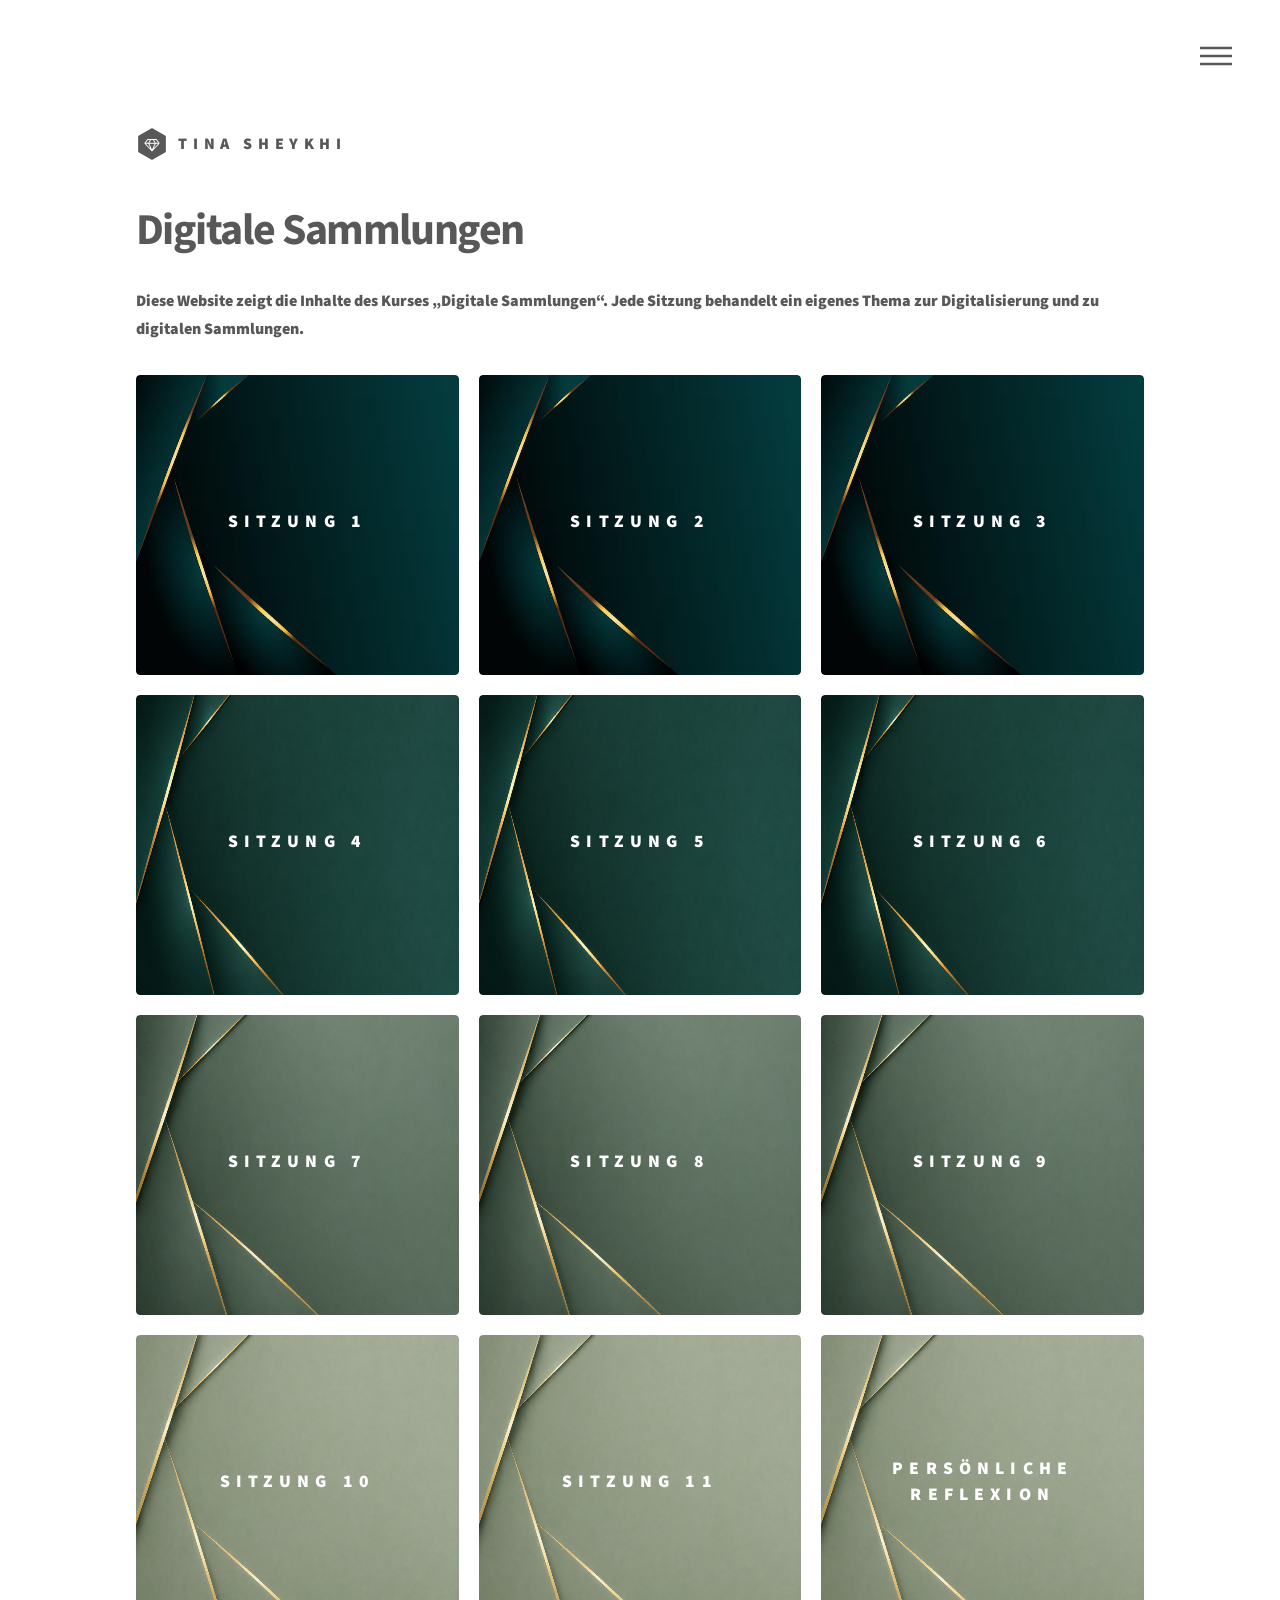
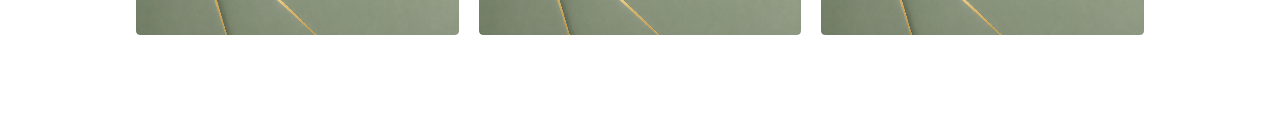
<file: index.html>
<!DOCTYPE HTML>
<!--
	Phantom by HTML5 UP
	html5up.net | @ajlkn
	Free for personal and commercial use under the CCA 3.0 license (html5up.net/license)
-->
<html lang="de">

<head>
	<title>Digitale Sammlungen</title>
	<meta charset="utf-8">
	<meta name="viewport" content="width=device-width, initial-scale=1">
	<link rel="stylesheet" href="assets/css/main.css">
	<noscript>
		<link rel="stylesheet" href="assets/css/noscript.css">
	</noscript>
</head>

<body class="is-preload">
	<!-- Wrapper -->
	<div id="wrapper">

		<!-- Header -->
		<header id="header">
			<div class="inner">

				<!-- Logo -->
				<a href="index.html" class="logo">
					<span class="symbol"><img src="images/logo.svg" alt=""></span><span class="title">Tina Sheykhi</span>
				</a>

				<!-- Nav -->
				<nav>
					<ul>
						<li><a href="#menu">Menu</a></li>
					</ul>
				</nav>

			</div>
		</header>

		<!-- Menu -->
		<nav id="menu">
			<h2>Menu</h2>
			<ul>
				<li><a href="index.html">Home</a></li>
				<li><a href="generic.html">Ipsum veroeros</a></li>
				<li><a href="generic.html">Tempus etiam</a></li>
				<li><a href="generic.html">Consequat dolor</a></li>
				<li><a href="elements.html">Elements</a></li>
			</ul>
		</nav>

		<!-- Main -->
		<div id="main">
			<div class="inner">
				<header>
					<h1>Digitale Sammlungen<br></h1>
					<p><b>Diese Website zeigt die Inhalte des Kurses „Digitale Sammlungen“. Jede Sitzung behandelt ein
							eigenes Thema zur Digitalisierung und zu digitalen Sammlungen.</b></p>
				</header>
				<div class="tiles">
					<article class="style1">
						<span class="image">
							<img src="images/green.avif" alt="">
						</span>
						<a href="sitzung1.html">
							<h2>Sitzung 1</h2>
							<div class="content">
								<p>Grundlagen digitaler Sammlungen</p>
							</div>
						</a>
					</article>

					<article class="style2">
						<span class="image">
							<img src="images/green.avif" alt="">
						</span>
						<a href="sitzung2.html">
							<h2>Sitzung 2</h2>
							<div class="content">
								<p>Prometheus</p>
							</div>
						</a>
					</article>


					<article class="style3">
						<span class="image">
							<img src="images/green.avif" alt="">
						</span>
						<a href="sitzung3.html">
							<h2> Sitzung 3</h2>
							<div class="content">
								<p> Digitale Objekte und Repositorien </p>
							</div>
						</a>
					</article>


					<article class="style4">
						<span class="image">
							<img src="images/green2.png" alt="">
						</span>
						<a href="sitzung4.html">
							<h2> Sitzung 4</h2>
							<div class="content">
								<p>Forschungsdatenmanagement</p>
							</div>
						</a>
					</article>


					<article class="style5">
						<span class="image">
							<img src="images/green2.png" alt="">
						</span>
						<a href="sitzung5.html">
							<h2>Sitzung 5</h2>
							<div class="content">
								<p>Verständnis der Vergangenheit und KI</p>
							</div>
						</a>
					</article>


					<article class="style6">
						<span class="image">
							<img src="images/green2.png" alt="">
						</span>
						<a href="sitzung6.html">
							<h2>Sitzung 6</h2>
							<div class="content">
								<p>CAVE am ITCC und Virtual Reality</p>
							</div>
						</a>
					</article>



					<article class="style2">
						<span class="image">
							<img src="images/green3.png" alt="">
						</span>
						<a href="sitzung7.html">
							<h2>Sitzung 7</h2>
							<div class="content">
								<p>Digitale Editionen und Losbücher</p>
							</div>
						</a>
					</article>



					<article class="style3">
						<span class="image">
							<img src="images/green3.png" alt="">
						</span>
						<a href="sitzung8.html">
							<h2>Sitzung 8</h2>
							<div class="content">
								<p>Digitale Repositorien und Software</p>
							</div>
						</a>
					</article>



					<article class="style1">
						<span class="image">
							<img src="images/green3.png" alt="">
						</span>
						<a href="sitzung9.html">
							<h2>Sitzung 9</h2>
							<div class="content">
								<p>3D-Modelle in der Archäologie</p>
							</div>
						</a>
					</article>



					<article class="style5">
						<span class="image">
							<img src="images/green4.png" alt="">
						</span>
						<a href="sitzung10.html">
							<h2>Sitzung 10</h2>
							<div class="content">
								<p>Digitalisierungszentrum der USB Köln</p>

							</div>
						</a>
					</article>



					<article class="style6">
						<span class="image">
							<img src="images/green4.png" alt="">
						</span>
						<a href="sitzung11.html">
							<h2>Sitzung 11</h2>
							<div class="content">
								<p>Digitalisierung der Theaterwissenschaftlichen Sammlung im Schloss Wahn</p>
							</div>
						</a>
					</article>



					<article class="style4">
						<span class="image">
							<img src="images/green4.png" alt="">
						</span>
						<a href="Reflexion.html">
							<h2>Persönliche Reflexion</h2>
							<div class="content">
								<p>Was ich aus dem Seminar mitgenommen habe</p>
							</div>
						</a>
					</article>
				</div>
			</div>
		</div>


	</div>

	<!-- Scripts -->
	<script src="assets/js/jquery.min.js"></script>
	<script src="assets/js/browser.min.js"></script>
	<script src="assets/js/breakpoints.min.js"></script>
	<script src="assets/js/util.js"></script>
	<script src="assets/js/main.js"></script>

</body>

</html>
</file>
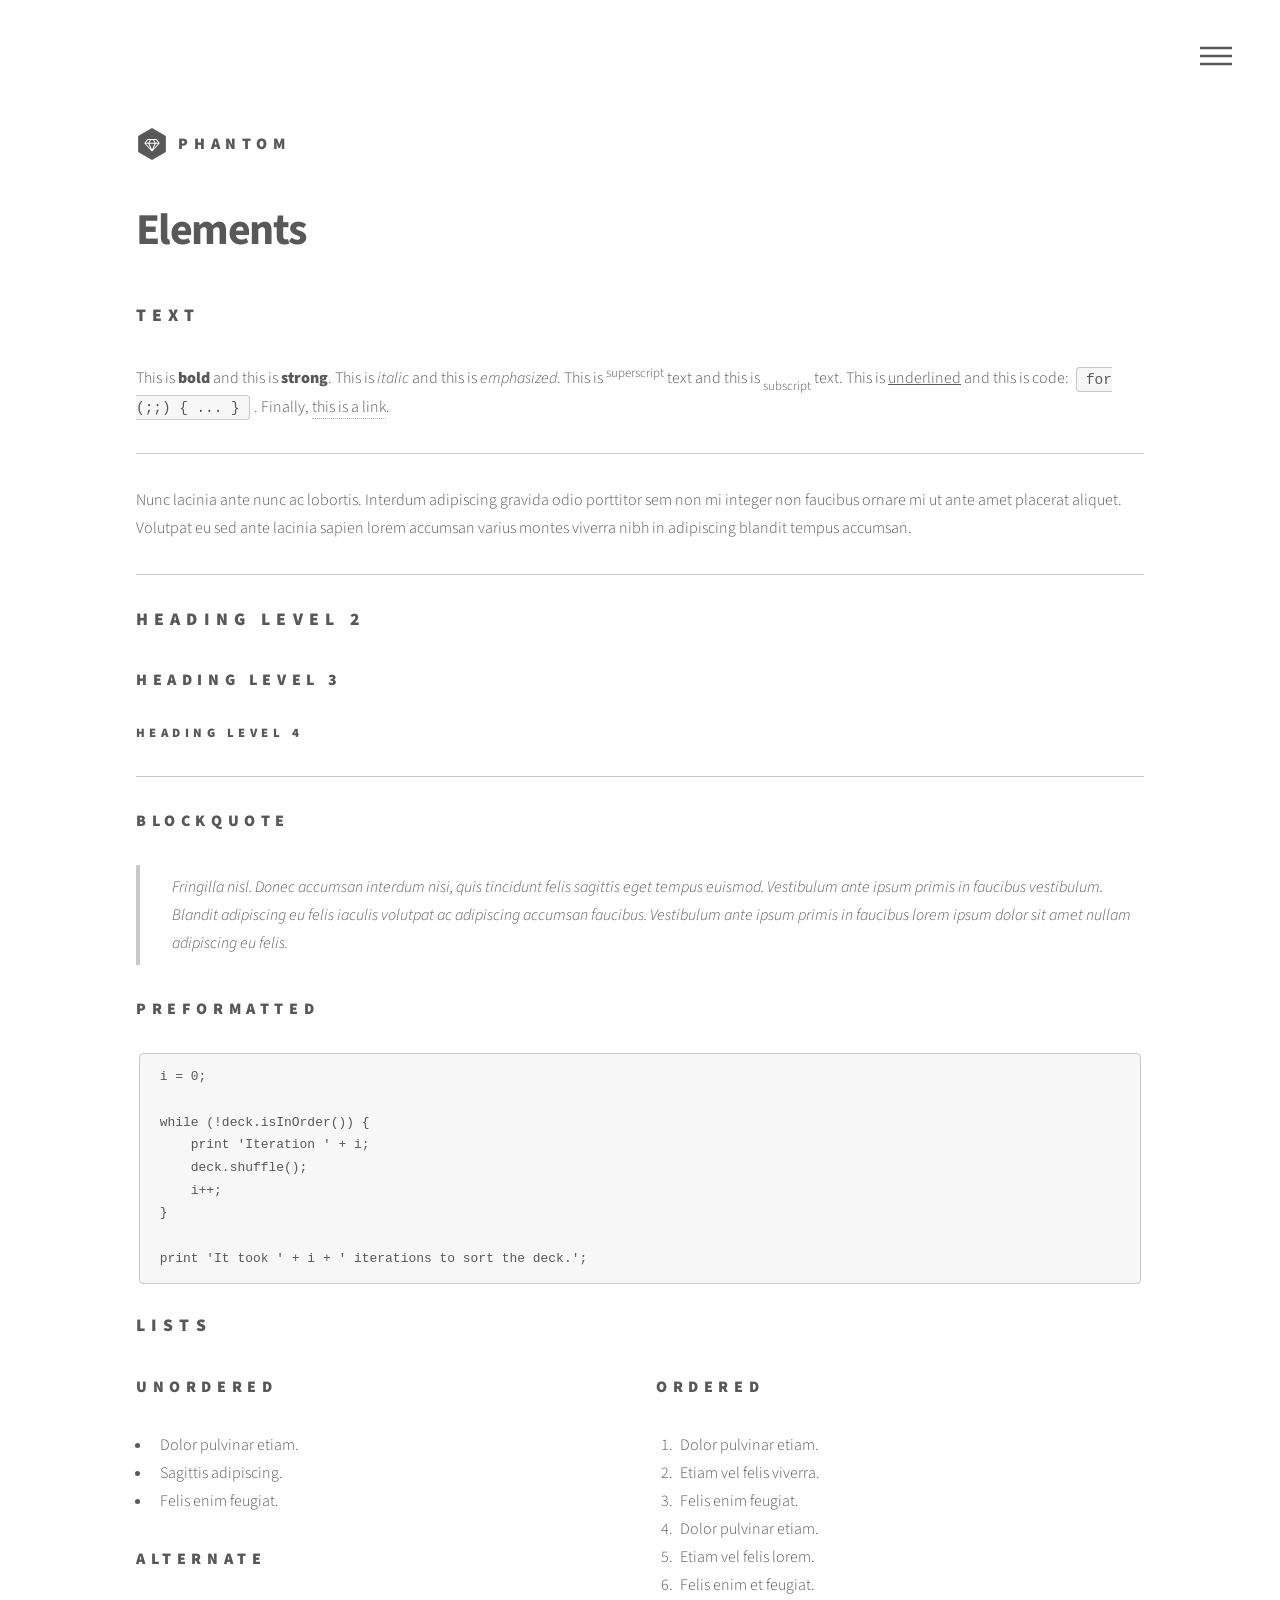
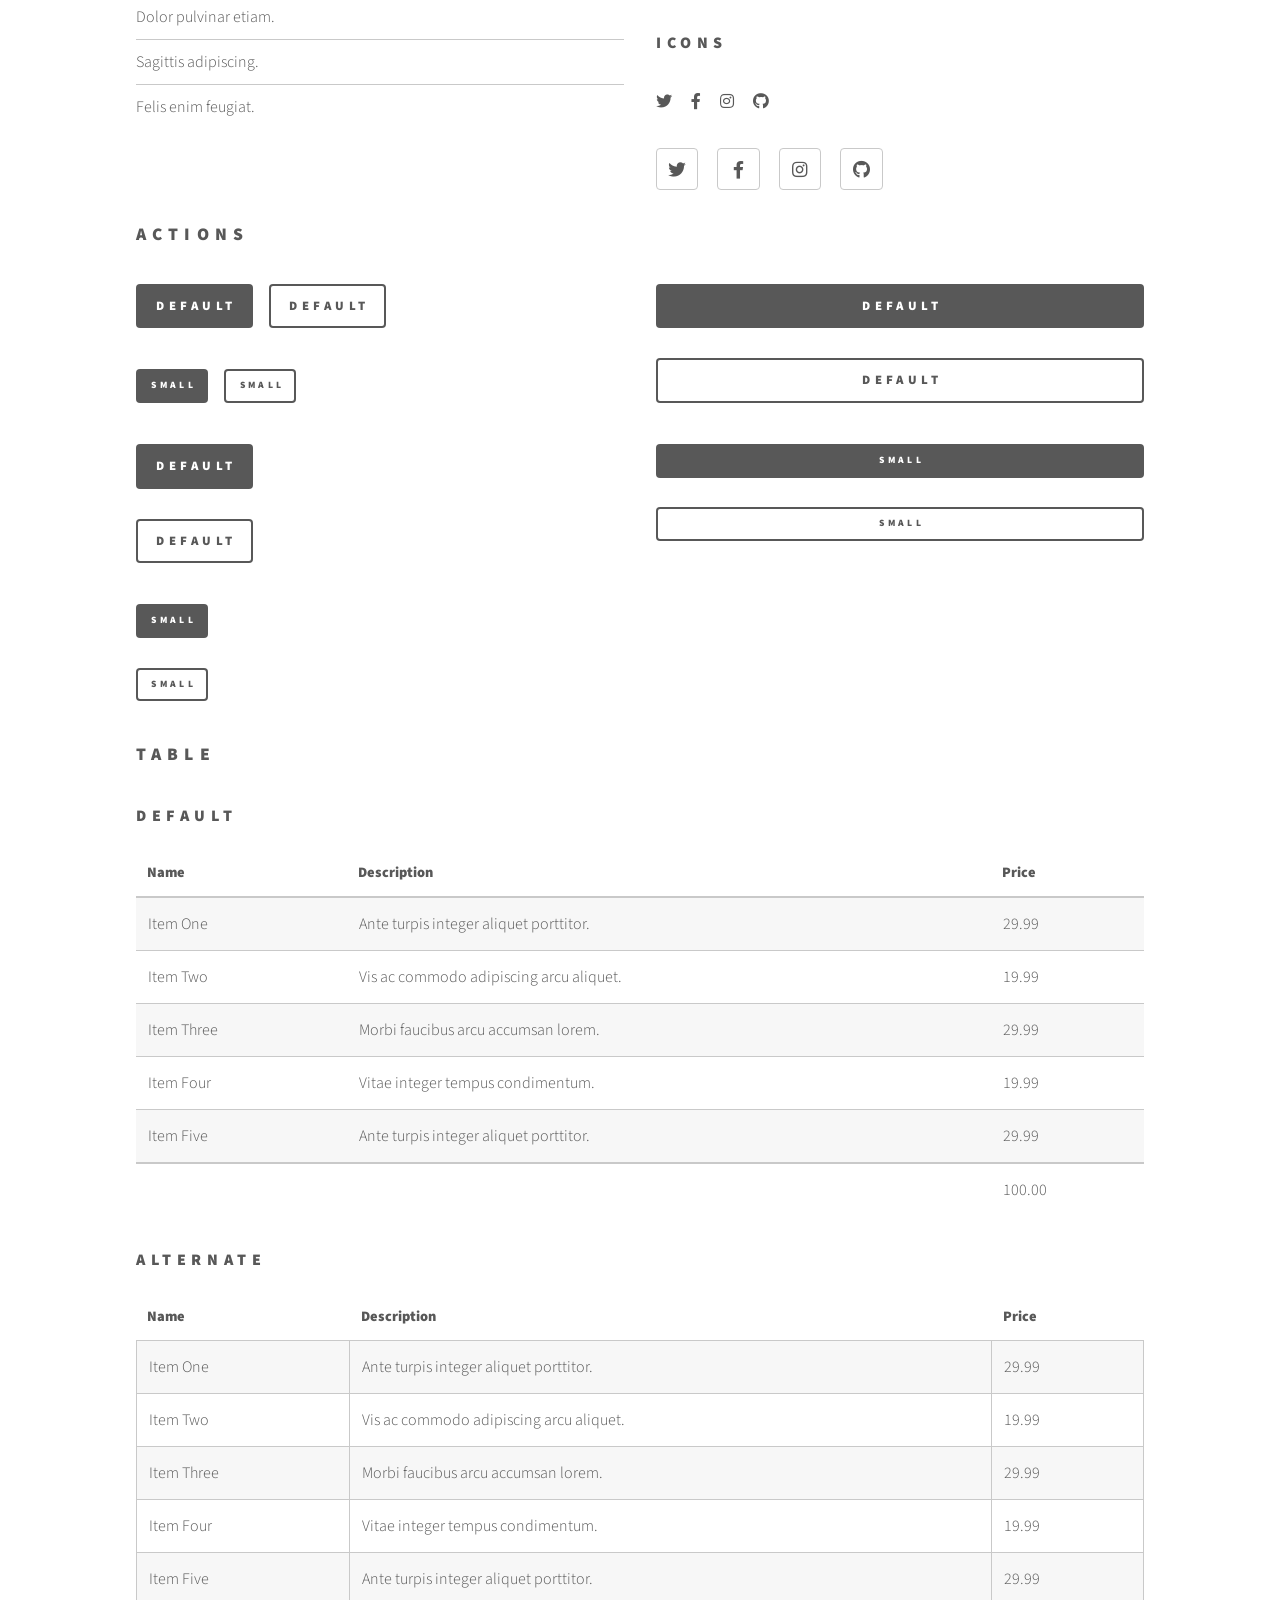
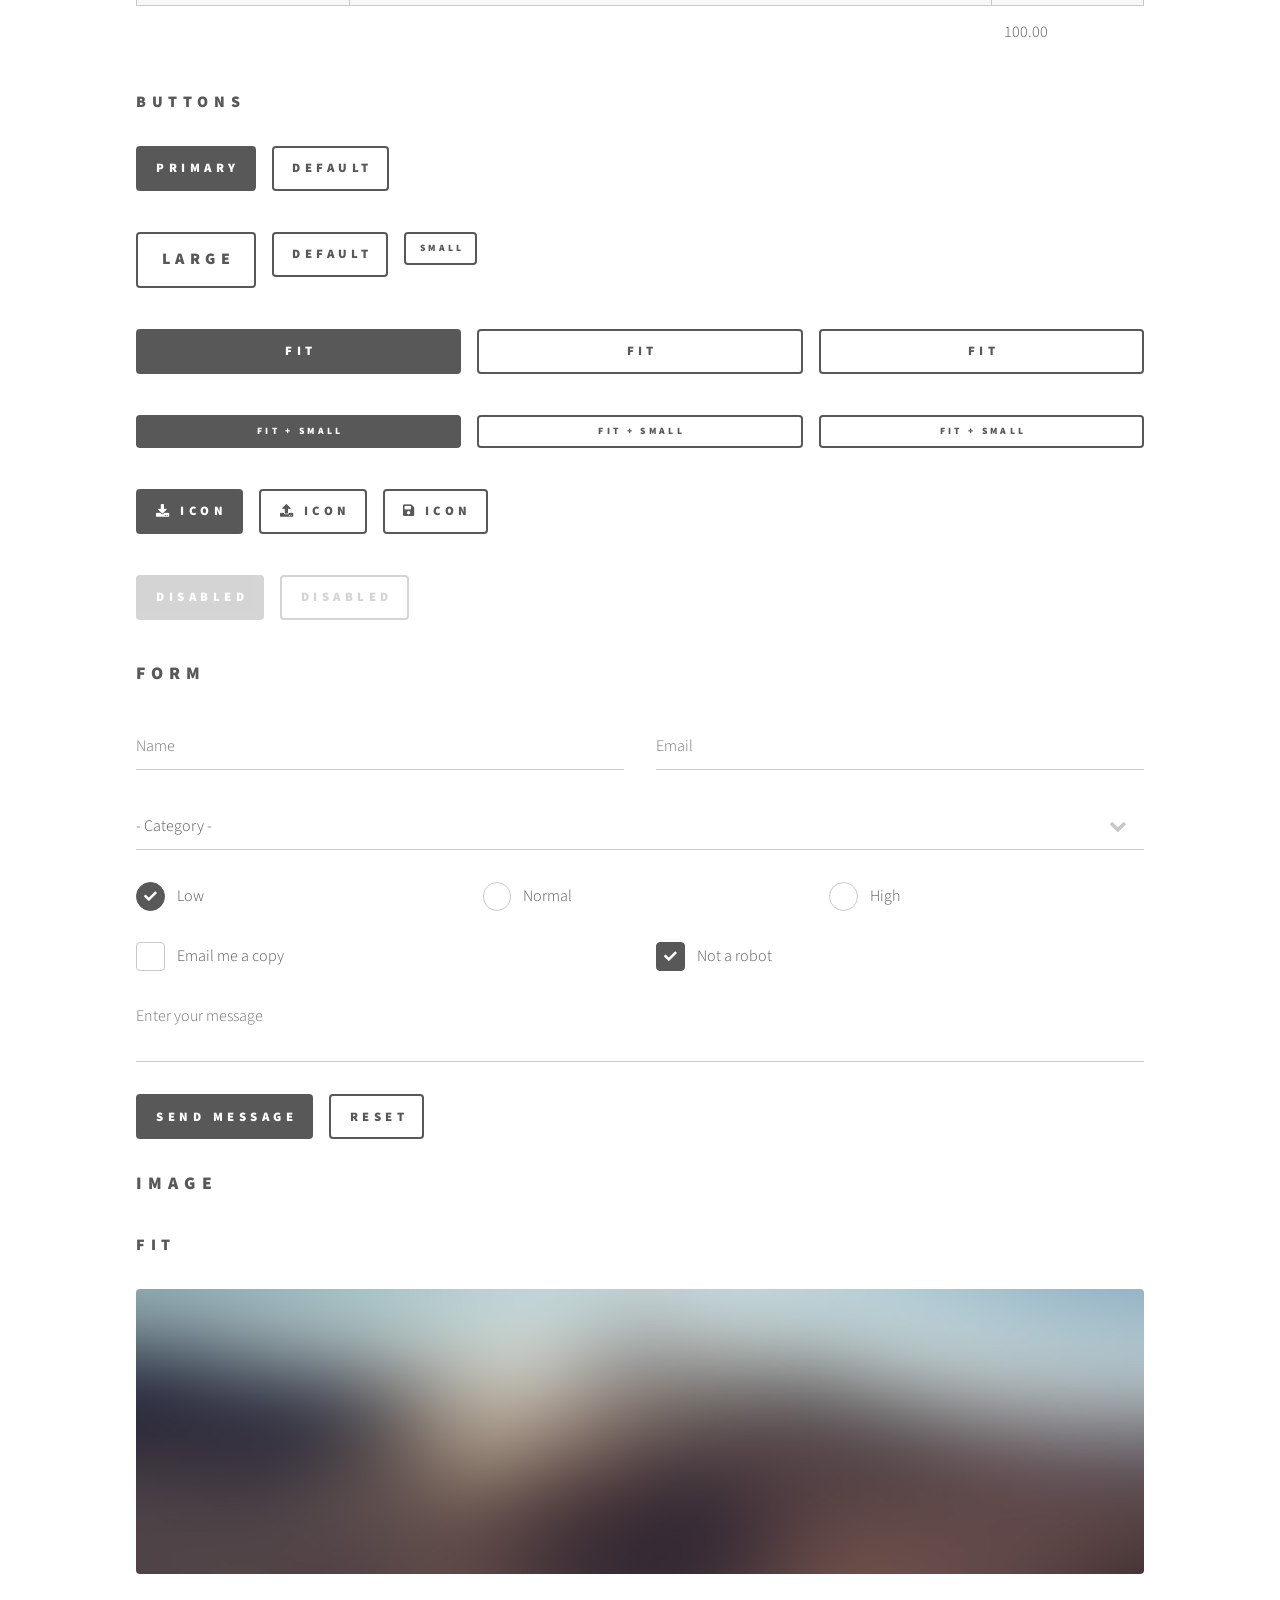
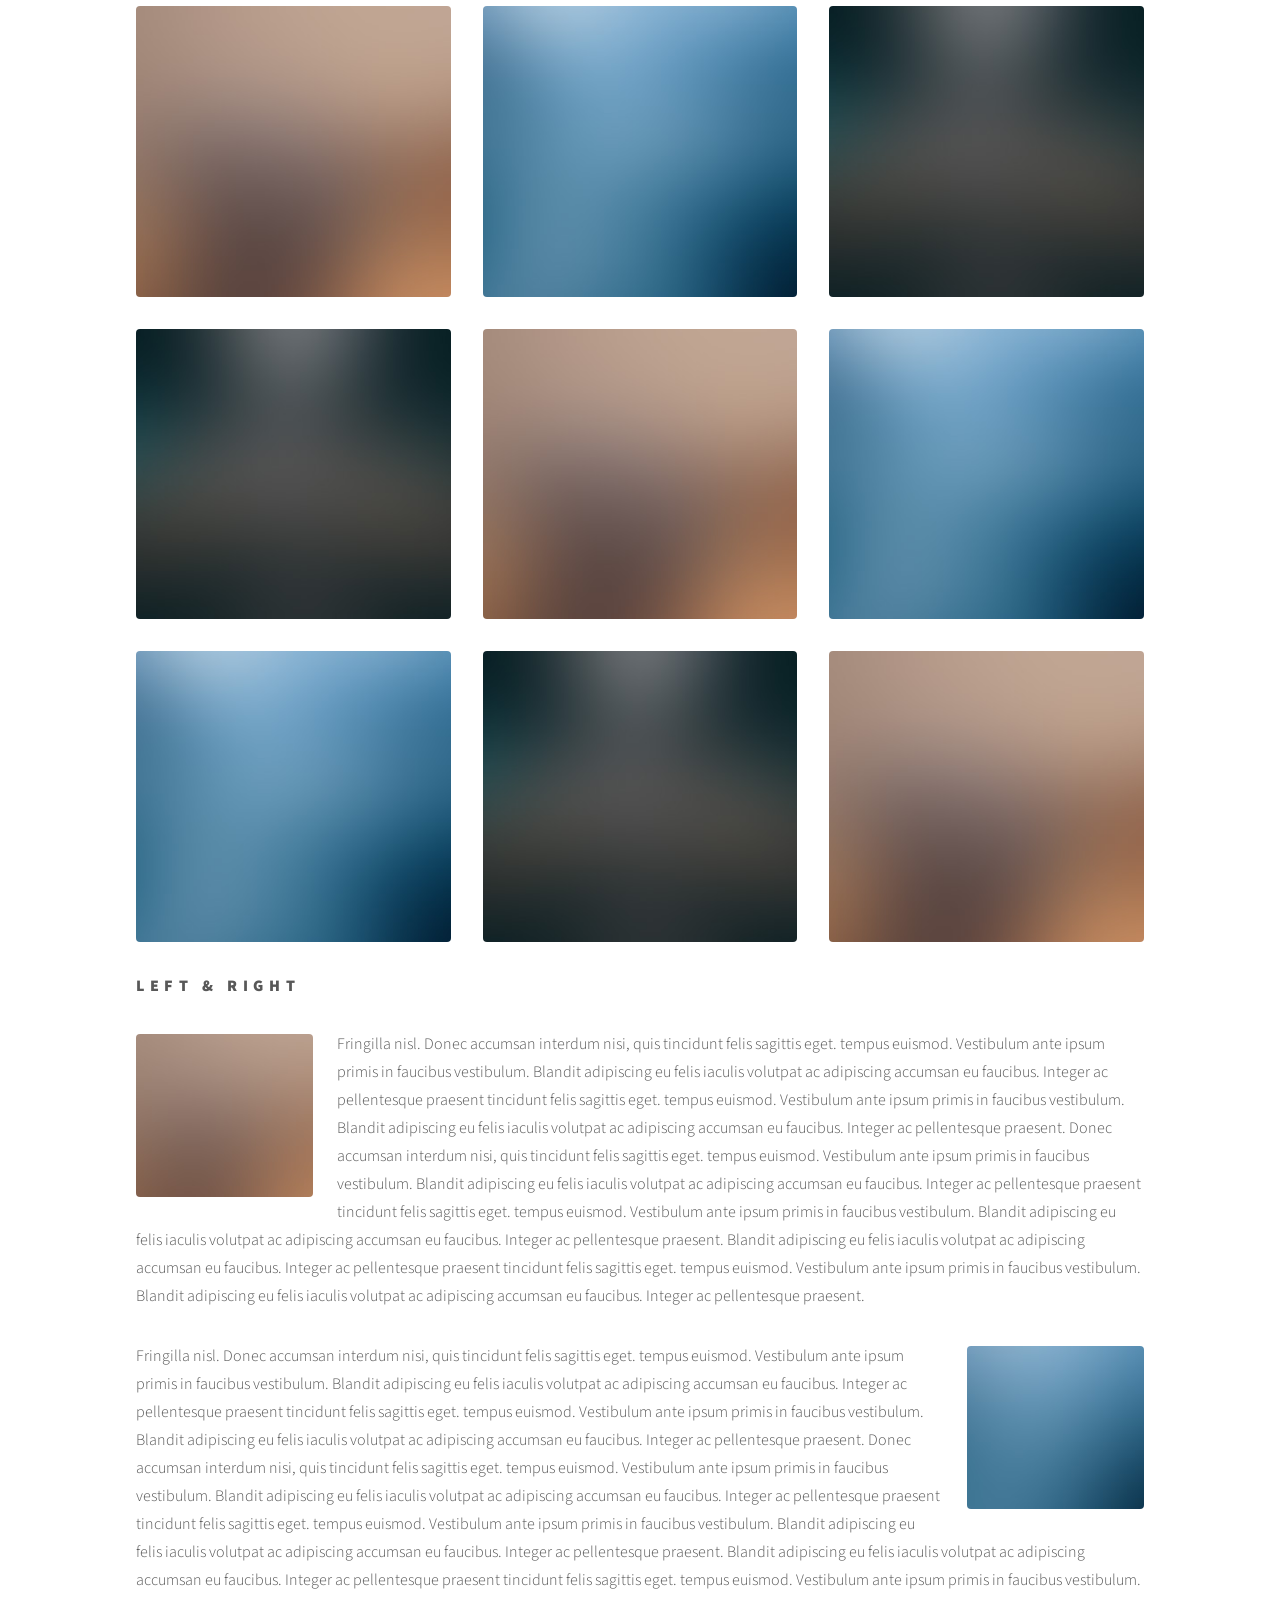
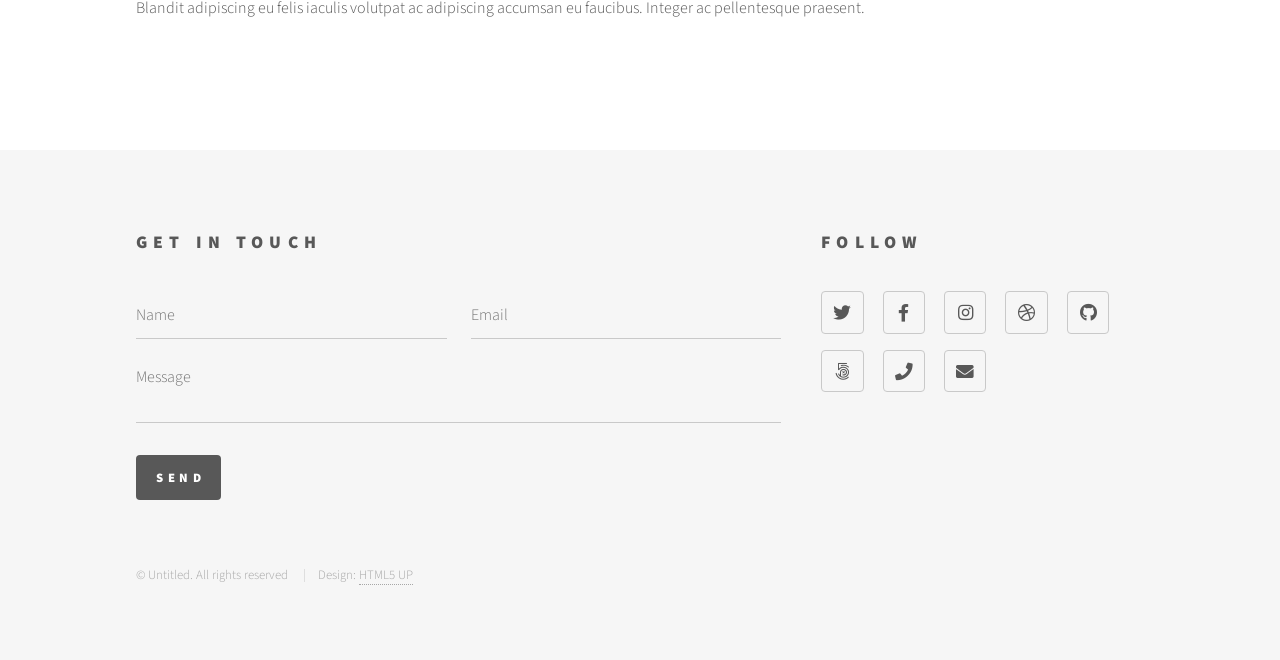
<file: elements.html>
<!DOCTYPE HTML>
<!--
	Phantom by HTML5 UP
	html5up.net | @ajlkn
	Free for personal and commercial use under the CCA 3.0 license (html5up.net/license)
-->
<html lang="de">

<head>
	<title>Elements - Phantom by HTML5 UP</title>
	<meta charset="utf-8">
	<meta name="viewport" content="width=device-width, initial-scale=1">
	<link rel="stylesheet" href="assets/css/main.css">
	<noscript>
		<link rel="stylesheet" href="assets/css/noscript.css">
	</noscript>
</head>

<body class="is-preload">
	<!-- Wrapper -->
	<div id="wrapper">

		<!-- Header -->
		<header id="header">
			<div class="inner">

				<!-- Logo -->
				<a href="index.html" class="logo">
					<span class="symbol"><img src="images/logo.svg" alt=""></span><span class="title">Phantom</span>
				</a>

				<!-- Nav -->
				<nav>
					<ul>
						<li><a href="#menu">Menu</a></li>
					</ul>
				</nav>

			</div>
		</header>

		<!-- Menu -->
		<nav id="menu">
			<h2>Menu</h2>
			<ul>
				<li><a href="index.html">Home</a></li>
				<li><a href="generic.html">Ipsum veroeros</a></li>
				<li><a href="generic.html">Tempus etiam</a></li>
				<li><a href="generic.html">Consequat dolor</a></li>
				<li><a href="elements.html">Elements</a></li>
			</ul>
		</nav>

		<!-- Main -->
		<div id="main">
			<div class="inner">
				<h1>Elements</h1>

				<!-- Text -->
				<section>
					<h2>Text</h2>
					<p>This is <b>bold</b> and this is <strong>strong</strong>. This is <i>italic</i> and this is
						<em>emphasized</em>.
						This is <sup>superscript</sup> text and this is <sub>subscript</sub> text.
						This is <u>underlined</u> and this is code: <code>for (;;) { ... }</code>. Finally, <a
							href="#">this is a link</a>.
					</p>
					<hr>
					<p>Nunc lacinia ante nunc ac lobortis. Interdum adipiscing gravida odio porttitor sem non mi integer
						non faucibus ornare mi ut ante amet placerat aliquet. Volutpat eu sed ante lacinia sapien lorem
						accumsan varius montes viverra nibh in adipiscing blandit tempus accumsan.</p>
					<hr>
					<h2>Heading Level 2</h2>
					<h3>Heading Level 3</h3>
					<h4>Heading Level 4</h4>
					<hr>
					<h3>Blockquote</h3>
					<blockquote>Fringilla nisl. Donec accumsan interdum nisi, quis tincidunt felis sagittis eget tempus
						euismod. Vestibulum ante ipsum primis in faucibus vestibulum. Blandit adipiscing eu felis
						iaculis volutpat ac adipiscing accumsan faucibus. Vestibulum ante ipsum primis in faucibus lorem
						ipsum dolor sit amet nullam adipiscing eu felis.</blockquote>
					<h3>Preformatted</h3>
					<pre><code>i = 0;

while (!deck.isInOrder()) {
    print 'Iteration ' + i;
    deck.shuffle();
    i++;
}

print 'It took ' + i + ' iterations to sort the deck.';</code></pre>
				</section>

				<!-- Lists -->
				<section>
					<h2>Lists</h2>
					<div class="row">
						<div class="col-6 col-12-medium">
							<h3>Unordered</h3>
							<ul>
								<li>Dolor pulvinar etiam.</li>
								<li>Sagittis adipiscing.</li>
								<li>Felis enim feugiat.</li>
							</ul>
							<h3>Alternate</h3>
							<ul class="alt">
								<li>Dolor pulvinar etiam.</li>
								<li>Sagittis adipiscing.</li>
								<li>Felis enim feugiat.</li>
							</ul>
						</div>
						<div class="col-6 col-12-medium">
							<h3>Ordered</h3>
							<ol>
								<li>Dolor pulvinar etiam.</li>
								<li>Etiam vel felis viverra.</li>
								<li>Felis enim feugiat.</li>
								<li>Dolor pulvinar etiam.</li>
								<li>Etiam vel felis lorem.</li>
								<li>Felis enim et feugiat.</li>
							</ol>
							<h3>Icons</h3>
							<ul class="icons">
								<li><a href="#" class="icon brands style1 fa-twitter"><span
											class="label">Twitter</span></a></li>
								<li><a href="#" class="icon brands style1 fa-facebook-f"><span
											class="label">Facebook</span></a></li>
								<li><a href="#" class="icon brands style1 fa-instagram"><span
											class="label">Instagram</span></a></li>
								<li><a href="#" class="icon brands style1 fa-github"><span
											class="label">Github</span></a></li>
							</ul>
							<ul class="icons">
								<li><a href="#" class="icon brands style2 fa-twitter"><span
											class="label">Twitter</span></a></li>
								<li><a href="#" class="icon brands style2 fa-facebook-f"><span
											class="label">Facebook</span></a></li>
								<li><a href="#" class="icon brands style2 fa-instagram"><span
											class="label">Instagram</span></a></li>
								<li><a href="#" class="icon brands style2 fa-github"><span
											class="label">Github</span></a></li>
							</ul>
						</div>
					</div>
					<h2>Actions</h2>
					<div class="row">
						<div class="col-6 col-12-medium">
							<ul class="actions">
								<li><a href="#" class="button primary">Default</a></li>
								<li><a href="#" class="button">Default</a></li>
							</ul>
							<ul class="actions small">
								<li><a href="#" class="button primary small">Small</a></li>
								<li><a href="#" class="button small">Small</a></li>
							</ul>
							<ul class="actions stacked">
								<li><a href="#" class="button primary">Default</a></li>
								<li><a href="#" class="button">Default</a></li>
							</ul>
							<ul class="actions stacked">
								<li><a href="#" class="button primary small">Small</a></li>
								<li><a href="#" class="button small">Small</a></li>
							</ul>
						</div>
						<div class="col-6 col-12-medium">
							<ul class="actions stacked">
								<li><a href="#" class="button primary fit">Default</a></li>
								<li><a href="#" class="button fit">Default</a></li>
							</ul>
							<ul class="actions stacked">
								<li><a href="#" class="button primary small fit">Small</a></li>
								<li><a href="#" class="button small fit">Small</a></li>
							</ul>
						</div>
					</div>
				</section>

				<!-- Table -->
				<section>
					<h2>Table</h2>
					<h3>Default</h3>
					<div class="table-wrapper">
						<table>
							<thead>
								<tr>
									<th>Name</th>
									<th>Description</th>
									<th>Price</th>
								</tr>
							</thead>
							<tbody>
								<tr>
									<td>Item One</td>
									<td>Ante turpis integer aliquet porttitor.</td>
									<td>29.99</td>
								</tr>
								<tr>
									<td>Item Two</td>
									<td>Vis ac commodo adipiscing arcu aliquet.</td>
									<td>19.99</td>
								</tr>
								<tr>
									<td>Item Three</td>
									<td> Morbi faucibus arcu accumsan lorem.</td>
									<td>29.99</td>
								</tr>
								<tr>
									<td>Item Four</td>
									<td>Vitae integer tempus condimentum.</td>
									<td>19.99</td>
								</tr>
								<tr>
									<td>Item Five</td>
									<td>Ante turpis integer aliquet porttitor.</td>
									<td>29.99</td>
								</tr>
							</tbody>
							<tfoot>
								<tr>
									<td colspan="2"></td>
									<td>100.00</td>
								</tr>
							</tfoot>
						</table>
					</div>

					<h3>Alternate</h3>
					<div class="table-wrapper">
						<table class="alt">
							<thead>
								<tr>
									<th>Name</th>
									<th>Description</th>
									<th>Price</th>
								</tr>
							</thead>
							<tbody>
								<tr>
									<td>Item One</td>
									<td>Ante turpis integer aliquet porttitor.</td>
									<td>29.99</td>
								</tr>
								<tr>
									<td>Item Two</td>
									<td>Vis ac commodo adipiscing arcu aliquet.</td>
									<td>19.99</td>
								</tr>
								<tr>
									<td>Item Three</td>
									<td> Morbi faucibus arcu accumsan lorem.</td>
									<td>29.99</td>
								</tr>
								<tr>
									<td>Item Four</td>
									<td>Vitae integer tempus condimentum.</td>
									<td>19.99</td>
								</tr>
								<tr>
									<td>Item Five</td>
									<td>Ante turpis integer aliquet porttitor.</td>
									<td>29.99</td>
								</tr>
							</tbody>
							<tfoot>
								<tr>
									<td colspan="2"></td>
									<td>100.00</td>
								</tr>
							</tfoot>
						</table>
					</div>
				</section>

				<!-- Buttons -->
				<section>
					<h3>Buttons</h3>
					<ul class="actions">
						<li><a href="#" class="button primary">Primary</a></li>
						<li><a href="#" class="button">Default</a></li>
					</ul>
					<ul class="actions">
						<li><a href="#" class="button large">Large</a></li>
						<li><a href="#" class="button">Default</a></li>
						<li><a href="#" class="button small">Small</a></li>
					</ul>
					<ul class="actions fit">
						<li><a href="#" class="button primary fit">Fit</a></li>
						<li><a href="#" class="button fit">Fit</a></li>
						<li><a href="#" class="button fit">Fit</a></li>
					</ul>
					<ul class="actions fit small">
						<li><a href="#" class="button primary fit small">Fit + Small</a></li>
						<li><a href="#" class="button fit small">Fit + Small</a></li>
						<li><a href="#" class="button fit small">Fit + Small</a></li>
					</ul>
					<ul class="actions">
						<li><a href="#" class="button primary icon solid fa-download">Icon</a></li>
						<li><a href="#" class="button icon solid fa-upload">Icon</a></li>
						<li><a href="#" class="button icon solid fa-save">Icon</a></li>
					</ul>
					<ul class="actions">
						<li><span class="button primary disabled">Disabled</span></li>
						<li><span class="button disabled">Disabled</span></li>
					</ul>
				</section>

				<!-- Form -->
				<section>
					<h2>Form</h2>
					<form method="post" action="#">
						<div class="row gtr-uniform">
							<div class="col-6 col-12-xsmall">
								<input type="text" name="demo-name" id="demo-name" value="" placeholder="Name">
							</div>
							<div class="col-6 col-12-xsmall">
								<input type="email" name="demo-email" id="demo-email" value="" placeholder="Email">
							</div>
							<div class="col-12">
								<select name="demo-category" id="demo-category">
									<option value="">- Category -</option>
									<option value="1">Manufacturing</option>
									<option value="1">Shipping</option>
									<option value="1">Administration</option>
									<option value="1">Human Resources</option>
								</select>
							</div>
							<div class="col-4 col-12-small">
								<input type="radio" id="demo-priority-low" name="demo-priority" checked>
								<label for="demo-priority-low">Low</label>
							</div>
							<div class="col-4 col-12-small">
								<input type="radio" id="demo-priority-normal" name="demo-priority">
								<label for="demo-priority-normal">Normal</label>
							</div>
							<div class="col-4 col-12-small">
								<input type="radio" id="demo-priority-high" name="demo-priority">
								<label for="demo-priority-high">High</label>
							</div>
							<div class="col-6 col-12-small">
								<input type="checkbox" id="demo-copy" name="demo-copy">
								<label for="demo-copy">Email me a copy</label>
							</div>
							<div class="col-6 col-12-small">
								<input type="checkbox" id="demo-human" name="demo-human" checked>
								<label for="demo-human">Not a robot</label>
							</div>
							<div class="col-12">
								<textarea name="demo-message" id="demo-message" placeholder="Enter your message"
									rows="6"></textarea>
							</div>
							<div class="col-12">
								<ul class="actions">
									<li><input type="submit" value="Send Message" class="primary"></li>
									<li><input type="reset" value="Reset"></li>
								</ul>
							</div>
						</div>
					</form>
				</section>

				<!-- Image -->
				<section>
					<h2>Image</h2>
					<h3>Fit</h3>
					<div class="box alt">
						<div class="row gtr-uniform">
							<div class="col-12"><span class="image fit"><img src="images/pic13.jpg" alt=""></span></div>
							<div class="col-4"><span class="image fit"><img src="images/pic01.jpg" alt=""></span></div>
							<div class="col-4"><span class="image fit"><img src="images/pic02.jpg" alt=""></span></div>
							<div class="col-4"><span class="image fit"><img src="images/pic03.jpg" alt=""></span></div>
							<div class="col-4"><span class="image fit"><img src="images/pic03.jpg" alt=""></span></div>
							<div class="col-4"><span class="image fit"><img src="images/pic01.jpg" alt=""></span></div>
							<div class="col-4"><span class="image fit"><img src="images/pic02.jpg" alt=""></span></div>
							<div class="col-4"><span class="image fit"><img src="images/pic02.jpg" alt=""></span></div>
							<div class="col-4"><span class="image fit"><img src="images/pic03.jpg" alt=""></span></div>
							<div class="col-4"><span class="image fit"><img src="images/pic01.jpg" alt=""></span></div>
						</div>
					</div>
					<h3>Left &amp; Right</h3>
					<p><span class="image left"><img src="images/pic14.jpg" alt=""></span>Fringilla nisl. Donec accumsan
						interdum nisi, quis tincidunt felis sagittis eget. tempus euismod. Vestibulum ante ipsum primis
						in faucibus vestibulum. Blandit adipiscing eu felis iaculis volutpat ac adipiscing accumsan eu
						faucibus. Integer ac pellentesque praesent tincidunt felis sagittis eget. tempus euismod.
						Vestibulum ante ipsum primis in faucibus vestibulum. Blandit adipiscing eu felis iaculis
						volutpat ac adipiscing accumsan eu faucibus. Integer ac pellentesque praesent. Donec accumsan
						interdum nisi, quis tincidunt felis sagittis eget. tempus euismod. Vestibulum ante ipsum primis
						in faucibus vestibulum. Blandit adipiscing eu felis iaculis volutpat ac adipiscing accumsan eu
						faucibus. Integer ac pellentesque praesent tincidunt felis sagittis eget. tempus euismod.
						Vestibulum ante ipsum primis in faucibus vestibulum. Blandit adipiscing eu felis iaculis
						volutpat ac adipiscing accumsan eu faucibus. Integer ac pellentesque praesent. Blandit
						adipiscing eu felis iaculis volutpat ac adipiscing accumsan eu faucibus. Integer ac pellentesque
						praesent tincidunt felis sagittis eget. tempus euismod. Vestibulum ante ipsum primis in faucibus
						vestibulum. Blandit adipiscing eu felis iaculis volutpat ac adipiscing accumsan eu faucibus.
						Integer ac pellentesque praesent.</p>
					<p><span class="image right"><img src="images/pic15.jpg" alt=""></span>Fringilla nisl. Donec
						accumsan interdum nisi, quis tincidunt felis sagittis eget. tempus euismod. Vestibulum ante
						ipsum primis in faucibus vestibulum. Blandit adipiscing eu felis iaculis volutpat ac adipiscing
						accumsan eu faucibus. Integer ac pellentesque praesent tincidunt felis sagittis eget. tempus
						euismod. Vestibulum ante ipsum primis in faucibus vestibulum. Blandit adipiscing eu felis
						iaculis volutpat ac adipiscing accumsan eu faucibus. Integer ac pellentesque praesent. Donec
						accumsan interdum nisi, quis tincidunt felis sagittis eget. tempus euismod. Vestibulum ante
						ipsum primis in faucibus vestibulum. Blandit adipiscing eu felis iaculis volutpat ac adipiscing
						accumsan eu faucibus. Integer ac pellentesque praesent tincidunt felis sagittis eget. tempus
						euismod. Vestibulum ante ipsum primis in faucibus vestibulum. Blandit adipiscing eu felis
						iaculis volutpat ac adipiscing accumsan eu faucibus. Integer ac pellentesque praesent. Blandit
						adipiscing eu felis iaculis volutpat ac adipiscing accumsan eu faucibus. Integer ac pellentesque
						praesent tincidunt felis sagittis eget. tempus euismod. Vestibulum ante ipsum primis in faucibus
						vestibulum. Blandit adipiscing eu felis iaculis volutpat ac adipiscing accumsan eu faucibus.
						Integer ac pellentesque praesent.</p>
				</section>

			</div>
		</div>

		<!-- Footer -->
		<footer id="footer">
			<div class="inner">
				<section>
					<h2>Get in touch</h2>
					<form method="post" action="#">
						<div class="fields">
							<div class="field half">
								<input type="text" name="name" id="name" placeholder="Name">
							</div>
							<div class="field half">
								<input type="email" name="email" id="email" placeholder="Email">
							</div>
							<div class="field">
								<textarea name="message" id="message" placeholder="Message"></textarea>
							</div>
						</div>
						<ul class="actions">
							<li><input type="submit" value="Send" class="primary"></li>
						</ul>
					</form>
				</section>
				<section>
					<h2>Follow</h2>
					<ul class="icons">
						<li><a href="#" class="icon brands style2 fa-twitter"><span class="label">Twitter</span></a>
						</li>
						<li><a href="#" class="icon brands style2 fa-facebook-f"><span class="label">Facebook</span></a>
						</li>
						<li><a href="#" class="icon brands style2 fa-instagram"><span class="label">Instagram</span></a>
						</li>
						<li><a href="#" class="icon brands style2 fa-dribbble"><span class="label">Dribbble</span></a>
						</li>
						<li><a href="#" class="icon brands style2 fa-github"><span class="label">GitHub</span></a></li>
						<li><a href="#" class="icon brands style2 fa-500px"><span class="label">500px</span></a></li>
						<li><a href="#" class="icon solid style2 fa-phone"><span class="label">Phone</span></a></li>
						<li><a href="#" class="icon solid style2 fa-envelope"><span class="label">Email</span></a></li>
					</ul>
				</section>
				<ul class="copyright">
					<li>&copy; Untitled. All rights reserved</li>
					<li>Design: <a href="http://html5up.net">HTML5 UP</a></li>
				</ul>
			</div>
		</footer>

	</div>

	<!-- Scripts -->
	<script src="assets/js/jquery.min.js"></script>
	<script src="assets/js/browser.min.js"></script>
	<script src="assets/js/breakpoints.min.js"></script>
	<script src="assets/js/util.js"></script>
	<script src="assets/js/main.js"></script>

</body>

</html>
</file>
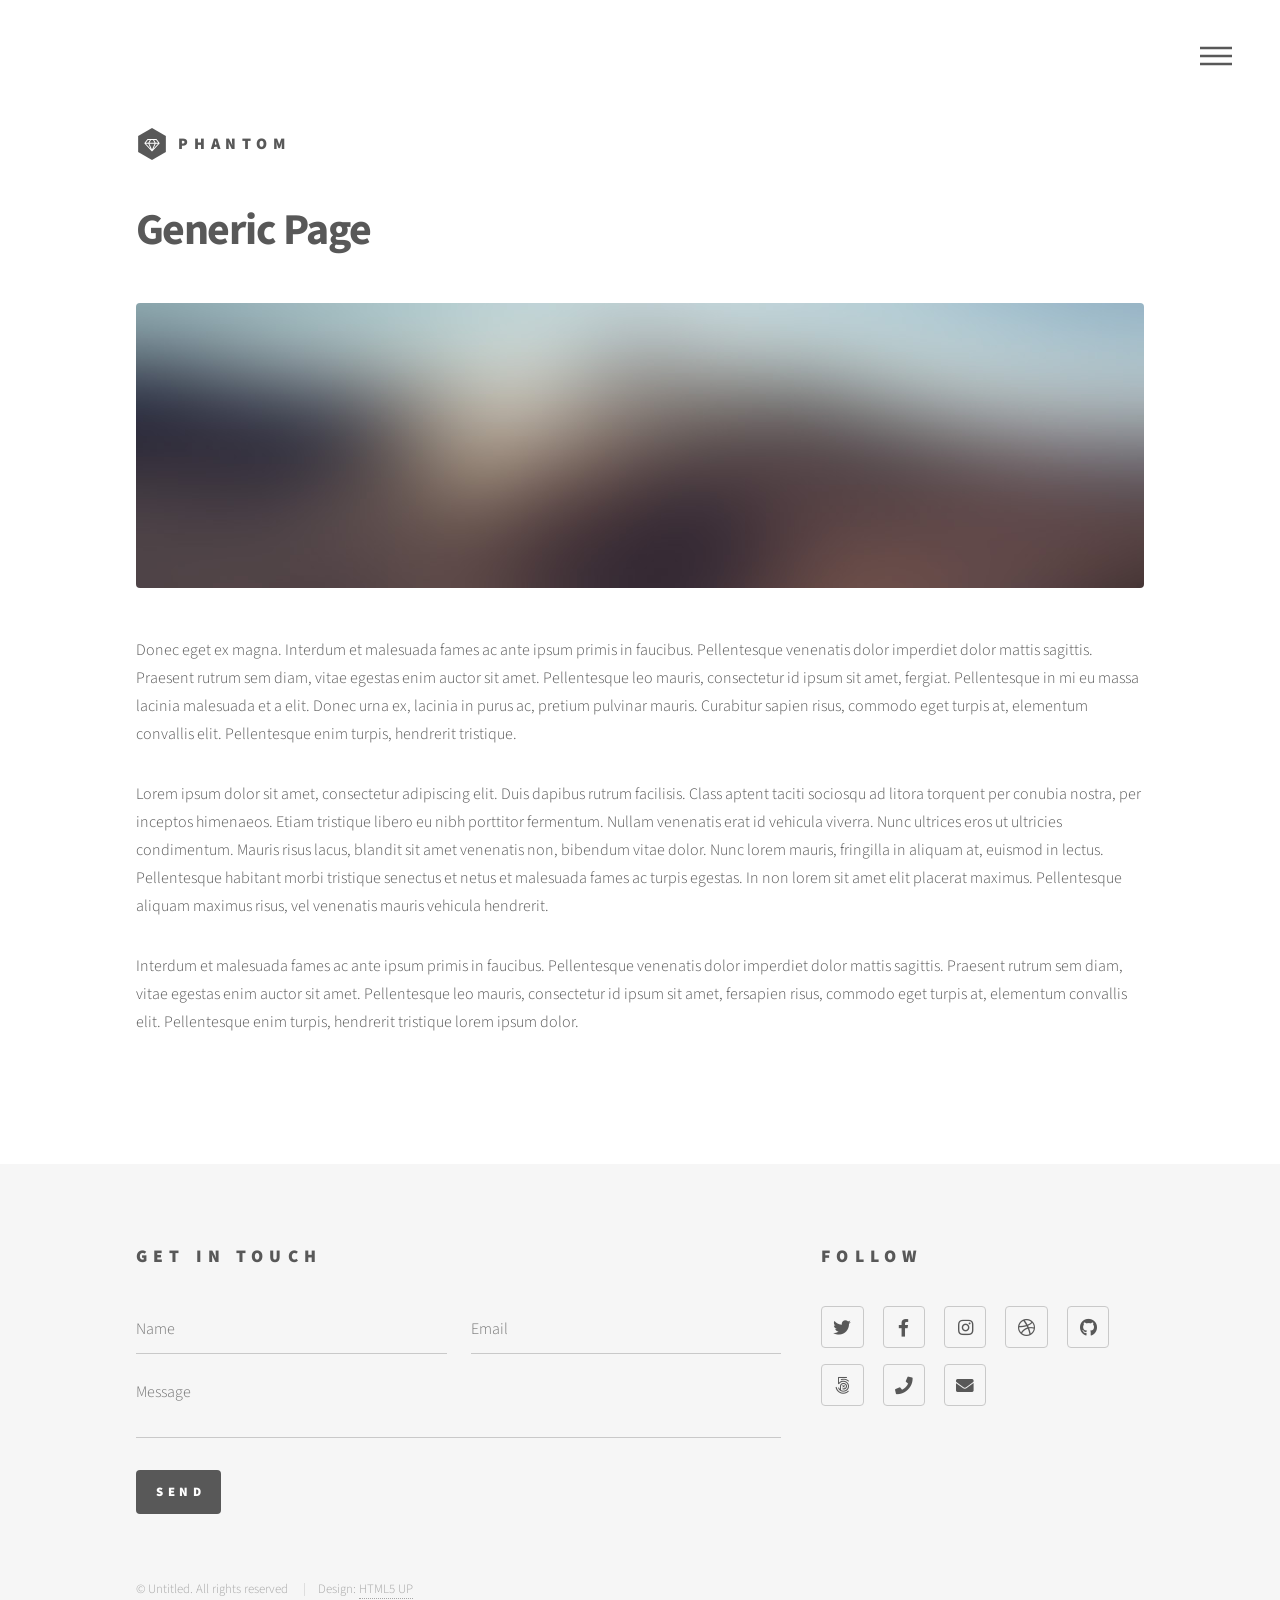
<file: generic.html>
<!DOCTYPE HTML>
<!--
	Phantom by HTML5 UP
	html5up.net | @ajlkn
	Free for personal and commercial use under the CCA 3.0 license (html5up.net/license)
-->
<html lang="de">

<head>
	<title>Generic - Phantom by HTML5 UP</title>
	<meta charset="utf-8">
	<meta name="viewport" content="width=device-width, initial-scale=1">
	<link rel="stylesheet" href="assets/css/main.css">
	<noscript>
		<link rel="stylesheet" href="assets/css/noscript.css">
	</noscript>
</head>

<body class="is-preload">
	<!-- Wrapper -->
	<div id="wrapper">

		<!-- Header -->
		<header id="header">
			<div class="inner">

				<!-- Logo -->
				<a href="index.html" class="logo">
					<span class="symbol"><img src="images/logo.svg" alt=""></span><span class="title">Phantom</span>
				</a>

				<!-- Nav -->
				<nav>
					<ul>
						<li><a href="#menu">Menu</a></li>
					</ul>
				</nav>

			</div>
		</header>

		<!-- Menu -->
		<nav id="menu">
			<h2>Menu</h2>
			<ul>
				<li><a href="index.html">Home</a></li>
				<li><a href="generic.html">Ipsum veroeros</a></li>
				<li><a href="generic.html">Tempus etiam</a></li>
				<li><a href="generic.html">Consequat dolor</a></li>
				<li><a href="elements.html">Elements</a></li>
			</ul>
		</nav>

		<!-- Main -->
		<div id="main">
			<div class="inner">
				<h1>Generic Page</h1>
				<span class="image main"><img src="images/pic13.jpg" alt=""></span>
				<p>Donec eget ex magna. Interdum et malesuada fames ac ante ipsum primis in faucibus. Pellentesque
					venenatis dolor imperdiet dolor mattis sagittis. Praesent rutrum sem diam, vitae egestas enim auctor
					sit amet. Pellentesque leo mauris, consectetur id ipsum sit amet, fergiat. Pellentesque in mi eu
					massa lacinia malesuada et a elit. Donec urna ex, lacinia in purus ac, pretium pulvinar mauris.
					Curabitur sapien risus, commodo eget turpis at, elementum convallis elit. Pellentesque enim turpis,
					hendrerit tristique.</p>
				<p>Lorem ipsum dolor sit amet, consectetur adipiscing elit. Duis dapibus rutrum facilisis. Class aptent
					taciti sociosqu ad litora torquent per conubia nostra, per inceptos himenaeos. Etiam tristique
					libero eu nibh porttitor fermentum. Nullam venenatis erat id vehicula viverra. Nunc ultrices eros ut
					ultricies condimentum. Mauris risus lacus, blandit sit amet venenatis non, bibendum vitae dolor.
					Nunc lorem mauris, fringilla in aliquam at, euismod in lectus. Pellentesque habitant morbi tristique
					senectus et netus et malesuada fames ac turpis egestas. In non lorem sit amet elit placerat maximus.
					Pellentesque aliquam maximus risus, vel venenatis mauris vehicula hendrerit.</p>
				<p>Interdum et malesuada fames ac ante ipsum primis in faucibus. Pellentesque venenatis dolor imperdiet
					dolor mattis sagittis. Praesent rutrum sem diam, vitae egestas enim auctor sit amet. Pellentesque
					leo mauris, consectetur id ipsum sit amet, fersapien risus, commodo eget turpis at, elementum
					convallis elit. Pellentesque enim turpis, hendrerit tristique lorem ipsum dolor.</p>
			</div>
		</div>

		<!-- Footer -->
		<footer id="footer">
			<div class="inner">
				<section>
					<h2>Get in touch</h2>
					<form method="post" action="#">
						<div class="fields">
							<div class="field half">
								<input type="text" name="name" id="name" placeholder="Name">
							</div>
							<div class="field half">
								<input type="email" name="email" id="email" placeholder="Email">
							</div>
							<div class="field">
								<textarea name="message" id="message" placeholder="Message"></textarea>
							</div>
						</div>
						<ul class="actions">
							<li><input type="submit" value="Send" class="primary"></li>
						</ul>
					</form>
				</section>
				<section>
					<h2>Follow</h2>
					<ul class="icons">
						<li><a href="#" class="icon brands style2 fa-twitter"><span class="label">Twitter</span></a>
						</li>
						<li><a href="#" class="icon brands style2 fa-facebook-f"><span class="label">Facebook</span></a>
						</li>
						<li><a href="#" class="icon brands style2 fa-instagram"><span class="label">Instagram</span></a>
						</li>
						<li><a href="#" class="icon brands style2 fa-dribbble"><span class="label">Dribbble</span></a>
						</li>
						<li><a href="#" class="icon brands style2 fa-github"><span class="label">GitHub</span></a></li>
						<li><a href="#" class="icon brands style2 fa-500px"><span class="label">500px</span></a></li>
						<li><a href="#" class="icon solid style2 fa-phone"><span class="label">Phone</span></a></li>
						<li><a href="#" class="icon solid style2 fa-envelope"><span class="label">Email</span></a></li>
					</ul>
				</section>
				<ul class="copyright">
					<li>&copy; Untitled. All rights reserved</li>
					<li>Design: <a href="http://html5up.net">HTML5 UP</a></li>
				</ul>
			</div>
		</footer>

	</div>

	<!-- Scripts -->
	<script src="assets/js/jquery.min.js"></script>
	<script src="assets/js/browser.min.js"></script>
	<script src="assets/js/breakpoints.min.js"></script>
	<script src="assets/js/util.js"></script>
	<script src="assets/js/main.js"></script>

</body>

</html>
</file>
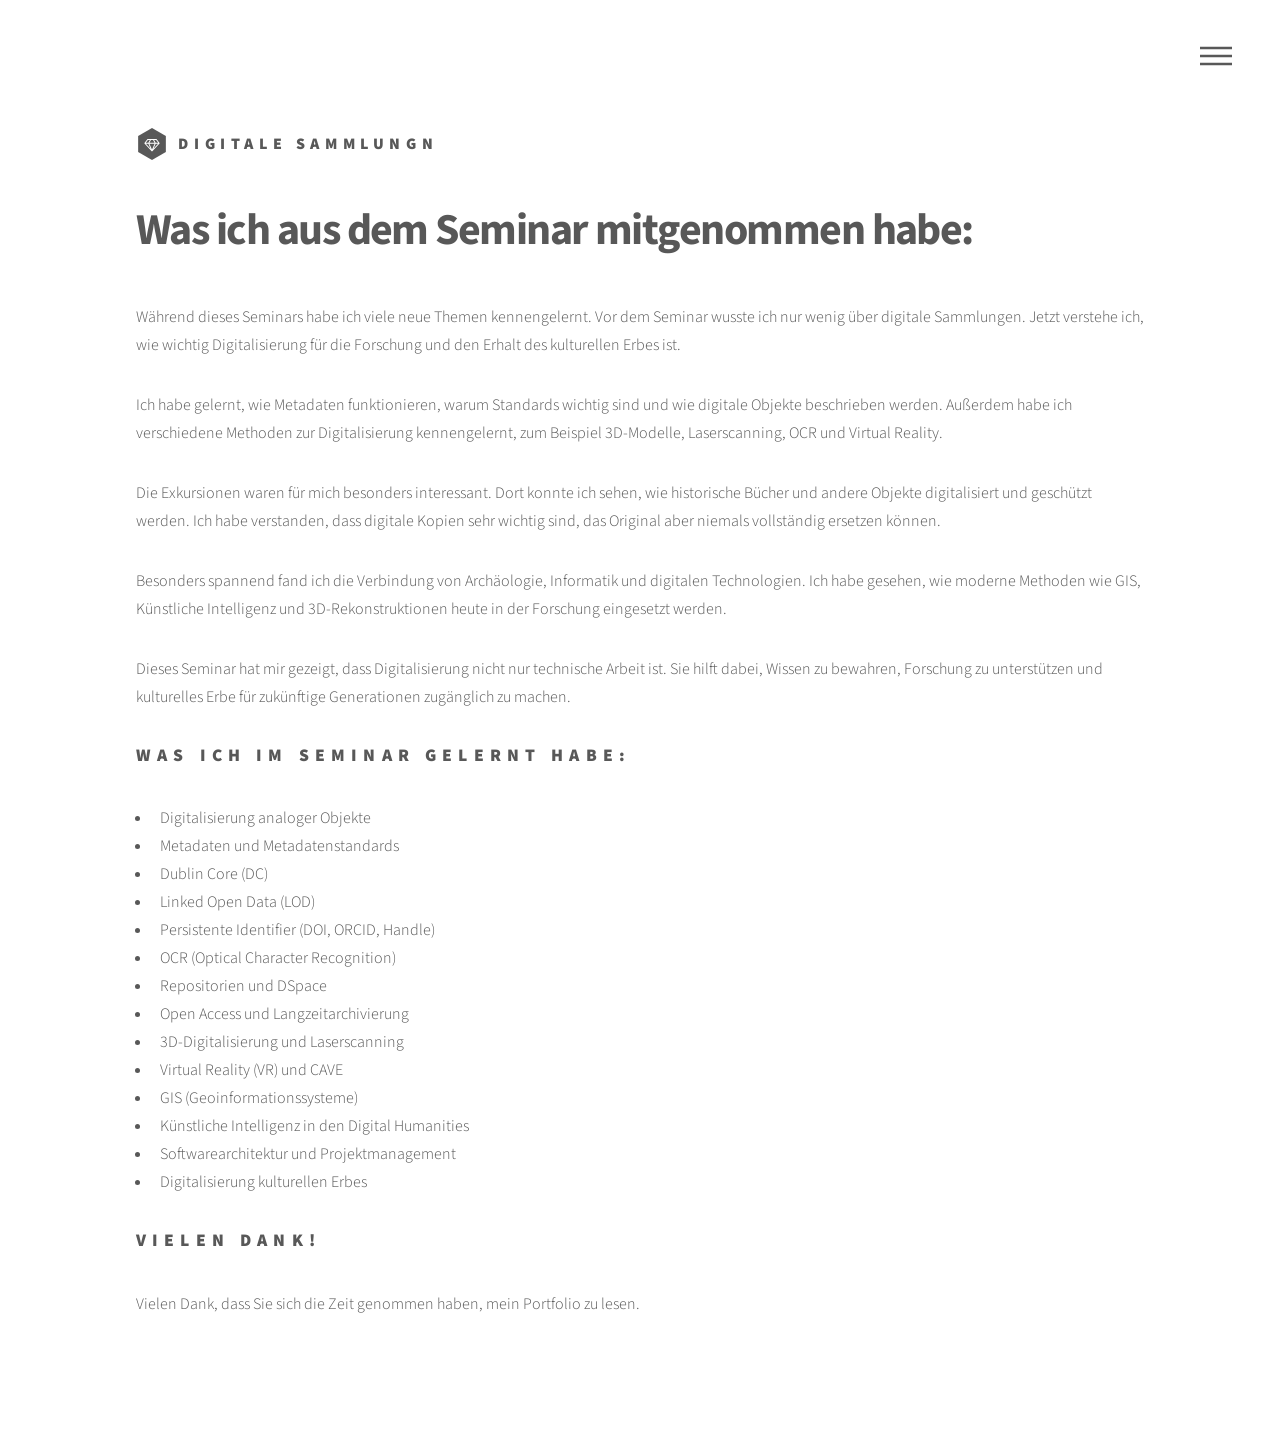
<file: Reflexion.html>
<!DOCTYPE HTML>
<!--
	Phantom by HTML5 UP
	html5up.net | @ajlkn
	Free for personal and commercial use under the CCA 3.0 license (html5up.net/license)
-->
<html lang="de">

<head>
	<title>Persönliche Reflexion</title>
	<meta charset="utf-8">
	<meta name="viewport" content="width=device-width, initial-scale=1">
	<link rel="stylesheet" href="assets/css/main.css">
	<noscript>
		<link rel="stylesheet" href="assets/css/noscript.css">
	</noscript>
</head>

<body class="is-preload">
	<!-- Wrapper -->
	<div id="wrapper">

		<!-- Header -->
		<header id="header">
			<div class="inner">

				<!-- Logo -->
				<a href="index.html" class="logo">
					<span class="symbol"><img src="images/logo.svg" alt=""></span><span class="title">Digitale
						Sammlungn</span>
				</a>

				<!-- Nav -->
				<nav>
					<ul>
						<li><a href="#menu">Menu</a></li>
					</ul>
				</nav>

			</div>
		</header>

		<!-- Menu -->
		<nav id="menu">
			<h2>Menu</h2>
			<ul>
				<li><a href="index.html">Home</a></li>
				<li><a href="generic.html">Ipsum veroeros</a></li>
				<li><a href="generic.html">Tempus etiam</a></li>
				<li><a href="generic.html">Consequat dolor</a></li>
				<li><a href="elements.html">Elements</a></li>
			</ul>
		</nav>

		<!-- Main -->
		<div id="main">
			<div class="inner">
				<h1>Was ich aus dem Seminar mitgenommen habe:</h1>
				<p>
					Während dieses Seminars habe ich viele neue Themen kennengelernt. Vor dem Seminar wusste ich nur
					wenig über digitale Sammlungen. Jetzt verstehe ich, wie wichtig Digitalisierung für die Forschung
					und den Erhalt des kulturellen Erbes ist.
				</p>

				<p>
					Ich habe gelernt, wie Metadaten funktionieren, warum Standards wichtig sind und wie digitale Objekte
					beschrieben werden. Außerdem habe ich verschiedene Methoden zur Digitalisierung kennengelernt, zum
					Beispiel 3D-Modelle, Laserscanning, OCR und Virtual Reality.
				</p>


				<p>
					Die Exkursionen waren für mich besonders interessant. Dort konnte ich sehen, wie historische Bücher
					und andere Objekte digitalisiert und geschützt werden. Ich habe verstanden, dass digitale Kopien
					sehr wichtig sind, das Original aber niemals vollständig ersetzen können.
				</p>



				<p>
					Besonders spannend fand ich die Verbindung von Archäologie, Informatik und digitalen Technologien.
					Ich habe gesehen, wie moderne Methoden wie GIS, Künstliche Intelligenz und 3D-Rekonstruktionen heute
					in der Forschung eingesetzt werden.
				</p>



				<p>
					Dieses Seminar hat mir gezeigt, dass Digitalisierung nicht nur technische Arbeit ist. Sie hilft
					dabei, Wissen zu bewahren, Forschung zu unterstützen und kulturelles Erbe für zukünftige
					Generationen zugänglich zu machen.
				</p>
				<h2>Was ich im Seminar gelernt habe:</h2>

				<ul>
					<li>Digitalisierung analoger Objekte</li>
					<li>Metadaten und Metadatenstandards</li>
					<li>Dublin Core (DC)</li>
					<li>Linked Open Data (LOD)</li>
					<li>Persistente Identifier (DOI, ORCID, Handle)</li>
					<li>OCR (Optical Character Recognition)</li>
					<li>Repositorien und DSpace</li>
					<li>Open Access und Langzeitarchivierung</li>
					<li>3D-Digitalisierung und Laserscanning</li>
					<li>Virtual Reality (VR) und CAVE</li>
					<li>GIS (Geoinformationssysteme)</li>
					<li>Künstliche Intelligenz in den Digital Humanities</li>
					<li>Softwarearchitektur und Projektmanagement</li>
					<li>Digitalisierung kulturellen Erbes</li>
				</ul>

				<h2>Vielen Dank!</h2>

				<p>Vielen Dank, dass Sie sich die Zeit genommen haben, mein Portfolio zu lesen.</p>

			</div>



		</div>

		<!-- Scripts -->
		<script src="assets/js/jquery.min.js"></script>
		<script src="assets/js/browser.min.js"></script>
		<script src="assets/js/breakpoints.min.js"></script>
		<script src="assets/js/util.js"></script>
		<script src="assets/js/main.js"></script>
	</div>

</body>

</html>
</file>
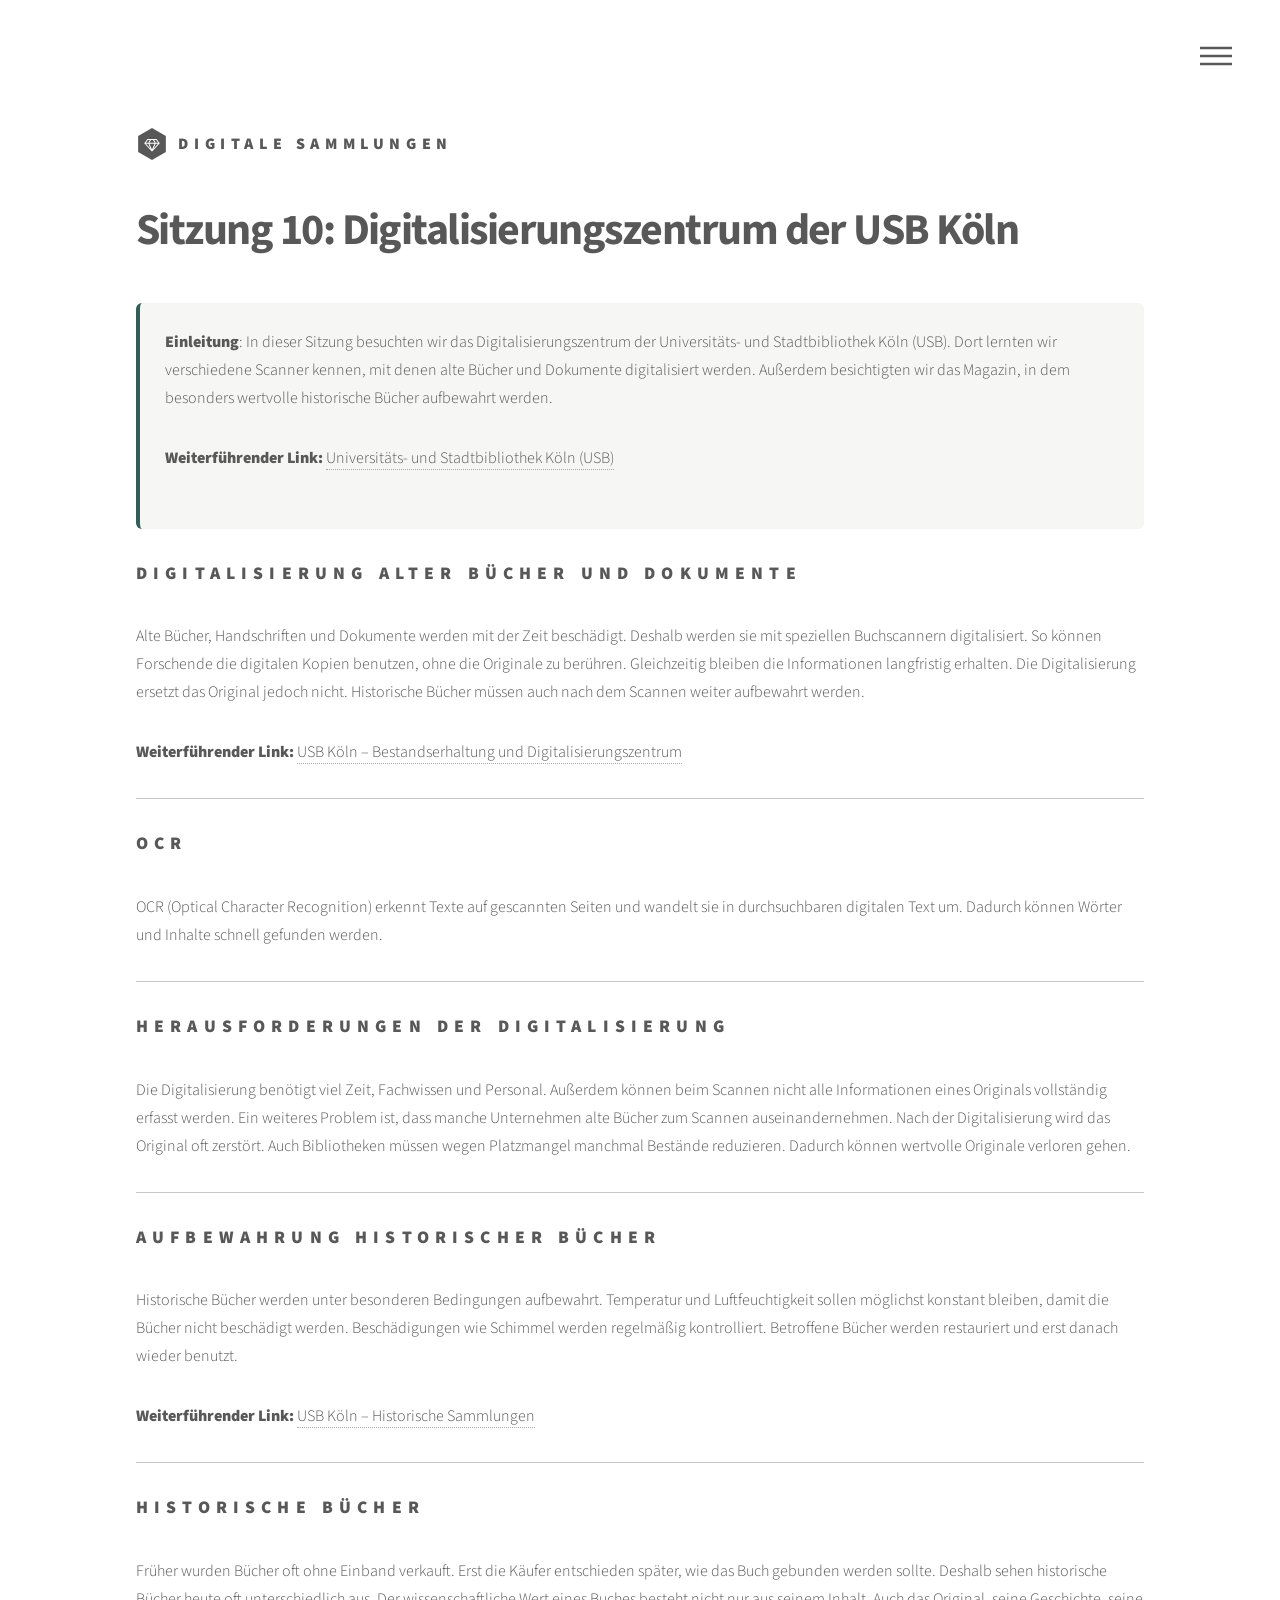
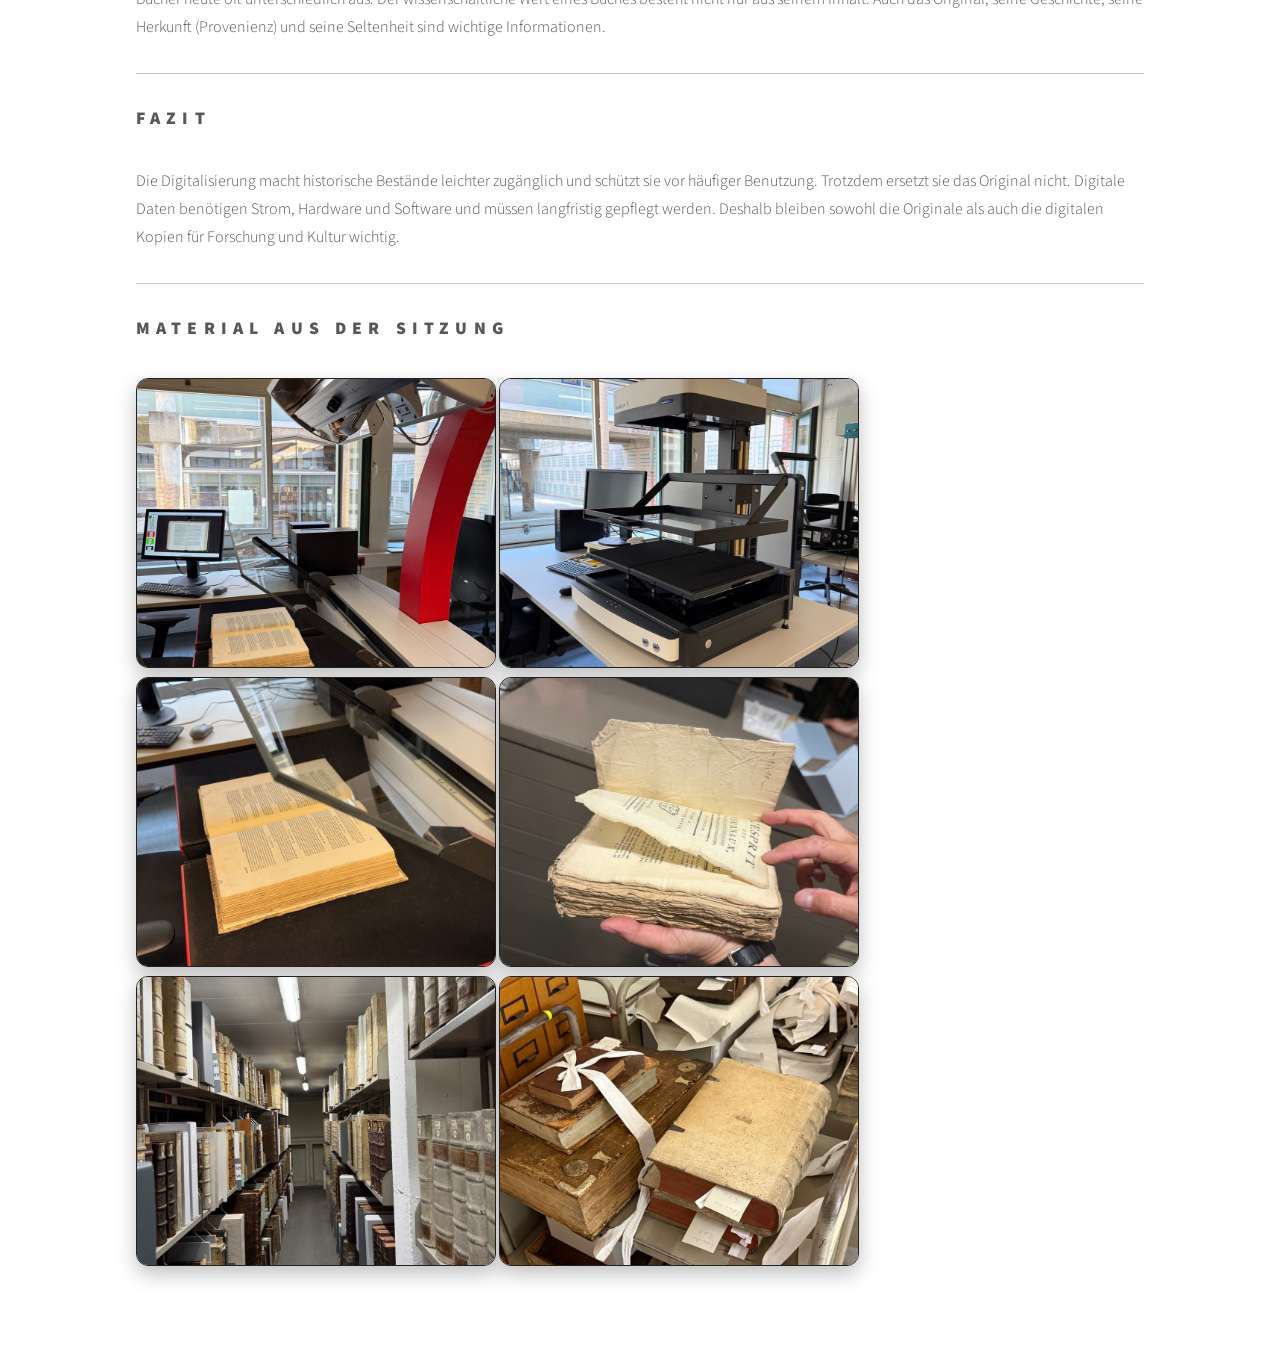
<file: sitzung10.html>
<!DOCTYPE HTML>
<!--
	Phantom by HTML5 UP
	html5up.net | @ajlkn
	Free for personal and commercial use under the CCA 3.0 license (html5up.net/license)
-->
<html lang="de">

<head>
	<title>Digitalisierungszentrum der USB Köln</title>
	<meta charset="utf-8">
	<meta name="viewport" content="width=device-width, initial-scale=1">
	<link rel="stylesheet" href="assets/css/main.css">
	<noscript>
		<link rel="stylesheet" href="assets/css/noscript.css">
	</noscript>
</head>

<body class="is-preload">
	<!-- Wrapper -->
	<div id="wrapper">

		<!-- Header -->
		<header id="header">
			<div class="inner">

				<!-- Logo -->
				<a href="index.html" class="logo">
					<span class="symbol"><img src="images/logo.svg" alt=""></span><span class="title">Digitale
						Sammlungen</span>
				</a>

				<!-- Nav -->
				<nav>
					<ul>
						<li><a href="#menu">Menu</a></li>
					</ul>
				</nav>

			</div>
		</header>

		<!-- Menu -->
		<nav id="menu">
			<h2>Menu</h2>
			<ul>
				<li><a href="index.html">Home</a></li>
				<li><a href="generic.html">Ipsum veroeros</a></li>
				<li><a href="generic.html">Tempus etiam</a></li>
				<li><a href="generic.html">Consequat dolor</a></li>
				<li><a href="elements.html">Elements</a></li>
			</ul>
		</nav>

		<!-- Main -->
		<div id="main">
			<div class="inner">
				<h1>Sitzung 10: Digitalisierungszentrum der USB Köln</h1>
				<div class="info-box">
					<p><b>Einleitung</b>: In dieser Sitzung besuchten wir das Digitalisierungszentrum der Universitäts-
						und
						Stadtbibliothek Köln (USB). Dort lernten wir verschiedene Scanner kennen, mit denen alte Bücher
						und
						Dokumente digitalisiert werden. Außerdem besichtigten wir das Magazin, in dem besonders
						wertvolle
						historische Bücher aufbewahrt werden.

					</p>
					<p>
						<strong>Weiterführender Link:</strong>
						<a href="https://ub.uni-koeln.de/" target="_blank">
							Universitäts- und Stadtbibliothek Köln (USB)
						</a>
					</p>

				</div>

				<h2>Digitalisierung alter Bücher und Dokumente</h2>
				<p>Alte Bücher, Handschriften und Dokumente werden mit der Zeit beschädigt. Deshalb werden sie mit
					speziellen Buchscannern digitalisiert. So können Forschende die digitalen Kopien benutzen, ohne die
					Originale zu berühren. Gleichzeitig bleiben die Informationen langfristig erhalten.

					Die Digitalisierung ersetzt das Original jedoch nicht. Historische Bücher müssen auch nach dem
					Scannen weiter aufbewahrt werden.</p>
				<p>
					<strong>Weiterführender Link:</strong>
					<a href="https://ub.uni-koeln.de/die-usb/ansprechpartnerinnen/bestandserhaltung-und-digitalisierung"
						target="_blank">
						USB Köln – Bestandserhaltung und Digitalisierungszentrum
					</a>
				</p>

				<hr>

				<h2>OCR</h2>
				<p>OCR (Optical Character Recognition) erkennt Texte auf gescannten Seiten und wandelt sie in
					durchsuchbaren digitalen Text um. Dadurch können Wörter und Inhalte schnell gefunden werden.</p>

				<hr>

				<h2>Herausforderungen der Digitalisierung</h2>
				<p>Die Digitalisierung benötigt viel Zeit, Fachwissen und Personal. Außerdem können beim Scannen nicht
					alle Informationen eines Originals vollständig erfasst werden.

					Ein weiteres Problem ist, dass manche Unternehmen alte Bücher zum Scannen auseinandernehmen. Nach
					der Digitalisierung wird das Original oft zerstört. Auch Bibliotheken müssen wegen Platzmangel
					manchmal Bestände reduzieren. Dadurch können wertvolle Originale verloren gehen.</p>

				<hr>

				<h2>Aufbewahrung historischer Bücher</h2>
				<p>Historische Bücher werden unter besonderen Bedingungen aufbewahrt. Temperatur und Luftfeuchtigkeit
					sollen möglichst konstant bleiben, damit die Bücher nicht beschädigt werden.

					Beschädigungen wie Schimmel werden regelmäßig kontrolliert. Betroffene Bücher werden restauriert und
					erst danach wieder benutzt.</p>
				<p>
					<strong>Weiterführender Link:</strong>
					<a href="https://ub.uni-koeln.de/sammlungen-und-schwerpunkte/sammlungen-provenienzen-entdecken/sammlungen-nach-interessensgebieten/historische-sammlungen"
						target="_blank">
						USB Köln – Historische Sammlungen
					</a>
				</p>

				<hr>

				<h2>Historische Bücher</h2>
				<p>Früher wurden Bücher oft ohne Einband verkauft. Erst die Käufer entschieden später, wie das Buch
					gebunden werden sollte. Deshalb sehen historische Bücher heute oft unterschiedlich aus.

					Der wissenschaftliche Wert eines Buches besteht nicht nur aus seinem Inhalt. Auch das Original,
					seine Geschichte, seine Herkunft (Provenienz) und seine Seltenheit sind wichtige Informationen.</p>

				<hr>

				<h2>Fazit</h2>
				<p>Die Digitalisierung macht historische Bestände leichter zugänglich und schützt sie vor häufiger
					Benutzung. Trotzdem ersetzt sie das Original nicht. Digitale Daten benötigen Strom, Hardware und
					Software und müssen langfristig gepflegt werden. Deshalb bleiben sowohl die Originale als auch die
					digitalen Kopien für Forschung und Kultur wichtig.</p>
				<hr>
				<h2>Material aus der Sitzung</h2>

				<div class="gallery">
					<img src="images/sitzung10-1.jpg" alt="" width="400">
					<img src="images/sitzung10-2.jpg" alt="" width="400">
					<img src="images/sitzung10-3.jpg" alt="" width="400">

					<img src="images/sitzung10-4.jpg" alt="" width="400">
					<img src="images/sitzung10-5.jpg" alt="" width="400">
					<img src="images/sitzung10-6.jpg" alt="" width="400">



				</div>


			</div>
		</div>



	</div>

	<!-- Scripts -->
	<script src="assets/js/jquery.min.js"></script>
	<script src="assets/js/browser.min.js"></script>
	<script src="assets/js/breakpoints.min.js"></script>
	<script src="assets/js/util.js"></script>
	<script src="assets/js/main.js"></script>

</body>

</html>
</file>
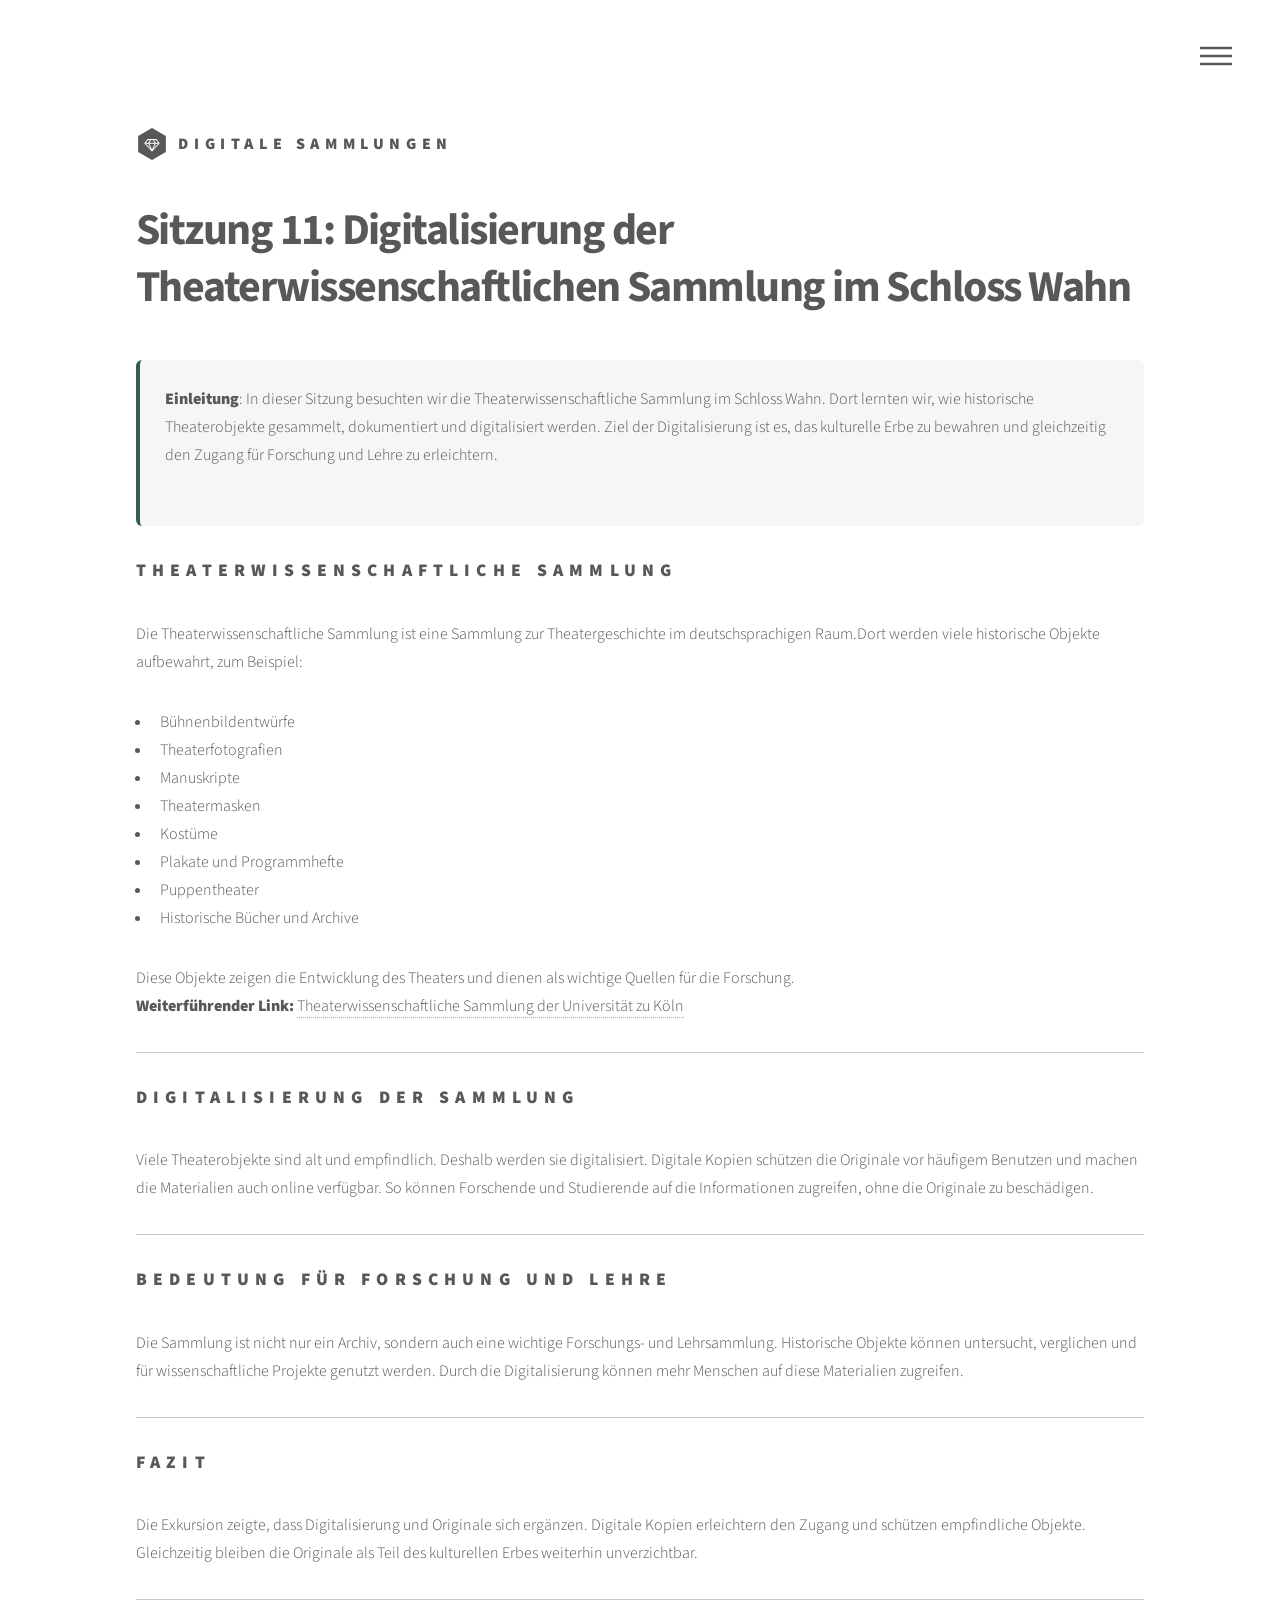
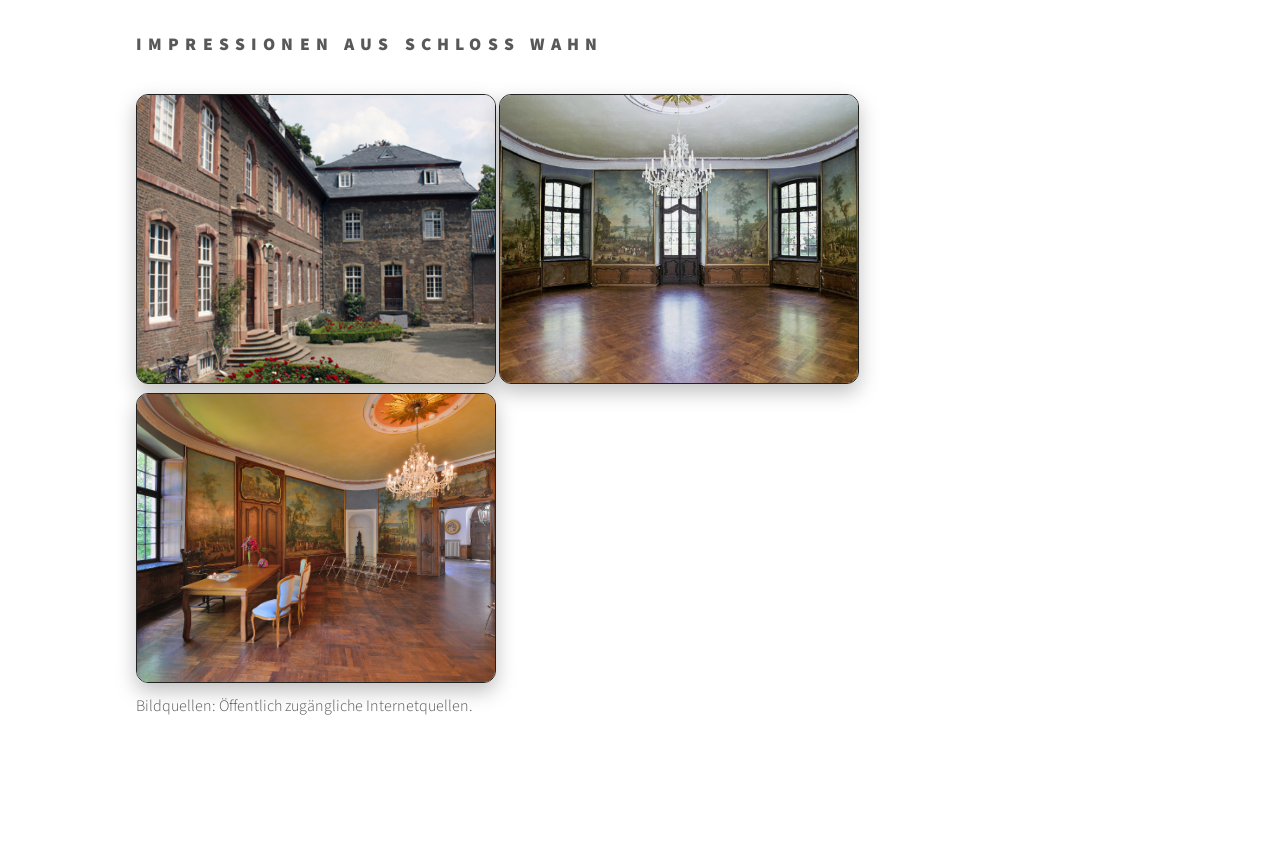
<file: sitzung11.html>
<!DOCTYPE HTML>
<!--
	Phantom by HTML5 UP
	html5up.net | @ajlkn
	Free for personal and commercial use under the CCA 3.0 license (html5up.net/license)
-->
<html lang="de">

<head>
	<title>Digitalisierung der Theaterwissenschaftlichen Sammlung im Schloss Wahn</title>
	<meta charset="utf-8">
	<meta name="viewport" content="width=device-width, initial-scale=1">
	<link rel="stylesheet" href="assets/css/main.css">
	<noscript>
		<link rel="stylesheet" href="assets/css/noscript.css">
	</noscript>
</head>

<body class="is-preload">
	<!-- Wrapper -->
	<div id="wrapper">

		<!-- Header -->
		<header id="header">
			<div class="inner">

				<!-- Logo -->
				<a href="index.html" class="logo">
					<span class="symbol"><img src="images/logo.svg" alt=""></span><span class="title">Digitale
						Sammlungen</span>
				</a>

				<!-- Nav -->
				<nav>
					<ul>
						<li><a href="#menu">Menu</a></li>
					</ul>
				</nav>

			</div>
		</header>

		<!-- Menu -->
		<nav id="menu">
			<h2>Menu</h2>
			<ul>
				<li><a href="index.html">Home</a></li>
				<li><a href="generic.html">Ipsum veroeros</a></li>
				<li><a href="generic.html">Tempus etiam</a></li>
				<li><a href="generic.html">Consequat dolor</a></li>
				<li><a href="elements.html">Elements</a></li>
			</ul>
		</nav>

		<!-- Main -->
		<div id="main">
			<div class="inner">
				<h1>Sitzung 11: Digitalisierung der Theaterwissenschaftlichen Sammlung im Schloss Wahn</h1>
				<div class="info-box">
					<p><b>Einleitung</b>: In dieser Sitzung besuchten wir die Theaterwissenschaftliche Sammlung im
						Schloss Wahn.
						Dort lernten wir, wie historische Theaterobjekte gesammelt, dokumentiert und digitalisiert
						werden.
						Ziel der Digitalisierung ist es, das kulturelle Erbe zu bewahren und gleichzeitig den Zugang für
						Forschung und Lehre zu erleichtern.</p>
				</div>

				<h2>Theaterwissenschaftliche Sammlung</h2>
				<p>Die Theaterwissenschaftliche Sammlung ist eine Sammlung zur Theatergeschichte im deutschsprachigen
					Raum.Dort werden viele historische Objekte
					aufbewahrt, zum Beispiel:<br></p>

				<ul>
					<li>Bühnenbildentwürfe</li>
					<li>Theaterfotografien</li>
					<li>Manuskripte</li>
					<li>Theatermasken</li>
					<li>Kostüme</li>
					<li>Plakate und Programmhefte</li>
					<li>Puppentheater</li>
					<li>Historische Bücher und Archive</li>
				</ul>
				Diese Objekte zeigen die Entwicklung des Theaters und dienen als wichtige Quellen für die Forschung.
				<p>
					<strong>Weiterführender Link:</strong>
					<a href="https://tws.phil-fak.uni-koeln.de/" target="_blank">
						Theaterwissenschaftliche Sammlung der Universität zu Köln
					</a>
				</p>

				<hr>
				<h2>Digitalisierung der Sammlung</h2>

				<p>Viele Theaterobjekte sind alt und empfindlich. Deshalb werden sie digitalisiert. Digitale Kopien
					schützen die Originale vor häufigem Benutzen und machen die Materialien auch online verfügbar. So
					können Forschende und Studierende auf die Informationen zugreifen, ohne die Originale zu
					beschädigen.</p>
				<hr>
				<h2>Bedeutung für Forschung und Lehre</h2>
				<p>Die Sammlung ist nicht nur ein Archiv, sondern auch eine wichtige Forschungs- und Lehrsammlung.
					Historische Objekte können untersucht, verglichen und für wissenschaftliche Projekte genutzt werden.
					Durch die Digitalisierung können mehr Menschen auf diese Materialien zugreifen.</p>
				<hr>
				<h2>Fazit</h2>
				<p>Die Exkursion zeigte, dass Digitalisierung und Originale sich ergänzen. Digitale Kopien erleichtern
					den Zugang und schützen empfindliche Objekte. Gleichzeitig bleiben die Originale als Teil des
					kulturellen Erbes weiterhin unverzichtbar.</p>

				<hr>
				<h2>Impressionen aus Schloss Wahn</h2>

				<div class="gallery">
					<img src="images/sitzung11-1.jpg" alt="" width="400">
					<img src="images/sitzung11-2.jpg" alt="" width="400">
					<img src="images/sitzung11-3.jpg" alt="" width="400">
					<p>Bildquellen: Öffentlich zugängliche Internetquellen.</p>

				</div>
			</div>
		</div>
	</div>





	<!-- Scripts -->
	<script src="assets/js/jquery.min.js"></script>
	<script src="assets/js/browser.min.js"></script>
	<script src="assets/js/breakpoints.min.js"></script>
	<script src="assets/js/util.js"></script>
	<script src="assets/js/main.js"></script>

</body>

</html>
</file>
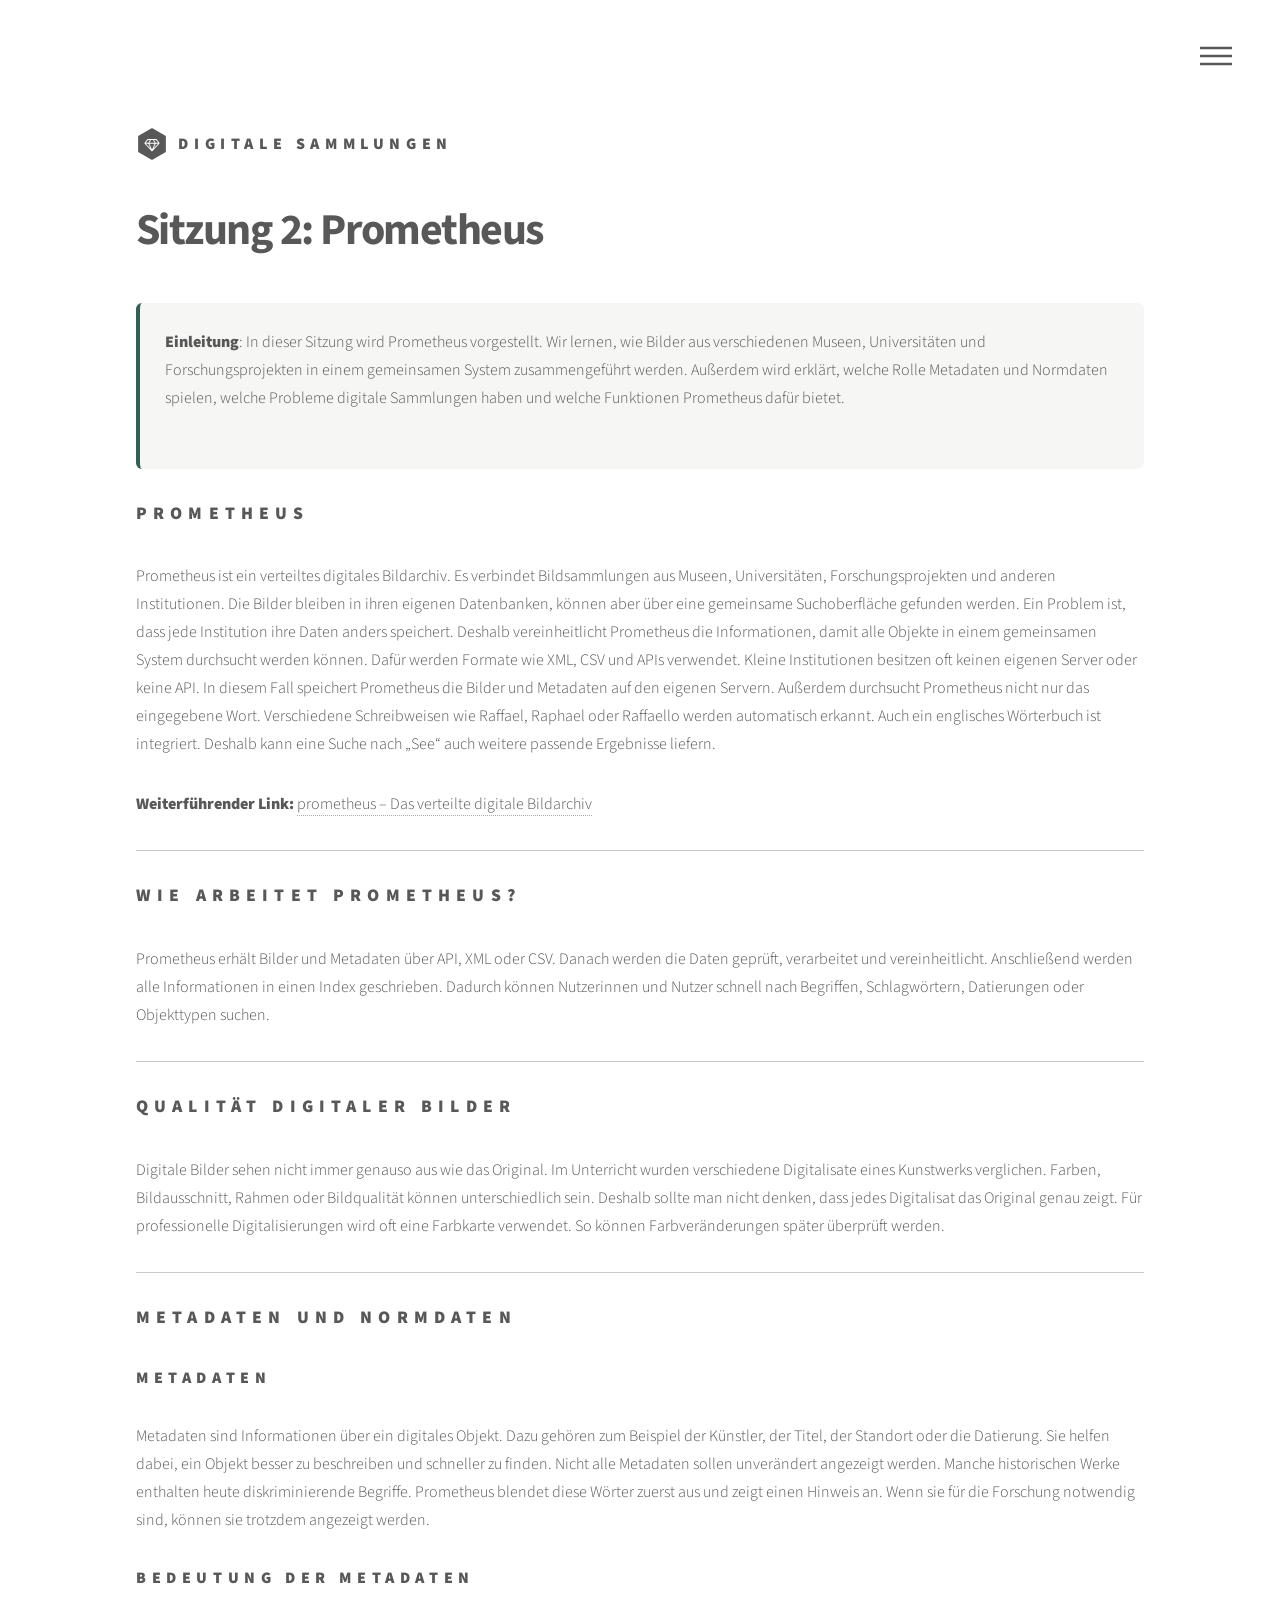
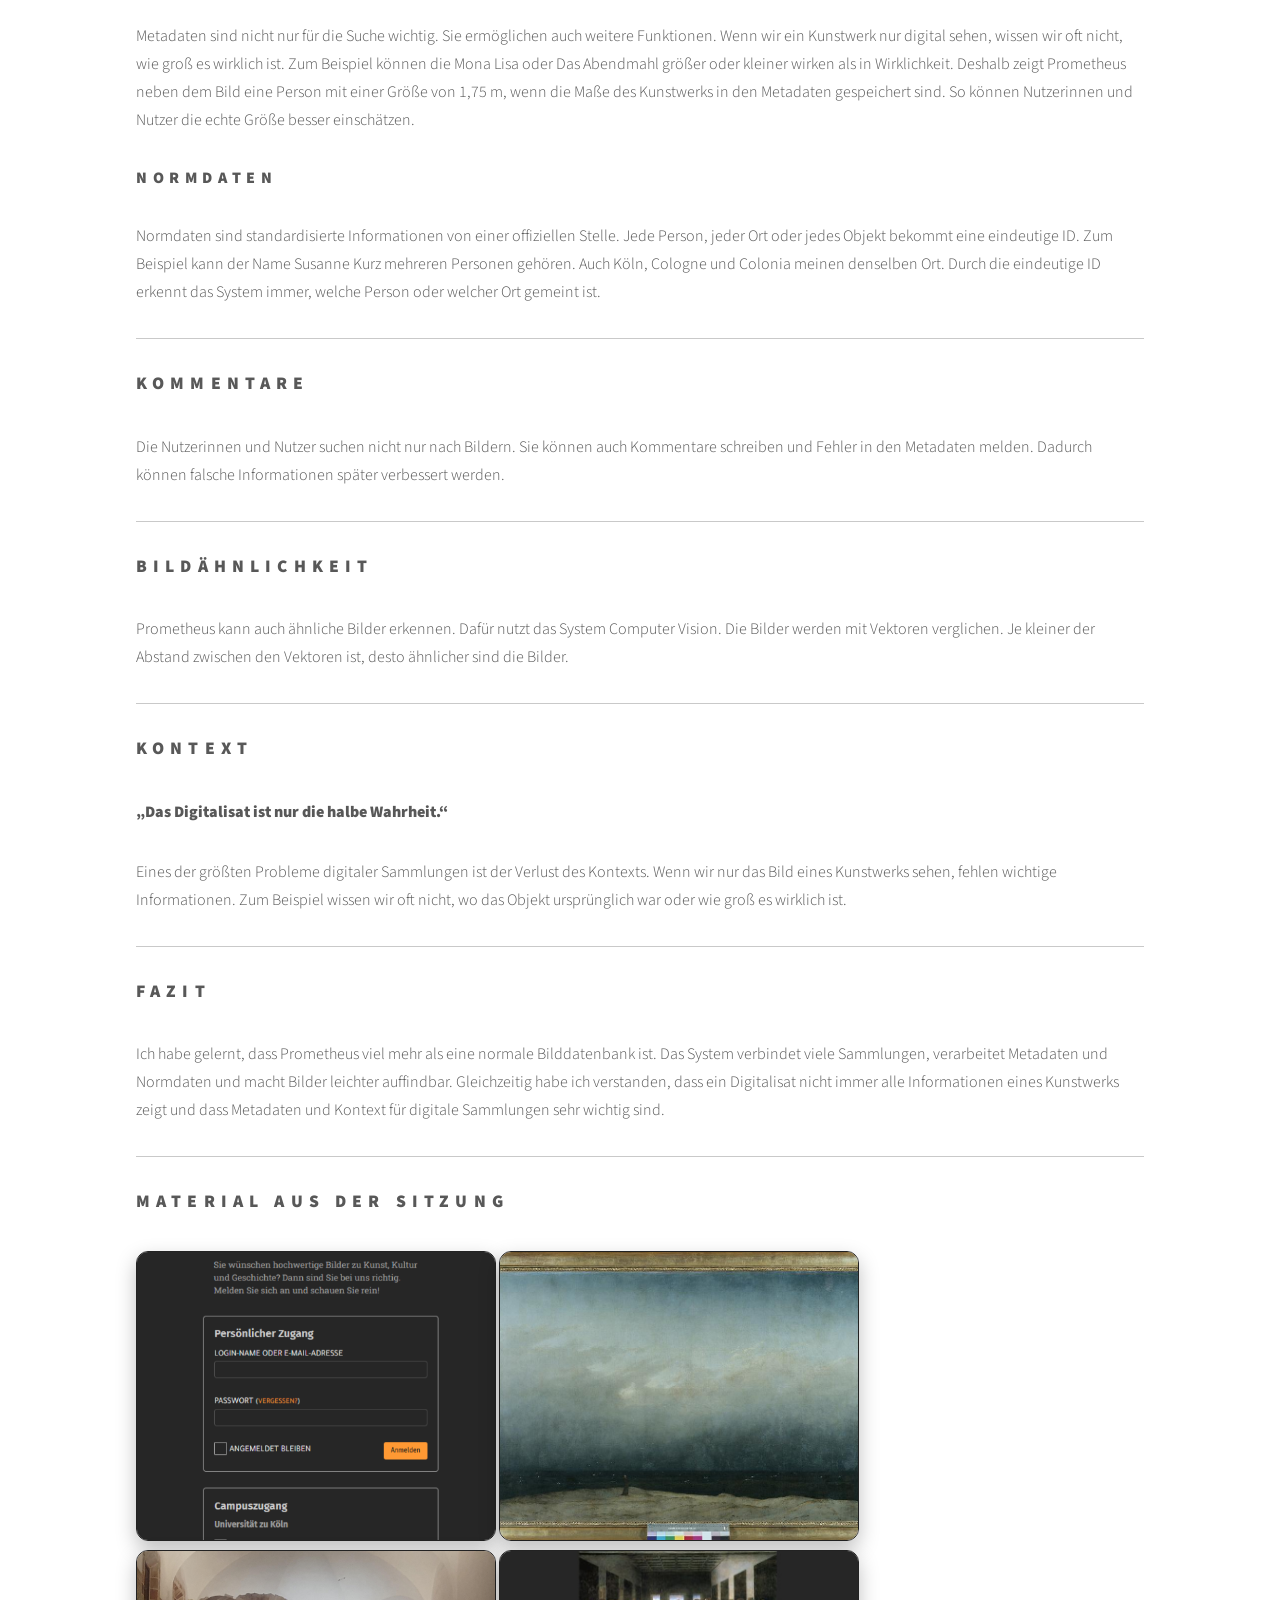
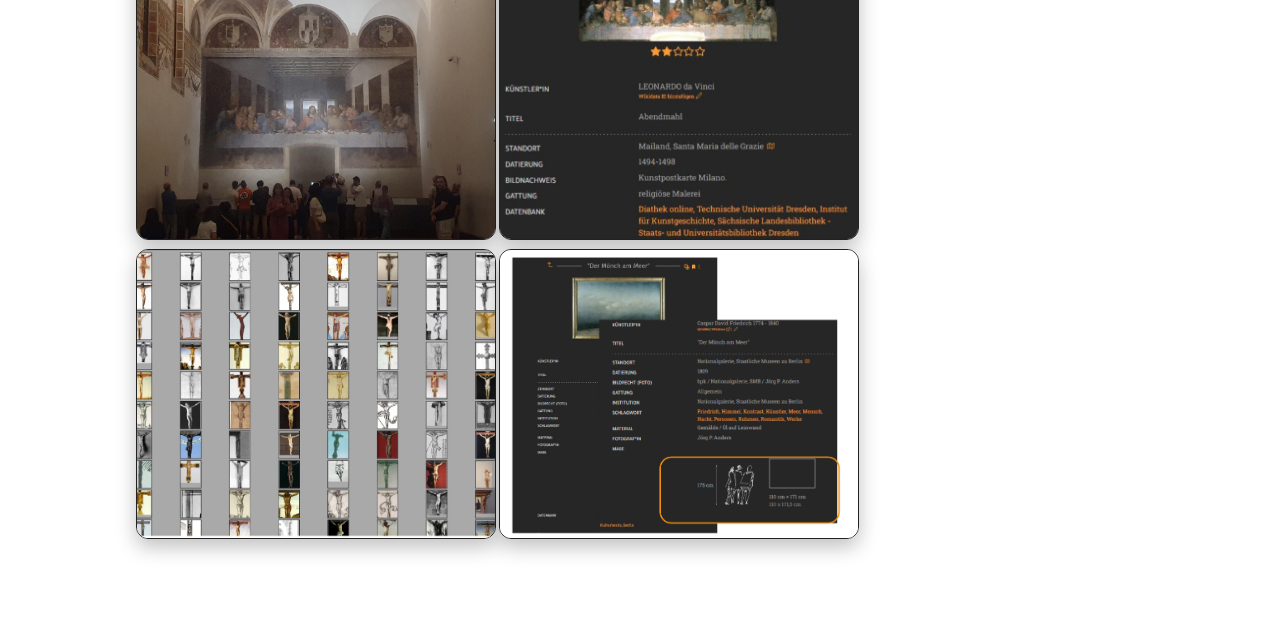
<file: sitzung2.html>
<!DOCTYPE html>
<!--
	Phantom by HTML5 UP
	html5up.net | @ajlkn
	Free for personal and commercial use under the CCA 3.0 license (html5up.net/license)
-->
<html lang="de">

<head>
  <title>Prometheus</title>
  <meta charset="utf-8">
  <meta name="viewport" content="width=device-width, initial-scale=1">
  <link rel="stylesheet" href="assets/css/main.css">
  <noscript>
    <link rel="stylesheet" href="assets/css/noscript.css">
  </noscript>
</head>

<body class="is-preload">
  <!-- Wrapper -->
  <div id="wrapper">
    <!-- Header -->
    <header id="header">
      <div class="inner">
        <!-- Logo -->
        <a href="index.html" class="logo">
          <span class="symbol"><img src="images/logo.svg" alt=""></span><span class="title">Digitale Sammlungen</span>
        </a>

        <!-- Nav -->
        <nav>
          <ul>
            <li><a href="#menu">Menu</a></li>
          </ul>
        </nav>
      </div>
    </header>

    <!-- Menu -->
    <nav id="menu">
      <h2>Menu</h2>
      <ul>
        <li><a href="index.html">Home</a></li>
        <li><a href="generic.html">Ipsum veroeros</a></li>
        <li><a href="generic.html">Tempus etiam</a></li>
        <li><a href="generic.html">Consequat dolor</a></li>
        <li><a href="elements.html">Elements</a></li>
      </ul>
    </nav>

    <!-- Main -->
    <div id="main">
      <div class="inner">
        <h1>Sitzung 2: Prometheus</h1>
        <div class="info-box">
          <p>
            <b>Einleitung</b>: In dieser Sitzung wird Prometheus vorgestellt. Wir
            lernen, wie Bilder aus verschiedenen Museen, Universitäten und
            Forschungsprojekten in einem gemeinsamen System zusammengeführt
            werden. Außerdem wird erklärt, welche Rolle Metadaten und Normdaten
            spielen, welche Probleme digitale Sammlungen haben und welche
            Funktionen Prometheus dafür bietet.
          </p>
        </div>
        <h2> Prometheus</h2>

        <p>
          Prometheus ist ein verteiltes digitales Bildarchiv. Es verbindet
          Bildsammlungen aus Museen, Universitäten, Forschungsprojekten und
          anderen Institutionen. Die Bilder bleiben in ihren eigenen
          Datenbanken, können aber über eine gemeinsame Suchoberfläche
          gefunden werden. Ein Problem ist, dass jede Institution ihre Daten
          anders speichert. Deshalb vereinheitlicht Prometheus die
          Informationen, damit alle Objekte in einem gemeinsamen System
          durchsucht werden können. Dafür werden Formate wie XML, CSV und APIs
          verwendet. Kleine Institutionen besitzen oft keinen eigenen Server
          oder keine API. In diesem Fall speichert Prometheus die Bilder und
          Metadaten auf den eigenen Servern. Außerdem durchsucht Prometheus
          nicht nur das eingegebene Wort. Verschiedene Schreibweisen wie
          Raffael, Raphael oder Raffaello werden automatisch erkannt. Auch ein
          englisches Wörterbuch ist integriert. Deshalb kann eine Suche nach
          „See“ auch weitere passende Ergebnisse liefern.
        </p>
        <p>
          <strong>Weiterführender Link:</strong>
          <a href="https://prometheus-bildarchiv.de/" target="_blank">
            prometheus – Das verteilte digitale Bildarchiv
          </a>
        </p>

        <hr>

        <h2> Wie arbeitet Prometheus?</h2>

        <p>
          Prometheus erhält Bilder und Metadaten über API, XML oder CSV.
          Danach werden die Daten geprüft, verarbeitet und vereinheitlicht.
          Anschließend werden alle Informationen in einen Index geschrieben.
          Dadurch können Nutzerinnen und Nutzer schnell nach Begriffen,
          Schlagwörtern, Datierungen oder Objekttypen suchen.
        </p>

        <hr>

        <h2> Qualität digitaler Bilder</h2>

        <p>
          Digitale Bilder sehen nicht immer genauso aus wie das Original. Im
          Unterricht wurden verschiedene Digitalisate eines Kunstwerks
          verglichen. Farben, Bildausschnitt, Rahmen oder Bildqualität können
          unterschiedlich sein. Deshalb sollte man nicht denken, dass jedes
          Digitalisat das Original genau zeigt. Für professionelle
          Digitalisierungen wird oft eine Farbkarte verwendet. So können
          Farbveränderungen später überprüft werden.
        </p>

        <hr>

        <h2> Metadaten und Normdaten</h2>

        <h3>Metadaten</h3>

        <p>
          Metadaten sind Informationen über ein digitales Objekt. Dazu gehören
          zum Beispiel der Künstler, der Titel, der Standort oder die
          Datierung. Sie helfen dabei, ein Objekt besser zu beschreiben und
          schneller zu finden. Nicht alle Metadaten sollen unverändert
          angezeigt werden. Manche historischen Werke enthalten heute
          diskriminierende Begriffe. Prometheus blendet diese Wörter zuerst
          aus und zeigt einen Hinweis an. Wenn sie für die Forschung notwendig
          sind, können sie trotzdem angezeigt werden.
        </p>

        <h3>Bedeutung der Metadaten</h3>

        <p>
          Metadaten sind nicht nur für die Suche wichtig. Sie ermöglichen auch
          weitere Funktionen. Wenn wir ein Kunstwerk nur digital sehen, wissen
          wir oft nicht, wie groß es wirklich ist. Zum Beispiel können die
          Mona Lisa oder Das Abendmahl größer oder kleiner wirken als in
          Wirklichkeit. Deshalb zeigt Prometheus neben dem Bild eine Person
          mit einer Größe von 1,75 m, wenn die Maße des Kunstwerks in den
          Metadaten gespeichert sind. So können Nutzerinnen und Nutzer die
          echte Größe besser einschätzen.
        </p>

        <h3>Normdaten</h3>

        <p>
          Normdaten sind standardisierte Informationen von einer offiziellen
          Stelle. Jede Person, jeder Ort oder jedes Objekt bekommt eine
          eindeutige ID. Zum Beispiel kann der Name Susanne Kurz mehreren
          Personen gehören. Auch Köln, Cologne und Colonia meinen denselben
          Ort. Durch die eindeutige ID erkennt das System immer, welche Person
          oder welcher Ort gemeint ist.
        </p>

        <hr>

        <h2>Kommentare</h2>

        <p>
          Die Nutzerinnen und Nutzer suchen nicht nur nach Bildern. Sie können
          auch Kommentare schreiben und Fehler in den Metadaten melden.
          Dadurch können falsche Informationen später verbessert werden.
        </p>

        <hr>

        <h2>Bildähnlichkeit</h2>

        <p>
          Prometheus kann auch ähnliche Bilder erkennen. Dafür nutzt das
          System Computer Vision. Die Bilder werden mit Vektoren verglichen.
          Je kleiner der Abstand zwischen den Vektoren ist, desto ähnlicher
          sind die Bilder.
        </p>

        <hr>

        <h2> Kontext</h2>

        <p><strong>„Das Digitalisat ist nur die halbe Wahrheit.“</strong></p>

        <p>
          Eines der größten Probleme digitaler Sammlungen ist der Verlust des
          Kontexts. Wenn wir nur das Bild eines Kunstwerks sehen, fehlen
          wichtige Informationen. Zum Beispiel wissen wir oft nicht, wo das
          Objekt ursprünglich war oder wie groß es wirklich ist.
        </p>

        <hr>

        <h2>Fazit</h2>

        <p>
          Ich habe gelernt, dass Prometheus viel mehr als eine normale
          Bilddatenbank ist. Das System verbindet viele Sammlungen,
          verarbeitet Metadaten und Normdaten und macht Bilder leichter
          auffindbar. Gleichzeitig habe ich verstanden, dass ein Digitalisat
          nicht immer alle Informationen eines Kunstwerks zeigt und dass
          Metadaten und Kontext für digitale Sammlungen sehr wichtig sind.
        </p>

        <hr>
        <h2>Material aus der Sitzung</h2>

        <div class="gallery">
          <img src="images/sitzung2-1.png" alt="" width="400">
          <img src="images/sitzung2-2.png" alt="" width="400">
          <img src="images/sitzung2-3.png" alt="" width="400">
          <img src="images/sitzung2-4.png" alt="" width="400">
          <img src="images/sitzung2-5.png" alt="" width="400">
          <img src="images/sitzung2-6.png" alt="" width="400">
        </div>
      </div>
    </div>
  </div>

  <!-- Scripts -->
  <script src="assets/js/jquery.min.js"></script>
  <script src="assets/js/browser.min.js"></script>
  <script src="assets/js/breakpoints.min.js"></script>
  <script src="assets/js/util.js"></script>
  <script src="assets/js/main.js"></script>
</body>

</html>
</file>
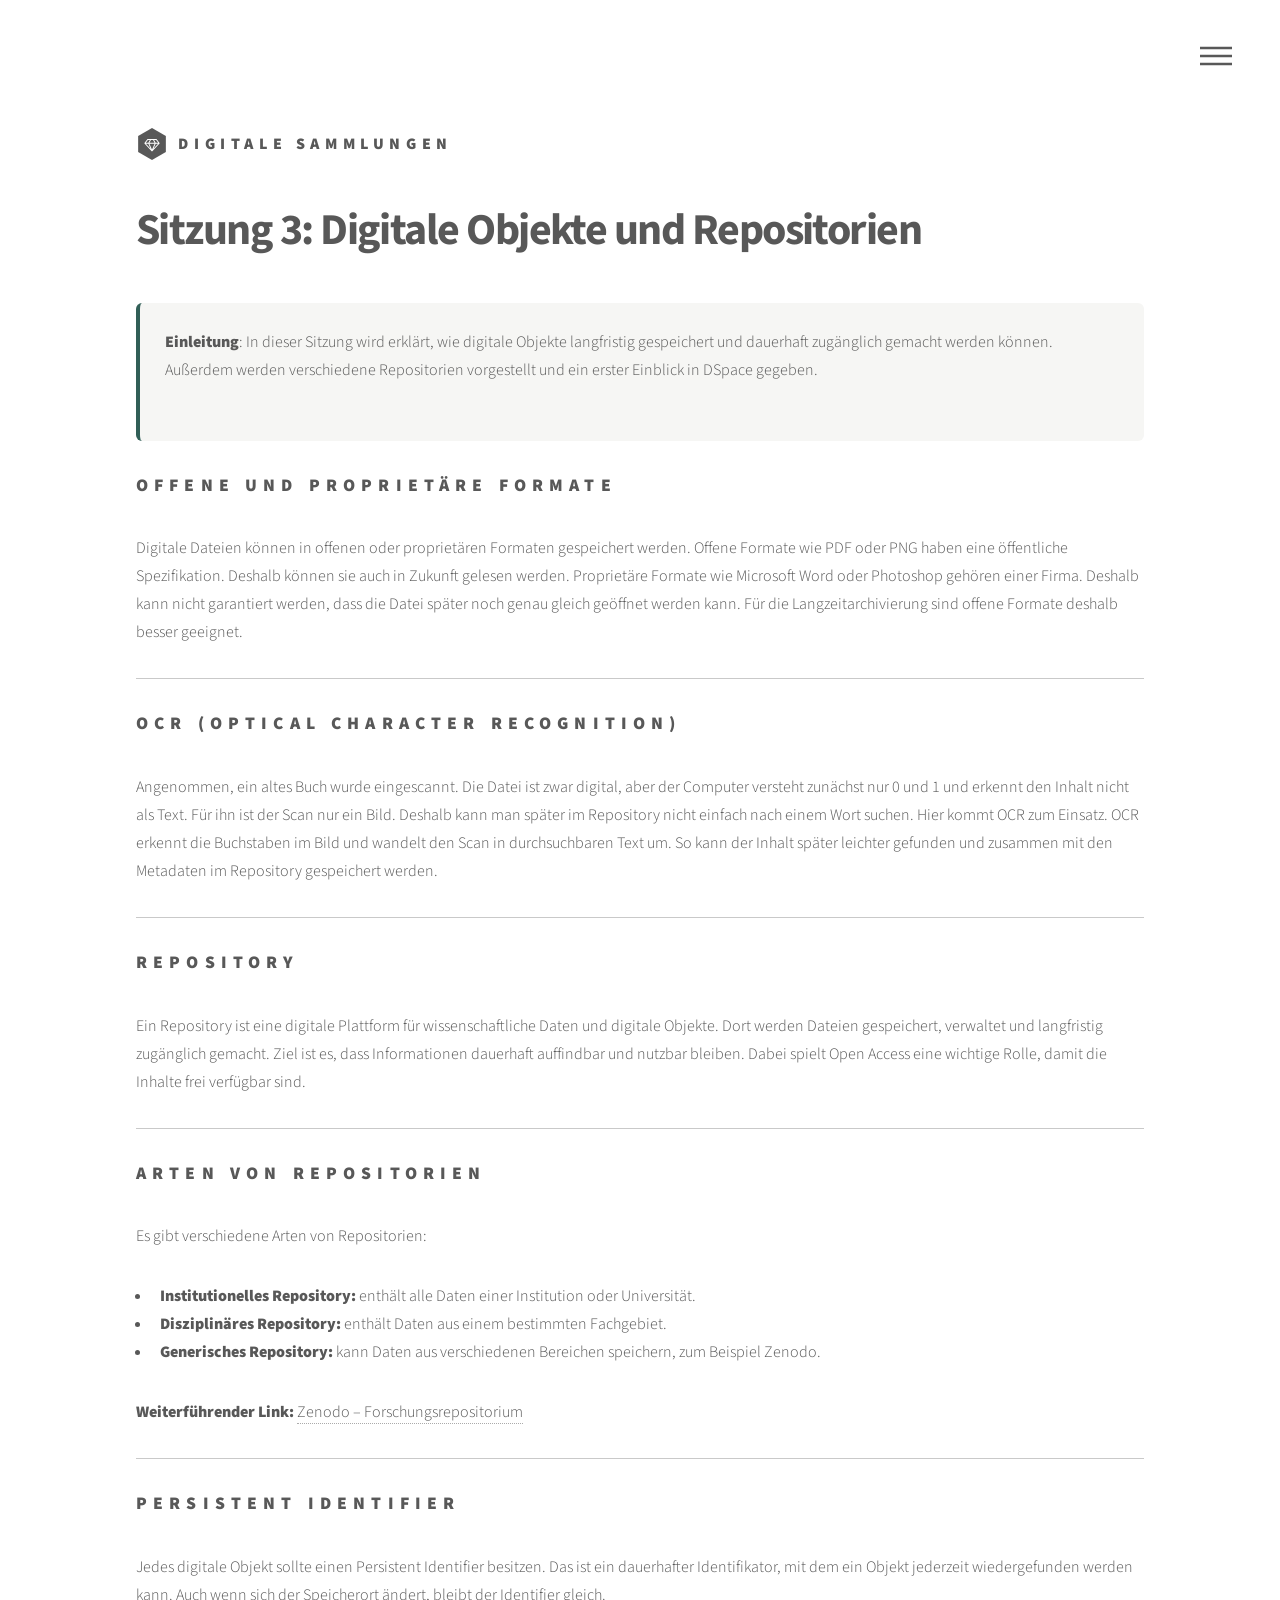
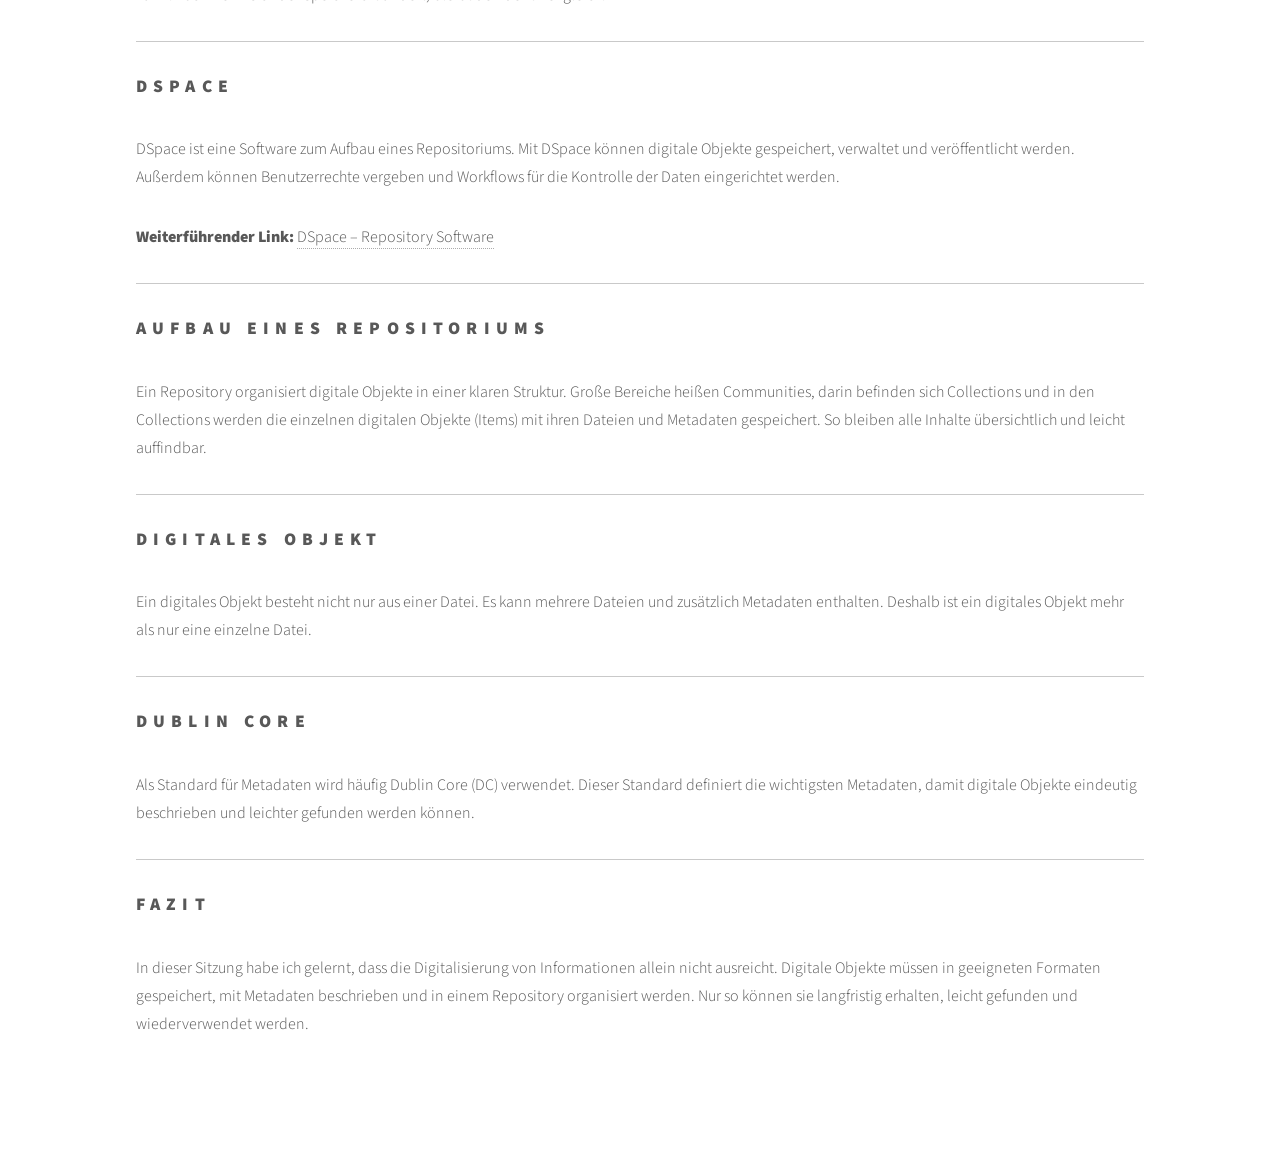
<file: sitzung3.html>
<!DOCTYPE HTML>
<!--
	Phantom by HTML5 UP
	html5up.net | @ajlkn
	Free for personal and commercial use under the CCA 3.0 license (html5up.net/license)
-->
<html lang="de">

<head>
	<title>Digitale Objekte und Repositorien</title>
	<meta charset="utf-8">
	<meta name="viewport" content="width=device-width, initial-scale=1">
	<link rel="stylesheet" href="assets/css/main.css">
	<noscript>
		<link rel="stylesheet" href="assets/css/noscript.css">
	</noscript>
</head>

<body class="is-preload">
	<!-- Wrapper -->
	<div id="wrapper">

		<!-- Header -->
		<header id="header">
			<div class="inner">

				<!-- Logo -->
				<a href="index.html" class="logo">
					<span class="symbol"><img src="images/logo.svg" alt=""></span><span class="title">Digitale
						Sammlungen</span>
				</a>

				<!-- Nav -->
				<nav>
					<ul>
						<li><a href="#menu">Menu</a></li>
					</ul>
				</nav>

			</div>
		</header>

		<!-- Menu -->
		<nav id="menu">
			<h2>Menu</h2>
			<ul>
				<li><a href="index.html">Home</a></li>
				<li><a href="generic.html">Ipsum veroeros</a></li>
				<li><a href="generic.html">Tempus etiam</a></li>
				<li><a href="generic.html">Consequat dolor</a></li>
				<li><a href="elements.html">Elements</a></li>
			</ul>
		</nav>

		<!-- Main -->
		<div id="main">
			<div class="inner">
				<h1>Sitzung 3: Digitale Objekte und Repositorien</h1>
				<div class="info-box">
					<p><b>Einleitung</b>: In dieser Sitzung wird erklärt, wie digitale Objekte langfristig gespeichert
						und
						dauerhaft zugänglich gemacht werden können. Außerdem werden verschiedene Repositorien
						vorgestellt
						und ein erster Einblick in DSpace gegeben. </p>
				</div>


				<h2>Offene und proprietäre Formate</h2>
				<p>Digitale Dateien können in offenen oder proprietären Formaten gespeichert werden. Offene Formate wie
					PDF oder PNG haben eine öffentliche Spezifikation. Deshalb können sie auch in Zukunft gelesen
					werden. Proprietäre Formate wie Microsoft Word oder Photoshop gehören einer Firma. Deshalb kann
					nicht garantiert werden, dass die Datei später noch genau gleich geöffnet werden kann. Für die
					Langzeitarchivierung sind offene Formate deshalb besser geeignet. </p>
				<hr>

				<h2>OCR (Optical Character Recognition)</h2>
				<p>Angenommen, ein altes Buch wurde eingescannt. Die Datei ist zwar digital, aber der Computer versteht
					zunächst nur 0 und 1 und erkennt den Inhalt nicht als Text. Für ihn ist der Scan nur ein Bild.
					Deshalb kann man später im Repository nicht einfach nach einem Wort suchen.

					Hier kommt OCR zum Einsatz. OCR erkennt die Buchstaben im Bild und wandelt den Scan in
					durchsuchbaren Text um. So kann der Inhalt später leichter gefunden und zusammen mit den Metadaten
					im Repository gespeichert werden. </p>
				<hr>

				<h2>Repository</h2>
				<p>Ein Repository ist eine digitale Plattform für wissenschaftliche Daten und digitale Objekte. Dort
					werden Dateien gespeichert, verwaltet und langfristig zugänglich gemacht. Ziel ist es, dass
					Informationen dauerhaft auffindbar und nutzbar bleiben. Dabei spielt Open Access eine wichtige
					Rolle, damit die Inhalte frei verfügbar sind. </p>
				<hr>

				<h2>Arten von Repositorien</h2>
				<p>Es gibt verschiedene Arten von Repositorien:</p>

				<ul>
					<li><strong>Institutionelles Repository:</strong> enthält alle Daten einer Institution oder
						Universität.</li>

					<li><strong>Disziplinäres Repository:</strong> enthält Daten aus einem bestimmten Fachgebiet.</li>

					<li><strong>Generisches Repository:</strong> kann Daten aus verschiedenen Bereichen speichern, zum
						Beispiel Zenodo.</li>
				</ul>
				<p>
					<strong>Weiterführender Link:</strong>
					<a href="https://zenodo.org/" target="_blank">
						Zenodo – Forschungsrepositorium
					</a>
				</p>
				<hr>

				<h2>Persistent Identifier</h2>
				<p>Jedes digitale Objekt sollte einen Persistent Identifier besitzen. Das ist ein dauerhafter
					Identifikator, mit dem ein Objekt jederzeit wiedergefunden werden kann. Auch wenn sich der
					Speicherort ändert, bleibt der Identifier gleich.</p>
				<hr>

				<h2>DSpace</h2>
				<p>DSpace ist eine Software zum Aufbau eines Repositoriums. Mit DSpace können digitale Objekte
					gespeichert, verwaltet und veröffentlicht werden. Außerdem können Benutzerrechte vergeben und
					Workflows für die Kontrolle der Daten eingerichtet werden. </p>
				<p>
					<strong>Weiterführender Link:</strong>
					<a href="https://dspace.org/" target="_blank">
						DSpace – Repository Software
					</a>
				</p>
				<hr>

				<h2>Aufbau eines Repositoriums</h2>
				<p>Ein Repository organisiert digitale Objekte in einer klaren Struktur. Große Bereiche heißen
					Communities, darin befinden sich Collections und in den Collections werden die einzelnen digitalen
					Objekte (Items) mit ihren Dateien und Metadaten gespeichert. So bleiben alle Inhalte übersichtlich
					und leicht auffindbar.</p>
				<hr>

				<h2>Digitales Objekt</h2>
				<p>Ein digitales Objekt besteht nicht nur aus einer Datei. Es kann mehrere Dateien und zusätzlich
					Metadaten enthalten. Deshalb ist ein digitales Objekt mehr als nur eine einzelne Datei.</p>
				<hr>

				<h2>Dublin Core</h2>
				<p>Als Standard für Metadaten wird häufig Dublin Core (DC) verwendet. Dieser Standard definiert die
					wichtigsten Metadaten, damit digitale Objekte eindeutig beschrieben und leichter gefunden werden
					können.</p>
				<hr>

				<h2>Fazit</h2>
				<p>In dieser Sitzung habe ich gelernt, dass die Digitalisierung von Informationen allein nicht
					ausreicht. Digitale Objekte müssen in geeigneten Formaten gespeichert, mit Metadaten beschrieben und
					in einem Repository organisiert werden. Nur so können sie langfristig erhalten, leicht gefunden und
					wiederverwendet werden.</p>



			</div>


		</div>

		<!-- Scripts -->
		<script src="assets/js/jquery.min.js"></script>
		<script src="assets/js/browser.min.js"></script>
		<script src="assets/js/breakpoints.min.js"></script>
		<script src="assets/js/util.js"></script>
		<script src="assets/js/main.js"></script>
	</div>
</body>

</html>
</file>
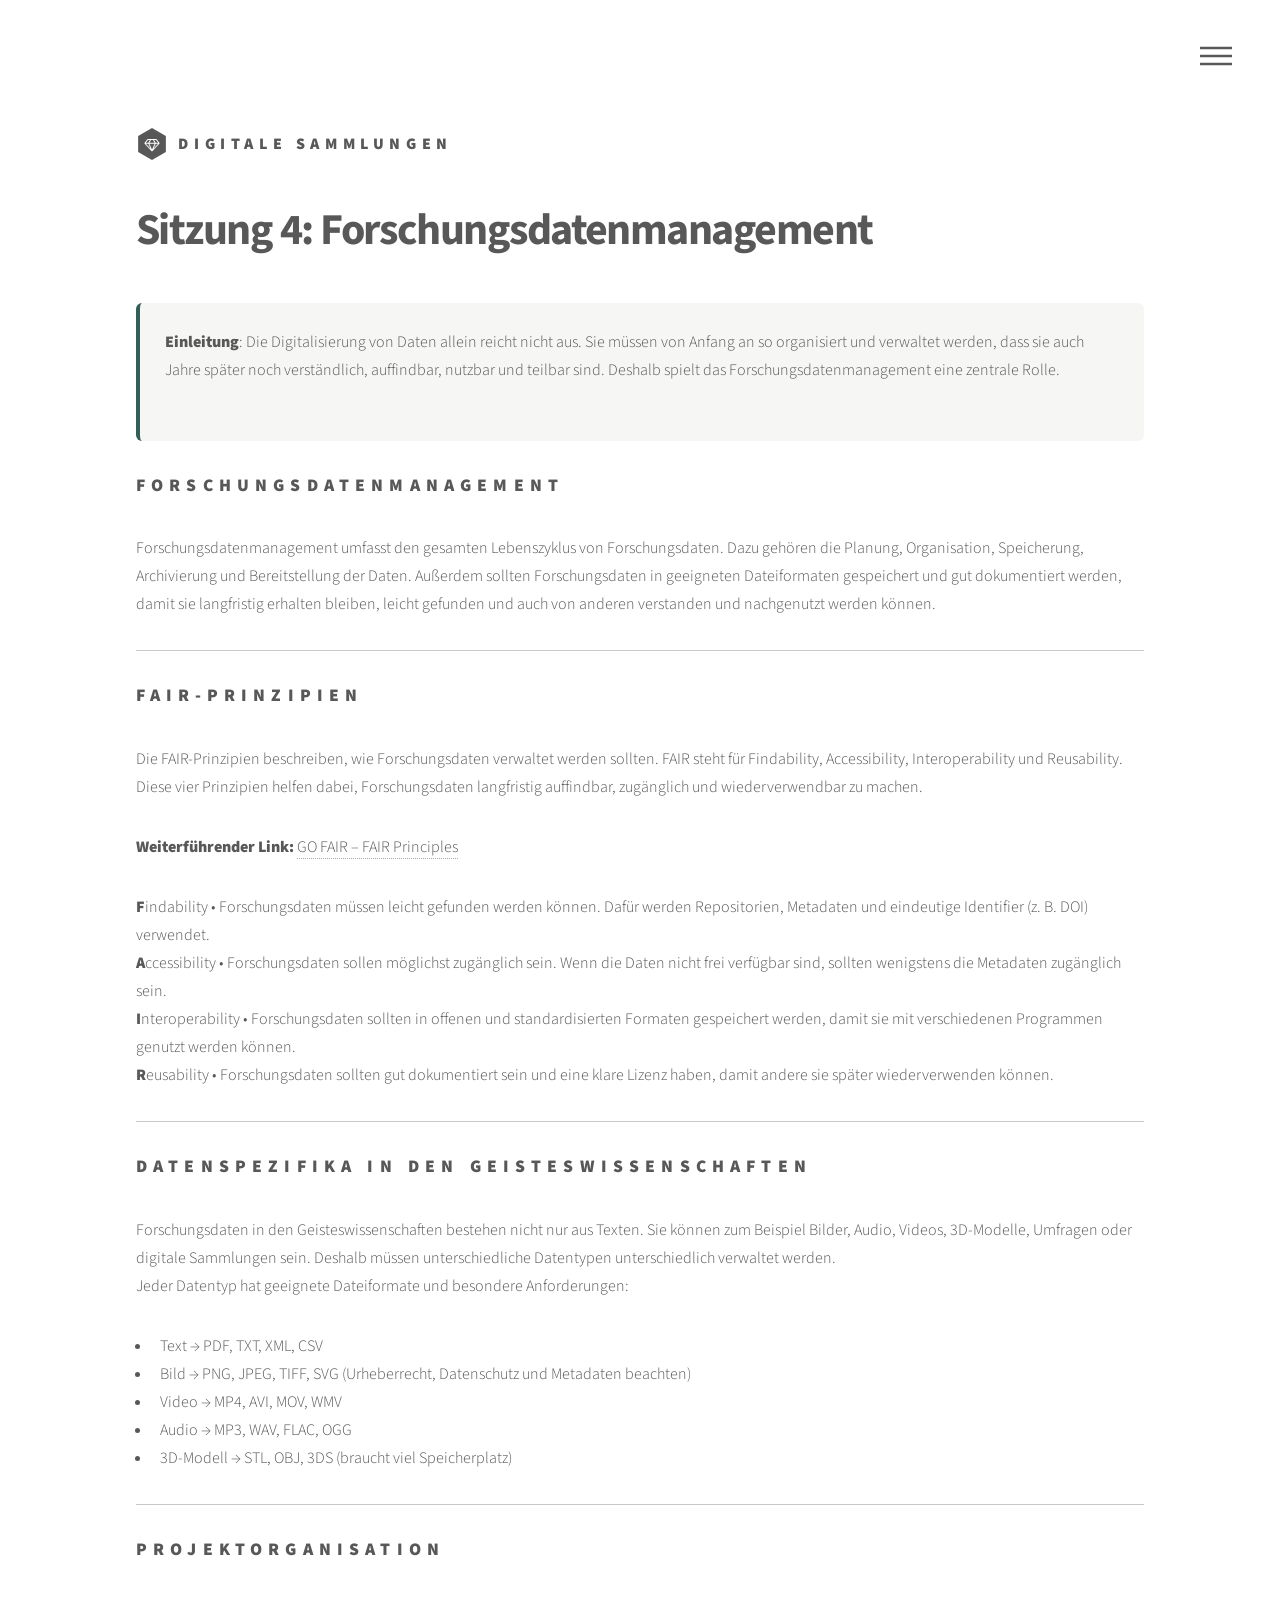
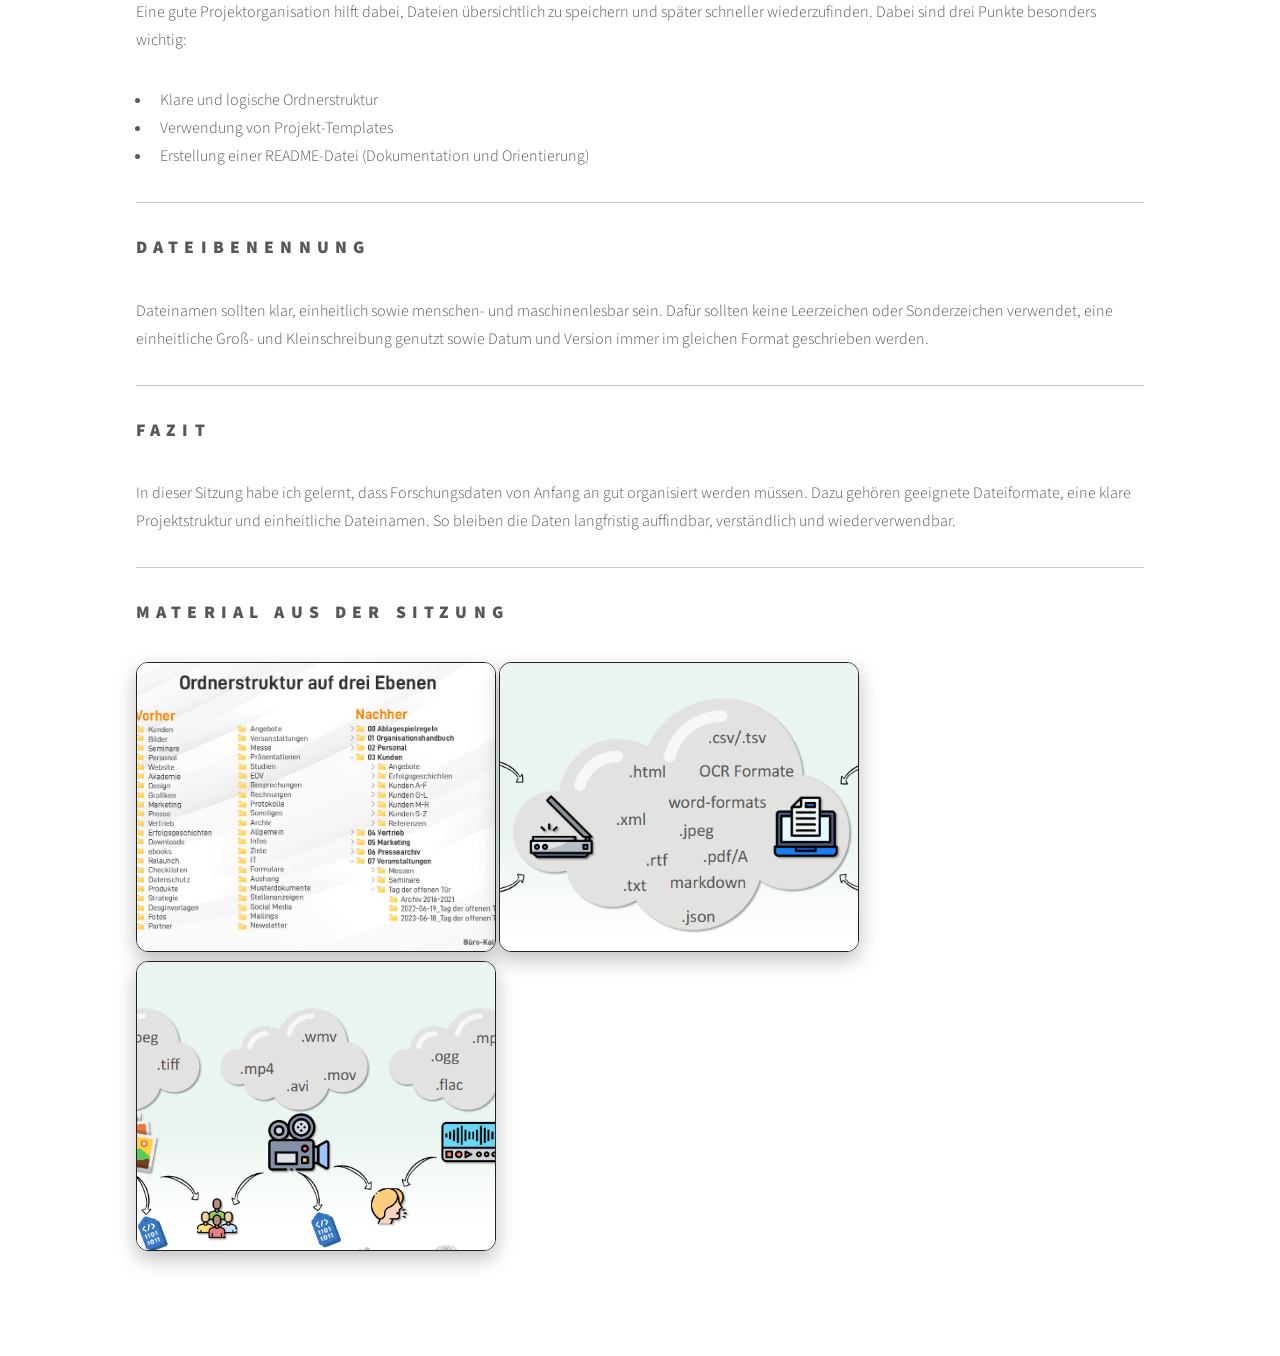
<file: sitzung4.html>
<!DOCTYPE HTML>
<!--
	Phantom by HTML5 UP
	html5up.net | @ajlkn
	Free for personal and commercial use under the CCA 3.0 license (html5up.net/license)
-->
<html lang="de">

<head>
	<title>Forschungsdatenmanagement</title>
	<meta charset="utf-8">
	<meta name="viewport" content="width=device-width, initial-scale=1">
	<link rel="stylesheet" href="assets/css/main.css">
	<noscript>
		<link rel="stylesheet" href="assets/css/noscript.css">
	</noscript>
</head>

<body class="is-preload">
	<!-- Wrapper -->
	<div id="wrapper">

		<!-- Header -->
		<header id="header">
			<div class="inner">

				<!-- Logo -->
				<a href="index.html" class="logo">
					<span class="symbol"><img src="images/logo.svg" alt=""></span><span class="title"> Digitale
						Sammlungen</span>
				</a>

				<!-- Nav -->
				<nav>
					<ul>
						<li><a href="#menu">Menu</a></li>
					</ul>
				</nav>

			</div>
		</header>

		<!-- Menu -->
		<nav id="menu">
			<h2>Menu</h2>
			<ul>
				<li><a href="index.html">Home</a></li>
				<li><a href="generic.html">Ipsum veroeros</a></li>
				<li><a href="generic.html">Tempus etiam</a></li>
				<li><a href="generic.html">Consequat dolor</a></li>
				<li><a href="elements.html">Elements</a></li>
			</ul>
		</nav>

		<!-- Main -->
		<div id="main">
			<div class="inner">
				<h1> Sitzung 4: Forschungsdatenmanagement</h1>
				<div class="info-box">
					<p><b>Einleitung</b>: Die Digitalisierung von Daten allein reicht nicht aus. Sie müssen von Anfang
						an
						so
						organisiert und verwaltet werden, dass sie auch Jahre später noch verständlich, auffindbar,
						nutzbar
						und teilbar sind. Deshalb spielt das Forschungsdatenmanagement eine zentrale Rolle.</p>


				</div>
				<h2>Forschungsdatenmanagement</h2>

				<p>Forschungsdatenmanagement umfasst den gesamten Lebenszyklus von Forschungsdaten. Dazu gehören die
					Planung, Organisation, Speicherung, Archivierung und Bereitstellung der Daten. Außerdem sollten
					Forschungsdaten in geeigneten Dateiformaten gespeichert und gut dokumentiert werden, damit sie
					langfristig erhalten bleiben, leicht gefunden und auch von anderen verstanden und nachgenutzt werden
					können.</p>

				<hr>

				<h2>FAIR-Prinzipien</h2>

				<p>Die FAIR-Prinzipien beschreiben, wie Forschungsdaten verwaltet werden sollten. FAIR steht für
					Findability, Accessibility, Interoperability und Reusability. Diese vier Prinzipien helfen dabei,
					Forschungsdaten langfristig auffindbar, zugänglich und wiederverwendbar zu machen.</p>
				<p>
					<strong>Weiterführender Link:</strong>
					<a href="https://www.go-fair.org/fair-principles/" target="_blank">
						GO FAIR – FAIR Principles
					</a>
				</p>
				<p>
					<B>F</B>indability

					• Forschungsdaten müssen leicht gefunden werden können. Dafür werden Repositorien, Metadaten und
					eindeutige Identifier (z. B. DOI) verwendet.<br>

					<B>A</B>ccessibility

					• Forschungsdaten sollen möglichst zugänglich sein. Wenn die Daten nicht frei verfügbar sind,
					sollten
					wenigstens die Metadaten zugänglich sein.<br>

					<b>I</b>nteroperability

					• Forschungsdaten sollten in offenen und standardisierten Formaten gespeichert werden, damit sie mit
					verschiedenen Programmen genutzt werden können.<br>

					<B>R</B>eusability

					• Forschungsdaten sollten gut dokumentiert sein und eine klare Lizenz haben, damit andere sie später
					wiederverwenden können.<br>
				</P>

				<hr>

				<h2>Datenspezifika in den Geisteswissenschaften</h2>

				<p>Forschungsdaten in den Geisteswissenschaften bestehen nicht nur aus Texten. Sie können zum Beispiel
					Bilder, Audio, Videos, 3D-Modelle, Umfragen oder digitale Sammlungen sein. Deshalb müssen
					unterschiedliche Datentypen unterschiedlich verwaltet werden.<br>
					Jeder Datentyp hat geeignete Dateiformate und besondere Anforderungen: </p>
				<ul>
					<li>Text → PDF, TXT, XML, CSV</li>
					<li>Bild → PNG, JPEG, TIFF, SVG (Urheberrecht, Datenschutz und Metadaten beachten)</li>
					<li>Video → MP4, AVI, MOV, WMV</li>
					<li>Audio → MP3, WAV, FLAC, OGG</li>
					<li>3D-Modell → STL, OBJ, 3DS (braucht viel Speicherplatz)</li>
				</ul>


				<hr>

				<h2>Projektorganisation</h2>

				<p>Eine gute Projektorganisation hilft dabei, Dateien übersichtlich zu speichern und später schneller
					wiederzufinden. Dabei sind drei Punkte besonders wichtig:
				</p>
				<ul>
					<li>Klare und logische Ordnerstruktur</li>
					<li>Verwendung von Projekt-Templates</li>
					<li>Erstellung einer README-Datei (Dokumentation und Orientierung)</li>
				</ul>

				<hr>

				<h2>Dateibenennung</h2>

				<p>Dateinamen sollten klar, einheitlich sowie menschen- und maschinenlesbar sein. Dafür sollten keine
					Leerzeichen oder Sonderzeichen verwendet, eine einheitliche Groß- und Kleinschreibung genutzt sowie
					Datum und Version immer im gleichen Format geschrieben werden.</p>

				<hr>
				<h2>Fazit</h2>
				<p>In dieser Sitzung habe ich gelernt, dass Forschungsdaten von Anfang an gut organisiert werden müssen.
					Dazu gehören geeignete Dateiformate, eine klare Projektstruktur und einheitliche Dateinamen. So
					bleiben die Daten langfristig auffindbar, verständlich und wiederverwendbar.</p>

				<hr>
				<h2>Material aus der Sitzung</h2>

				<div class="gallery">
					<img src="images/sitzung4-1.jpg" alt="" width="400">
					<img src="images/sitzung4-2.png" alt="" width="400">
					<img src="images/sitzung4-3.png" alt="" width="400">

				</div>
			</div>



		</div>

		<!-- Scripts -->
		<script src="assets/js/jquery.min.js"></script>
		<script src="assets/js/browser.min.js"></script>
		<script src="assets/js/breakpoints.min.js"></script>
		<script src="assets/js/util.js"></script>
		<script src="assets/js/main.js"></script>
	</div>
</body>

</html>
</file>
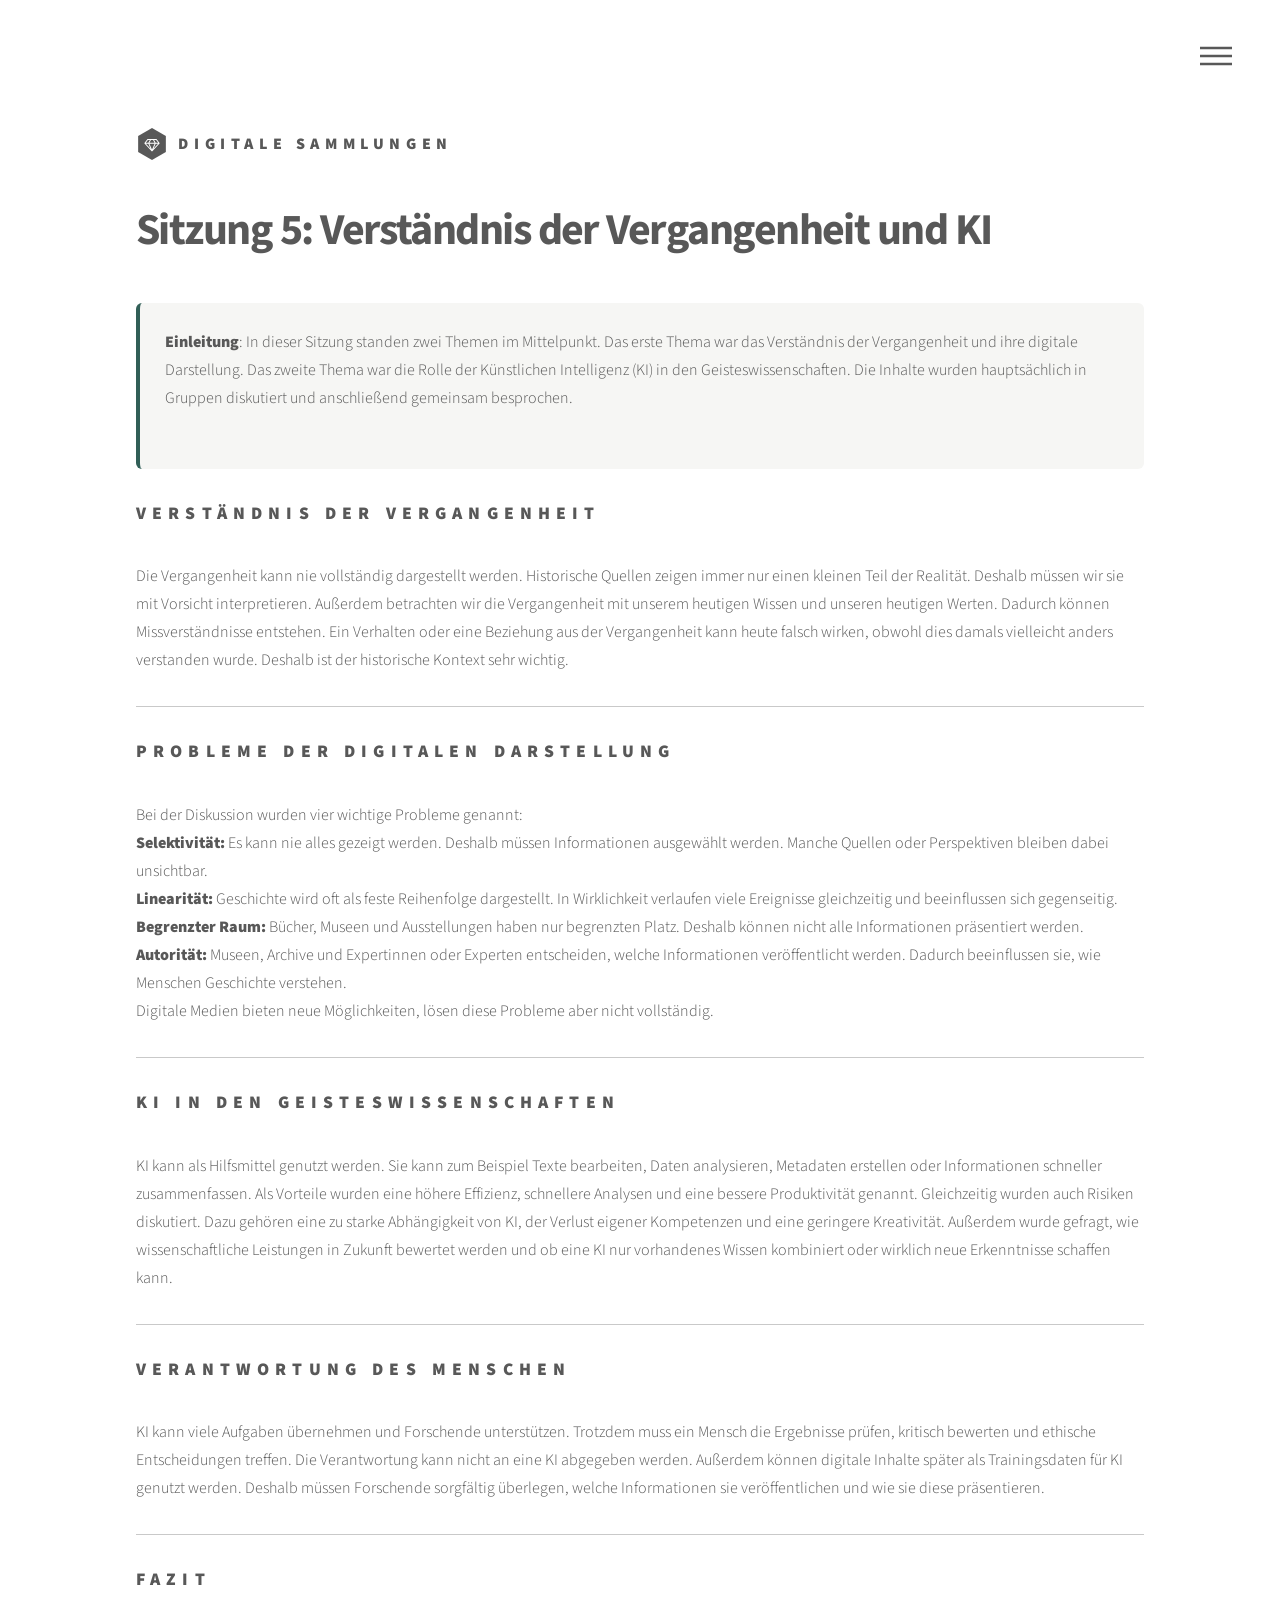
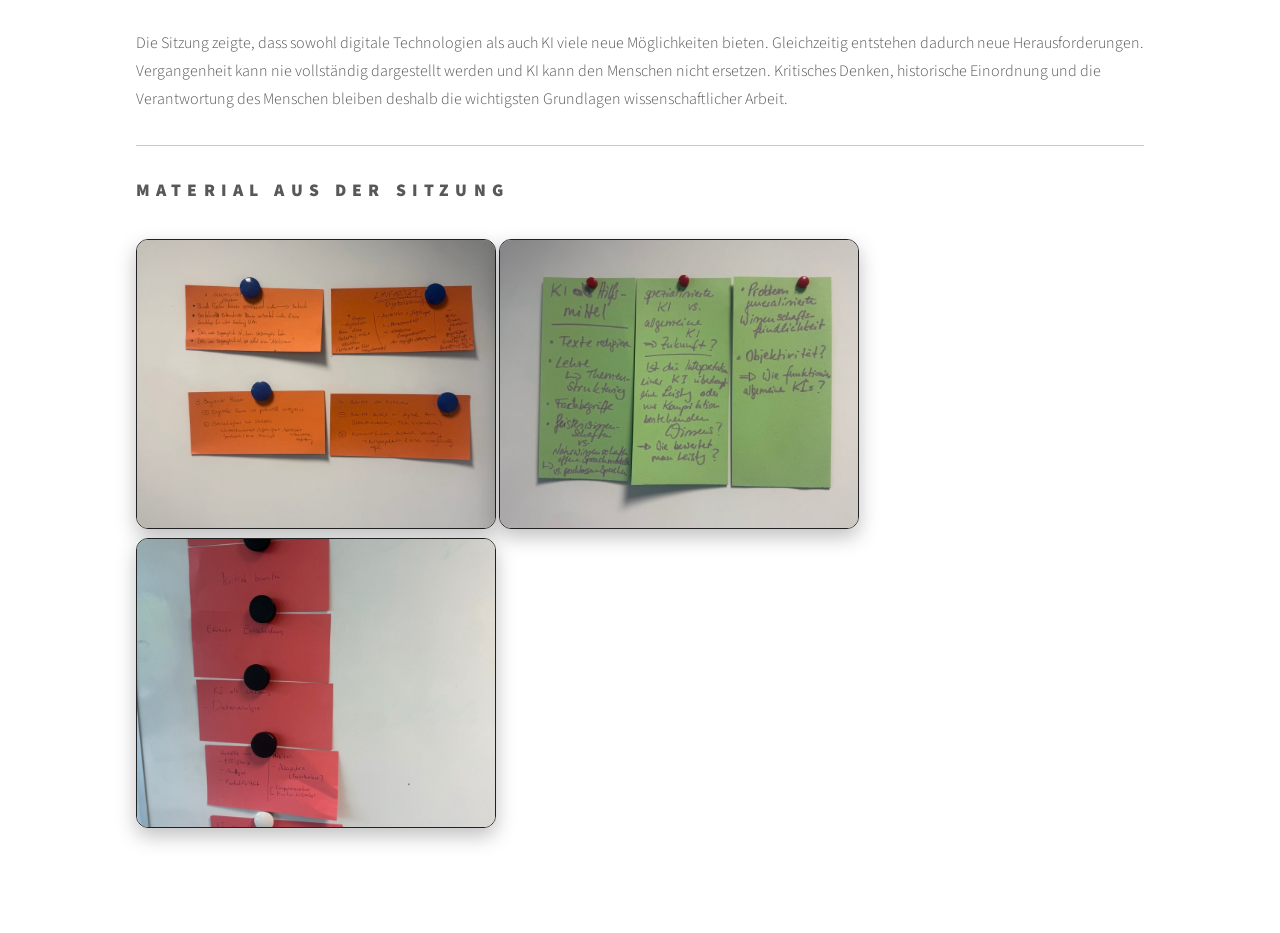
<file: sitzung5.html>
<!DOCTYPE HTML>
<!--
	Phantom by HTML5 UP
	html5up.net | @ajlkn
	Free for personal and commercial use under the CCA 3.0 license (html5up.net/license)
-->
<html lang="de">

<head>
	<title>Verständnis der Vergangenheit und KI</title>
	<meta charset="utf-8">
	<meta name="viewport" content="width=device-width, initial-scale=1">
	<link rel="stylesheet" href="assets/css/main.css">
	<noscript>
		<link rel="stylesheet" href="assets/css/noscript.css">
	</noscript>
</head>

<body class="is-preload">
	<!-- Wrapper -->
	<div id="wrapper">

		<!-- Header -->
		<header id="header">
			<div class="inner">

				<!-- Logo -->
				<a href="index.html" class="logo">
					<span class="symbol"><img src="images/logo.svg" alt=""></span><span class="title">Digitale
						Sammlungen</span>
				</a>

				<!-- Nav -->
				<nav>
					<ul>
						<li><a href="#menu">Menu</a></li>
					</ul>
				</nav>

			</div>
		</header>

		<!-- Menu -->
		<nav id="menu">
			<h2>Menu</h2>
			<ul>
				<li><a href="index.html">Home</a></li>
				<li><a href="generic.html">Ipsum veroeros</a></li>
				<li><a href="generic.html">Tempus etiam</a></li>
				<li><a href="generic.html">Consequat dolor</a></li>
				<li><a href="elements.html">Elements</a></li>
			</ul>
		</nav>

		<!-- Main -->
		<div id="main">
			<div class="inner">
				<h1>Sitzung 5: Verständnis der Vergangenheit und KI </h1>
				<div class="info-box">
					<p><b>Einleitung</b>: In dieser Sitzung standen zwei Themen im Mittelpunkt. Das erste Thema war das
						Verständnis der Vergangenheit und ihre digitale Darstellung. Das zweite Thema war die Rolle der
						Künstlichen Intelligenz (KI) in den Geisteswissenschaften. Die Inhalte wurden hauptsächlich in
						Gruppen diskutiert und anschließend gemeinsam besprochen. </p>

				</div>

				<h2>Verständnis der Vergangenheit</h2>

				<p>Die Vergangenheit kann nie vollständig dargestellt werden. Historische Quellen zeigen immer nur einen
					kleinen Teil der Realität. Deshalb müssen wir sie mit Vorsicht interpretieren.

					Außerdem betrachten wir die Vergangenheit mit unserem heutigen Wissen und unseren heutigen Werten.
					Dadurch können Missverständnisse entstehen. Ein Verhalten oder eine Beziehung aus der Vergangenheit
					kann heute falsch wirken, obwohl dies damals vielleicht anders verstanden wurde. Deshalb ist der
					historische Kontext sehr wichtig.</p>

				<hr>

				<h2>Probleme der digitalen Darstellung</h2>

				<p>Bei der Diskussion wurden vier wichtige Probleme genannt:<br>

					<b>Selektivität: </b>Es kann nie alles gezeigt werden. Deshalb müssen Informationen ausgewählt
					werden.
					Manche Quellen oder Perspektiven bleiben dabei unsichtbar.<br>
					<b>Linearität:</b> Geschichte wird oft als feste Reihenfolge dargestellt. In Wirklichkeit verlaufen
					viele
					Ereignisse gleichzeitig und beeinflussen sich gegenseitig.<br>
					<b>Begrenzter Raum:</b> Bücher, Museen und Ausstellungen haben nur begrenzten Platz. Deshalb können
					nicht
					alle Informationen präsentiert werden.<br>
					<b>Autorität: </b>Museen, Archive und Expertinnen oder Experten entscheiden, welche Informationen
					veröffentlicht werden. Dadurch beeinflussen sie, wie Menschen Geschichte verstehen.<br>

					Digitale Medien bieten neue Möglichkeiten, lösen diese Probleme aber nicht vollständig.
				</p>

				<hr>

				<h2>KI in den Geisteswissenschaften</h2>

				<p>KI kann als Hilfsmittel genutzt werden. Sie kann zum Beispiel Texte bearbeiten, Daten analysieren,
					Metadaten erstellen oder Informationen schneller zusammenfassen.

					Als Vorteile wurden eine höhere Effizienz, schnellere Analysen und eine bessere Produktivität
					genannt.

					Gleichzeitig wurden auch Risiken diskutiert. Dazu gehören eine zu starke Abhängigkeit von KI, der
					Verlust eigener Kompetenzen und eine geringere Kreativität. Außerdem wurde gefragt, wie
					wissenschaftliche Leistungen in Zukunft bewertet werden und ob eine KI nur vorhandenes Wissen
					kombiniert oder wirklich neue Erkenntnisse schaffen kann.</p>
				<hr>
				<h2>Verantwortung des Menschen</h2>

				<p>KI kann viele Aufgaben übernehmen und Forschende unterstützen. Trotzdem muss ein Mensch die
					Ergebnisse prüfen, kritisch bewerten und ethische Entscheidungen treffen. Die Verantwortung kann
					nicht an eine KI abgegeben werden.

					Außerdem können digitale Inhalte später als Trainingsdaten für KI genutzt werden. Deshalb müssen
					Forschende sorgfältig überlegen, welche Informationen sie veröffentlichen und wie sie diese
					präsentieren.</p>

				<hr>

				<h2>Fazit</h2>

				<p>Die Sitzung zeigte, dass sowohl digitale Technologien als auch KI viele neue Möglichkeiten bieten.
					Gleichzeitig entstehen dadurch neue Herausforderungen. Vergangenheit kann nie vollständig
					dargestellt werden und KI kann den Menschen nicht ersetzen. Kritisches Denken, historische
					Einordnung und die Verantwortung des Menschen bleiben deshalb die wichtigsten Grundlagen
					wissenschaftlicher Arbeit.</p>
				<hr>
				<h2>Material aus der Sitzung</h2>

				<div class="gallery">
					<img src="images/sitzung5-1.jpg" alt="" width="400">
					<img src="images/sitzung5-2.jpg" alt="" width="400">
					<img src="images/sitzung5-3.jpg" alt="" width="400">



				</div>



			</div>
		</div>



	</div>

	<!-- Scripts -->
	<script src="assets/js/jquery.min.js"></script>
	<script src="assets/js/browser.min.js"></script>
	<script src="assets/js/breakpoints.min.js"></script>
	<script src="assets/js/util.js"></script>
	<script src="assets/js/main.js"></script>

</body>

</html>
</file>
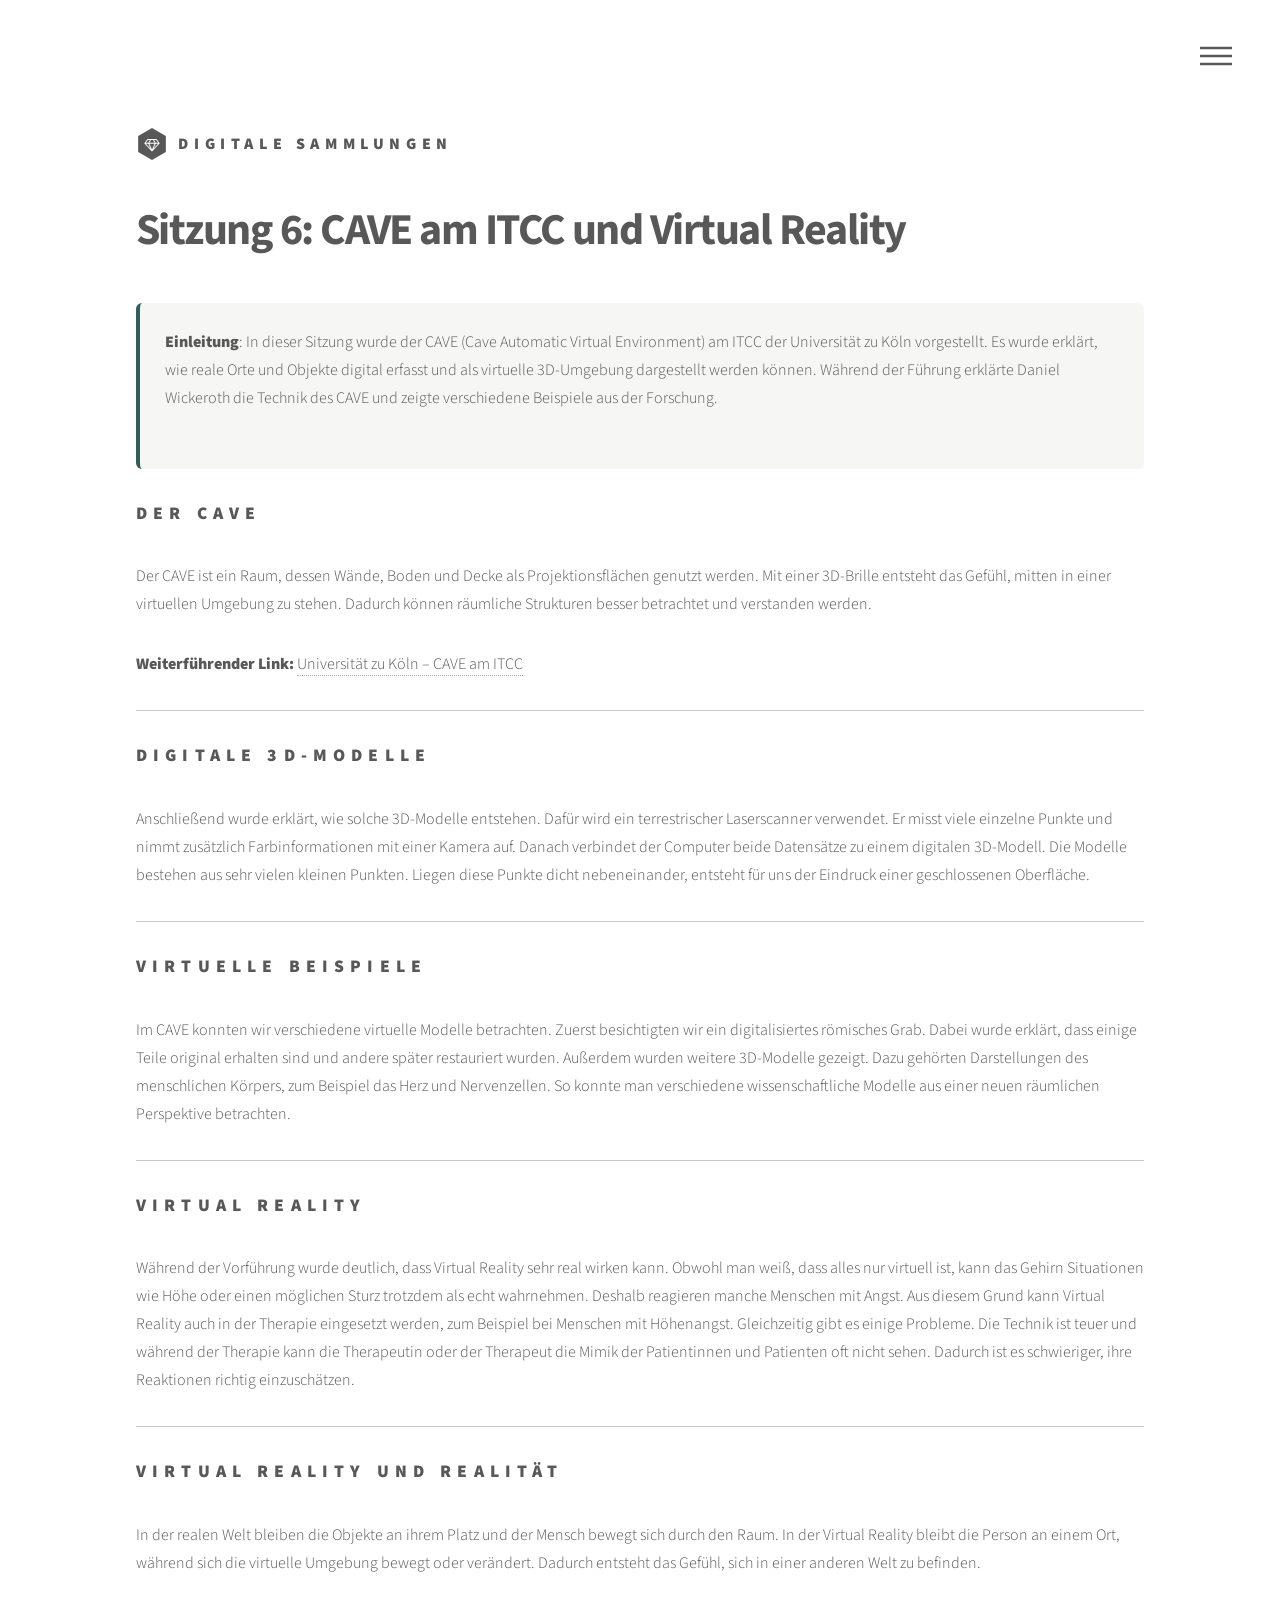
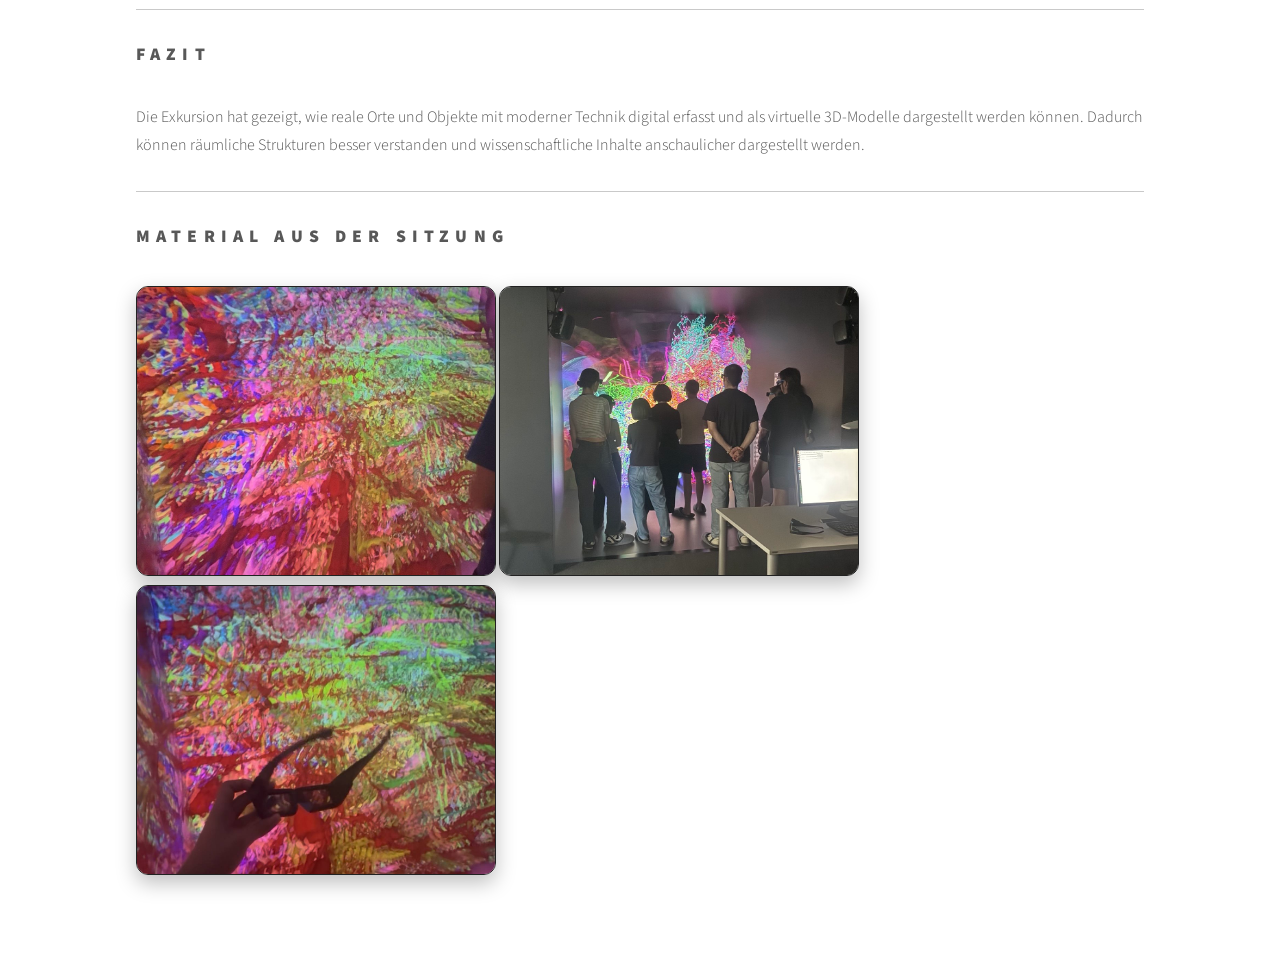
<file: sitzung6.html>
<!DOCTYPE HTML>
<!--
	Phantom by HTML5 UP
	html5up.net | @ajlkn
	Free for personal and commercial use under the CCA 3.0 license (html5up.net/license)
-->
<html lang="de">

<head>
	<title>CAVE am ITCC und Virtual Reality</title>
	<meta charset="utf-8">
	<meta name="viewport" content="width=device-width, initial-scale=1">
	<link rel="stylesheet" href="assets/css/main.css">
	<noscript>
		<link rel="stylesheet" href="assets/css/noscript.css">
	</noscript>
</head>

<body class="is-preload">
	<!-- Wrapper -->
	<div id="wrapper">

		<!-- Header -->
		<header id="header">
			<div class="inner">

				<!-- Logo -->
				<a href="index.html" class="logo">
					<span class="symbol"><img src="images/logo.svg" alt=""></span><span class="title">Digitale
						Sammlungen</span>
				</a>

				<!-- Nav -->
				<nav>
					<ul>
						<li><a href="#menu">Menu</a></li>
					</ul>
				</nav>

			</div>
		</header>

		<!-- Menu -->
		<nav id="menu">
			<h2>Menu</h2>
			<ul>
				<li><a href="index.html">Home</a></li>
				<li><a href="generic.html">Ipsum veroeros</a></li>
				<li><a href="generic.html">Tempus etiam</a></li>
				<li><a href="generic.html">Consequat dolor</a></li>
				<li><a href="elements.html">Elements</a></li>
			</ul>
		</nav>

		<!-- Main -->
		<div id="main">
			<div class="inner">
				<h1> Sitzung 6: CAVE am ITCC und Virtual Reality </h1>
				<div class="info-box">
					<p><b>Einleitung</b>: In dieser Sitzung wurde der CAVE (Cave Automatic Virtual Environment) am ITCC
						der
						Universität zu Köln vorgestellt. Es wurde erklärt, wie reale Orte und Objekte digital erfasst
						und
						als virtuelle 3D-Umgebung dargestellt werden können. Während der Führung erklärte Daniel
						Wickeroth
						die Technik des CAVE und zeigte verschiedene Beispiele aus der Forschung.</p>
				</div>


				<h2>Der CAVE</h2>
				<p>Der CAVE ist ein Raum, dessen Wände, Boden und Decke als Projektionsflächen genutzt werden. Mit einer
					3D-Brille entsteht das Gefühl, mitten in einer virtuellen Umgebung zu stehen. Dadurch können
					räumliche Strukturen besser betrachtet und verstanden werden.</p>
				<p>
					<strong>Weiterführender Link:</strong>
					<a href="https://itcc.uni-koeln.de/hpc/visualisierung/cave" target="_blank">
						Universität zu Köln – CAVE am ITCC
					</a>

				</p>
				<hr>

				<h2>Digitale 3D-Modelle</h2>
				<p>Anschließend wurde erklärt, wie solche 3D-Modelle entstehen. Dafür wird ein terrestrischer
					Laserscanner verwendet. Er misst viele einzelne Punkte und nimmt zusätzlich Farbinformationen mit
					einer Kamera auf. Danach verbindet der Computer beide Datensätze zu einem digitalen 3D-Modell.

					Die Modelle bestehen aus sehr vielen kleinen Punkten. Liegen diese Punkte dicht nebeneinander,
					entsteht für uns der Eindruck einer geschlossenen Oberfläche.</p>
				<hr>

				<h2>Virtuelle Beispiele</h2>
				<p>Im CAVE konnten wir verschiedene virtuelle Modelle betrachten. Zuerst besichtigten wir ein
					digitalisiertes römisches Grab. Dabei wurde erklärt, dass einige Teile original erhalten sind und
					andere später restauriert wurden.

					Außerdem wurden weitere 3D-Modelle gezeigt. Dazu gehörten Darstellungen des menschlichen Körpers,
					zum Beispiel das Herz und Nervenzellen. So konnte man verschiedene wissenschaftliche Modelle aus
					einer neuen räumlichen Perspektive betrachten.</p>
				<hr>

				<h2>Virtual Reality</h2>
				<p>Während der Vorführung wurde deutlich, dass Virtual Reality sehr real wirken kann. Obwohl man weiß,
					dass alles nur virtuell ist, kann das Gehirn Situationen wie Höhe oder einen möglichen Sturz
					trotzdem als echt wahrnehmen. Deshalb reagieren manche Menschen mit Angst.

					Aus diesem Grund kann Virtual Reality auch in der Therapie eingesetzt werden, zum Beispiel bei
					Menschen mit Höhenangst. Gleichzeitig gibt es einige Probleme. Die Technik ist teuer und während der
					Therapie kann die Therapeutin oder der Therapeut die Mimik der Patientinnen und Patienten oft nicht
					sehen. Dadurch ist es schwieriger, ihre Reaktionen richtig einzuschätzen.

				</p>
				<hr>
				<h2>Virtual Reality und Realität</h2>
				<p>
					In der realen Welt bleiben die Objekte an ihrem Platz und der Mensch bewegt sich durch den Raum.
					In der Virtual Reality bleibt die Person an einem Ort, während sich die virtuelle Umgebung bewegt
					oder verändert.
					Dadurch entsteht das Gefühl, sich in einer anderen Welt zu befinden.
				</p>
				<hr>
				<h2>Fazit</h2>
				<p>Die Exkursion hat gezeigt, wie reale Orte und Objekte mit moderner Technik digital erfasst und als
					virtuelle 3D-Modelle dargestellt werden können. Dadurch können räumliche Strukturen besser
					verstanden und wissenschaftliche Inhalte anschaulicher dargestellt werden.</p>
				<hr>
				<h2>Material aus der Sitzung</h2>

				<div class="gallery">
					<img src="images/sitzung6-1.jpg" alt="" width="400">
					<img src="images/sitzung6-2.jpg" alt="" width="400">
					<img src="images/sitzung6-3.jpg" alt="" width="400">

				</div>
			</div>
		</div>



	</div>

	<!-- Scripts -->
	<script src="assets/js/jquery.min.js"></script>
	<script src="assets/js/browser.min.js"></script>
	<script src="assets/js/breakpoints.min.js"></script>
	<script src="assets/js/util.js"></script>
	<script src="assets/js/main.js"></script>

</body>

</html>
</file>
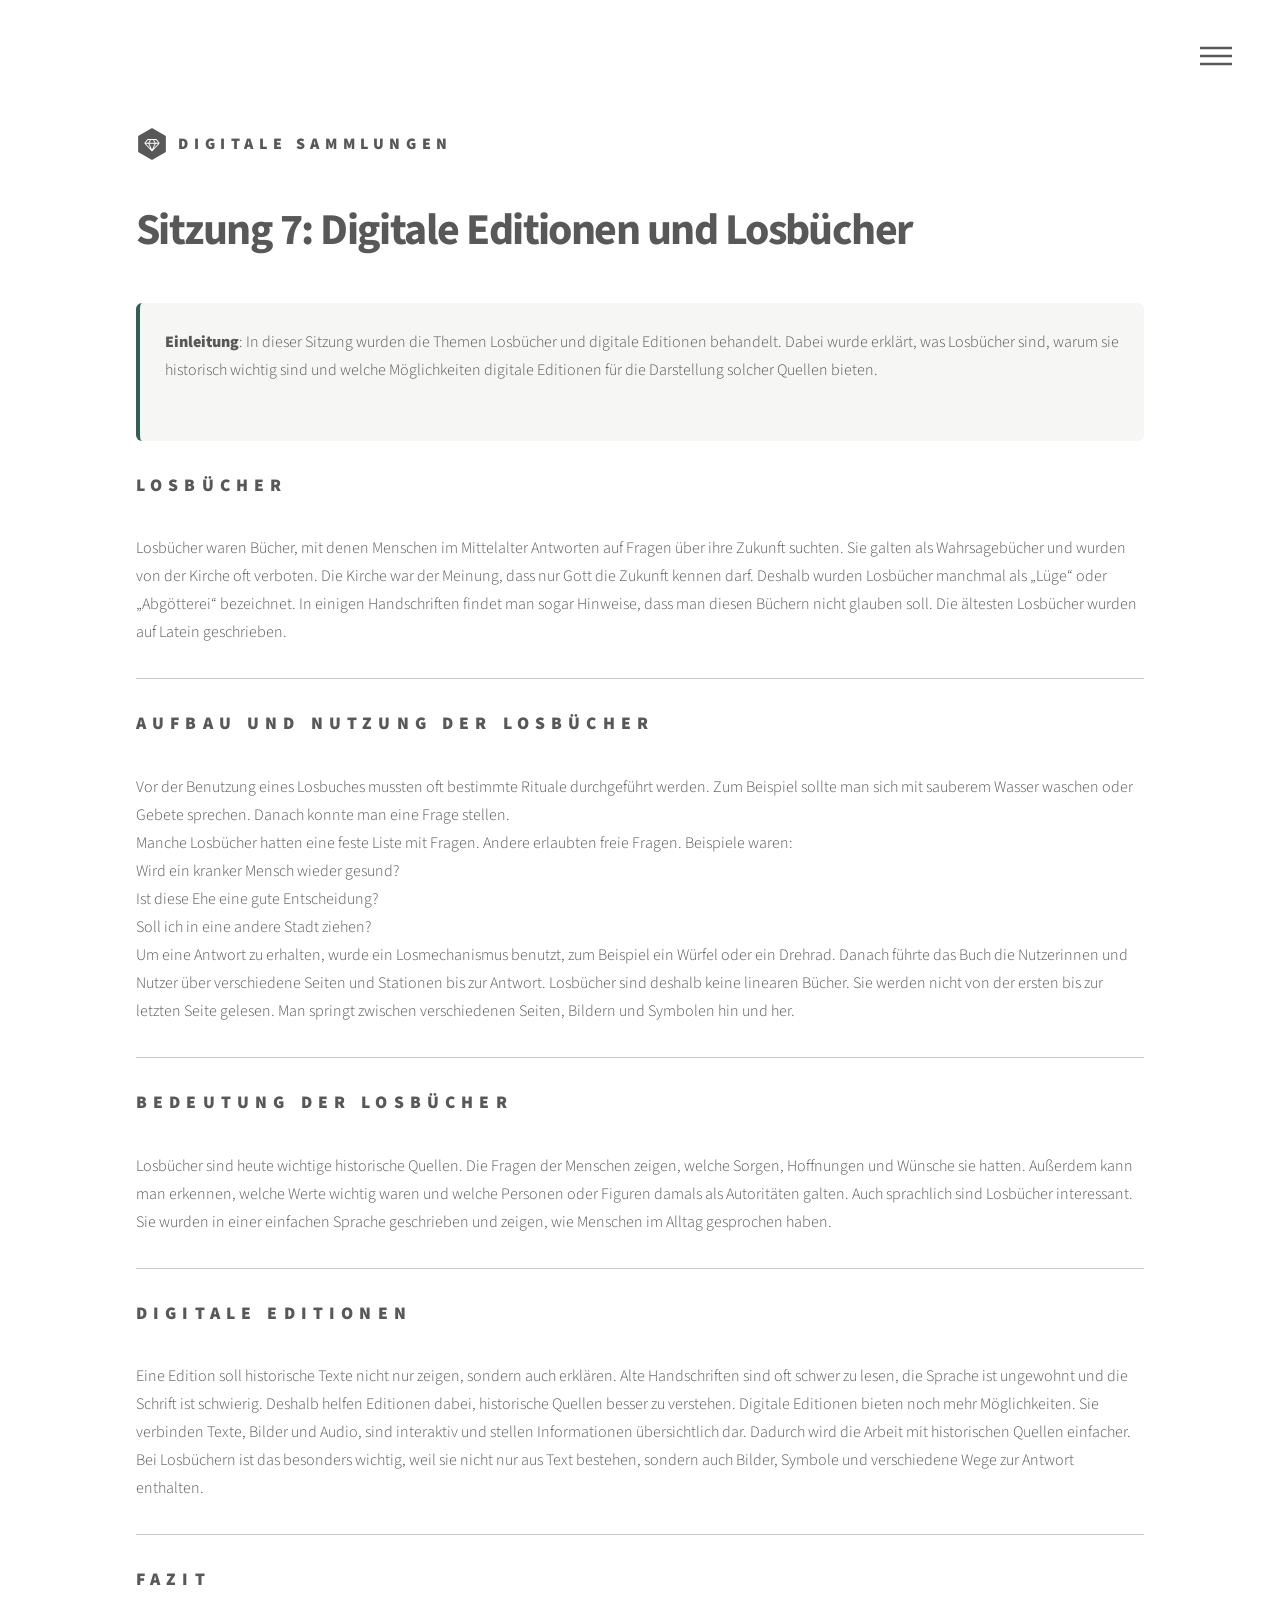
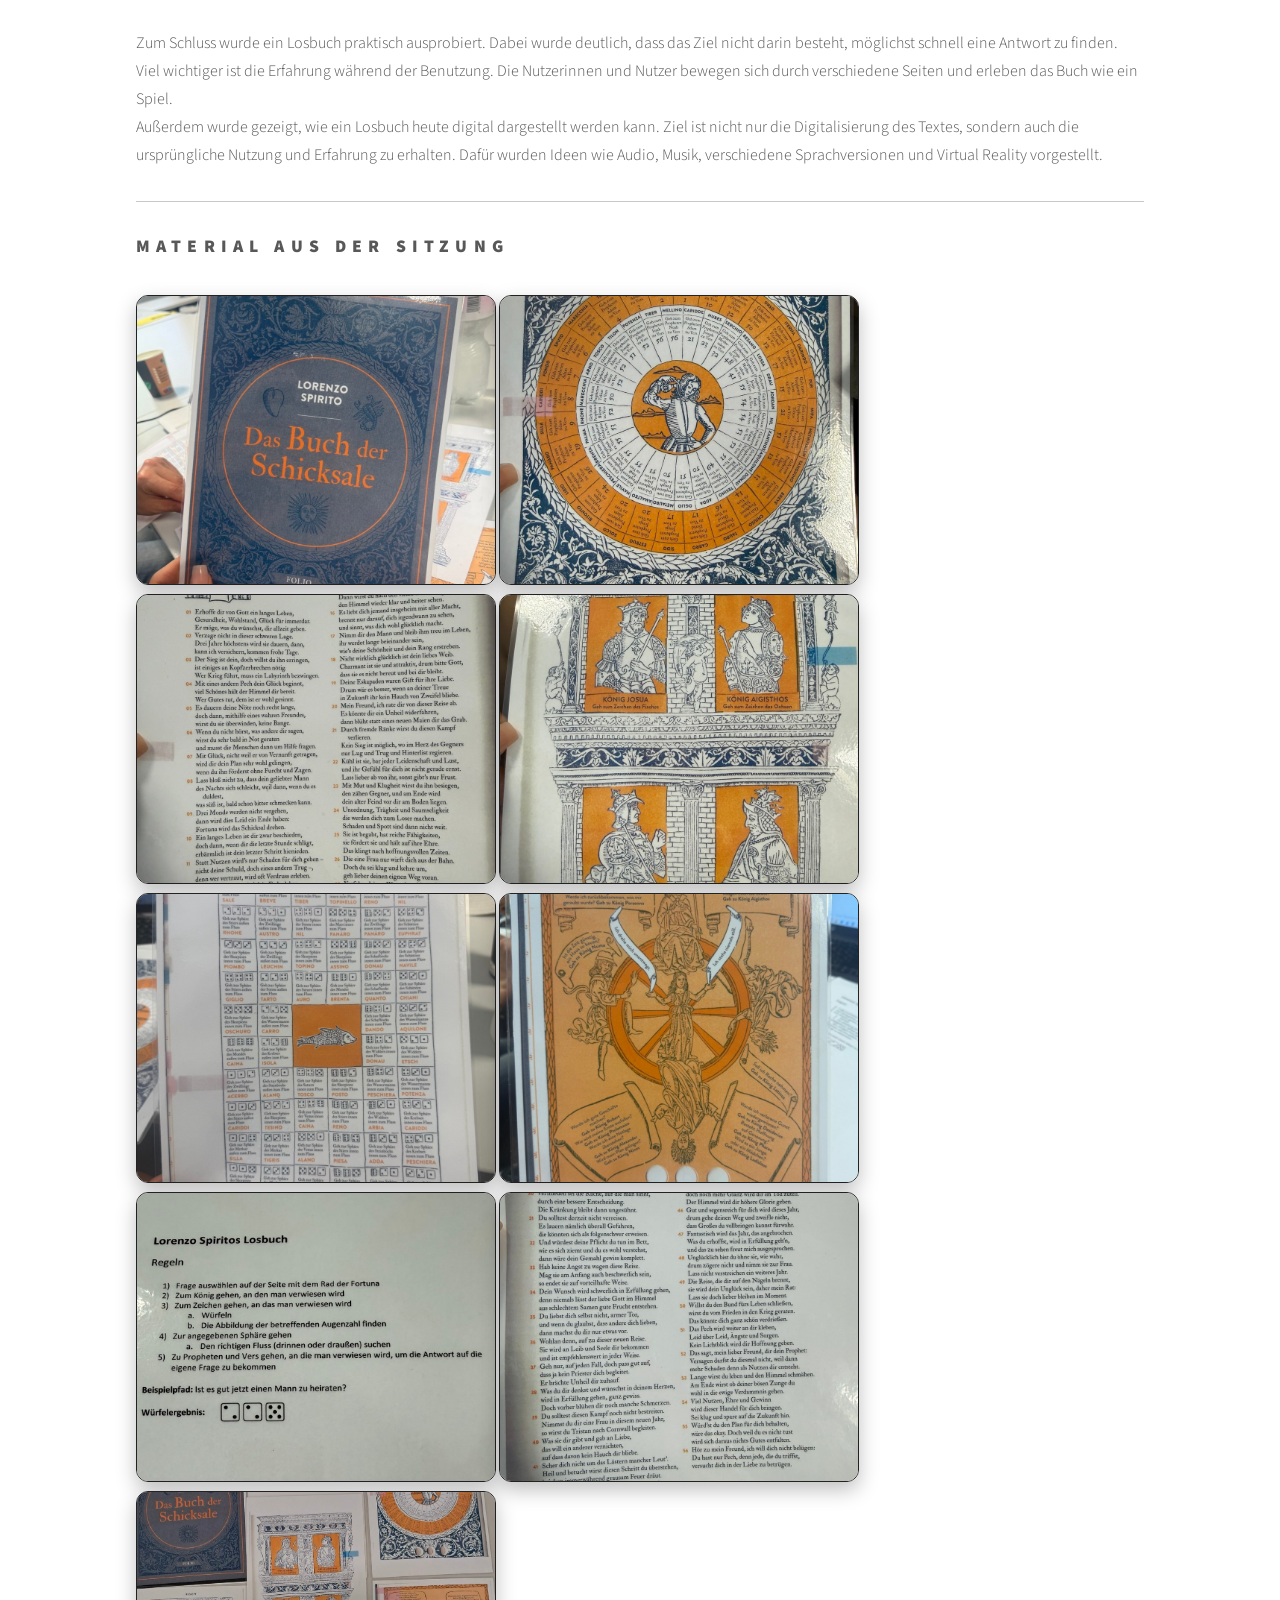
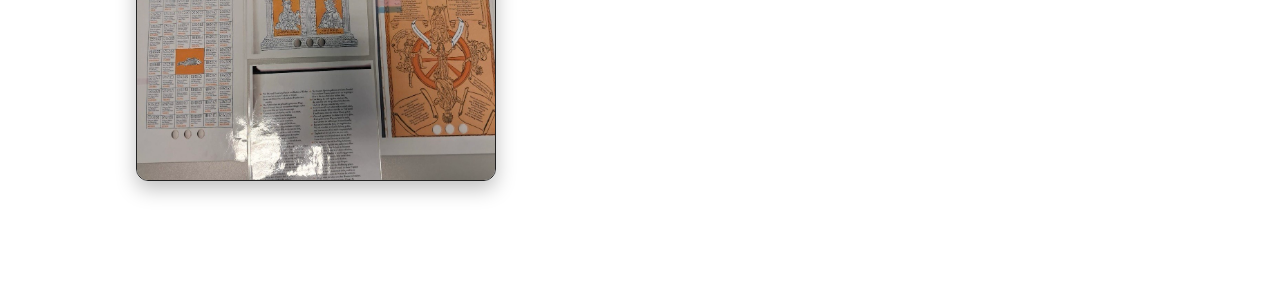
<file: sitzung7.html>
<!DOCTYPE HTML>
<!--
	Phantom by HTML5 UP
	html5up.net | @ajlkn
	Free for personal and commercial use under the CCA 3.0 license (html5up.net/license)
-->
<html lang="de">

<head>
	<title>Digitale Editionen und Losbücher</title>
	<meta charset="utf-8">
	<meta name="viewport" content="width=device-width, initial-scale=1">
	<link rel="stylesheet" href="assets/css/main.css">
	<noscript>
		<link rel="stylesheet" href="assets/css/noscript.css">
	</noscript>
</head>

<body class="is-preload">
	<!-- Wrapper -->
	<div id="wrapper">

		<!-- Header -->
		<header id="header">
			<div class="inner">

				<!-- Logo -->
				<a href="index.html" class="logo">
					<span class="symbol"><img src="images/logo.svg" alt=""></span><span class="title">Digitale
						Sammlungen</span>
				</a>

				<!-- Nav -->
				<nav>
					<ul>
						<li><a href="#menu">Menu</a></li>
					</ul>
				</nav>

			</div>
		</header>

		<!-- Menu -->
		<nav id="menu">
			<h2>Menu</h2>
			<ul>
				<li><a href="index.html">Home</a></li>
				<li><a href="generic.html">Ipsum veroeros</a></li>
				<li><a href="generic.html">Tempus etiam</a></li>
				<li><a href="generic.html">Consequat dolor</a></li>
				<li><a href="elements.html">Elements</a></li>
			</ul>
		</nav>

		<!-- Main -->
		<div id="main">
			<div class="inner">
				<h1>Sitzung 7: Digitale Editionen und Losbücher </h1>
				<div class="info-box">
					<p><b>Einleitung</b>: In dieser Sitzung wurden die Themen Losbücher und digitale Editionen
						behandelt. Dabei
						wurde erklärt, was Losbücher sind, warum sie historisch wichtig sind und welche Möglichkeiten
						digitale Editionen für die Darstellung solcher Quellen bieten.
					</p>
				</div>

				<h2>Losbücher</h2>
				<p>Losbücher waren Bücher, mit denen Menschen im Mittelalter Antworten auf Fragen über ihre Zukunft
					suchten. Sie galten als Wahrsagebücher und wurden von der Kirche oft verboten. Die Kirche war der
					Meinung, dass nur Gott die Zukunft kennen darf. Deshalb wurden Losbücher manchmal als „Lüge“ oder
					„Abgötterei“ bezeichnet. In einigen Handschriften findet man sogar Hinweise, dass man diesen Büchern
					nicht glauben soll.

					Die ältesten Losbücher wurden auf Latein geschrieben.</p>
				<hr>

				<h2>Aufbau und Nutzung der Losbücher</h2>
				<p>Vor der Benutzung eines Losbuches mussten oft bestimmte Rituale durchgeführt werden. Zum Beispiel
					sollte man sich mit sauberem Wasser waschen oder Gebete sprechen. Danach konnte man eine Frage
					stellen.<br>

					Manche Losbücher hatten eine feste Liste mit Fragen. Andere erlaubten freie Fragen. Beispiele
					waren:<br>

					Wird ein kranker Mensch wieder gesund?<br>
					Ist diese Ehe eine gute Entscheidung?<br>
					Soll ich in eine andere Stadt ziehen?<br>

					Um eine Antwort zu erhalten, wurde ein Losmechanismus benutzt, zum Beispiel ein Würfel oder ein
					Drehrad. Danach führte das Buch die Nutzerinnen und Nutzer über verschiedene Seiten und Stationen
					bis zur Antwort.

					Losbücher sind deshalb keine linearen Bücher. Sie werden nicht von der ersten bis zur letzten Seite
					gelesen. Man springt zwischen verschiedenen Seiten, Bildern und Symbolen hin und her.</p>
				<hr>

				<h2>Bedeutung der Losbücher</h2>
				<p>Losbücher sind heute wichtige historische Quellen. Die Fragen der Menschen zeigen, welche Sorgen,
					Hoffnungen und Wünsche sie hatten. Außerdem kann man erkennen, welche Werte wichtig waren und welche
					Personen oder Figuren damals als Autoritäten galten.

					Auch sprachlich sind Losbücher interessant. Sie wurden in einer einfachen Sprache geschrieben und
					zeigen, wie Menschen im Alltag gesprochen haben.</p>
				<hr>

				<h2>Digitale Editionen</h2>
				<p>Eine Edition soll historische Texte nicht nur zeigen, sondern auch erklären. Alte Handschriften sind
					oft schwer zu lesen, die Sprache ist ungewohnt und die Schrift ist schwierig. Deshalb helfen
					Editionen dabei, historische Quellen besser zu verstehen.

					Digitale Editionen bieten noch mehr Möglichkeiten. Sie verbinden Texte, Bilder und Audio, sind
					interaktiv und stellen Informationen übersichtlich dar. Dadurch wird die Arbeit mit historischen
					Quellen einfacher. Bei Losbüchern ist das besonders wichtig, weil sie nicht nur aus Text bestehen,
					sondern auch Bilder, Symbole und verschiedene Wege zur Antwort enthalten.</p>
				<hr>

				<h2>Fazit</h2>
				<p>Zum Schluss wurde ein Losbuch praktisch ausprobiert. Dabei wurde deutlich, dass das Ziel nicht darin
					besteht, möglichst schnell eine Antwort zu finden. Viel wichtiger ist die Erfahrung während der
					Benutzung. Die Nutzerinnen und Nutzer bewegen sich durch verschiedene Seiten und erleben das Buch
					wie ein Spiel.<br>

					Außerdem wurde gezeigt, wie ein Losbuch heute digital dargestellt werden kann. Ziel ist nicht nur
					die Digitalisierung des Textes, sondern auch die ursprüngliche Nutzung und Erfahrung zu erhalten.
					Dafür wurden Ideen wie Audio, Musik, verschiedene Sprachversionen und Virtual Reality vorgestellt.
				</p>
				<hr>
				<h2>Material aus der Sitzung</h2>

				<div class="gallery">
					<img src="images/sitzung7-1.jpg" alt="" width="400">
					<img src="images/sitzung7-2.jpg" alt="" width="400">
					<img src="images/sitzung7-3.jpg" alt="" width="400">

					<img src="images/sitzung7-4.jpg" alt="" width="400">
					<img src="images/sitzung7-5.jpg" alt="" width="400">
					<img src="images/sitzung7-6.jpg" alt="" width="400">

					<img src="images/sitzung7-7.jpg" alt="" width="400">
					<img src="images/sitzung7-8.jpg" alt="" width="400">
					<img src="images/sitzung7-9jpg.jpg" alt="" width="400">

				</div>

			</div>
		</div>


	</div>

	<!-- Scripts -->
	<script src="assets/js/jquery.min.js"></script>
	<script src="assets/js/browser.min.js"></script>
	<script src="assets/js/breakpoints.min.js"></script>
	<script src="assets/js/util.js"></script>
	<script src="assets/js/main.js"></script>

</body>

</html>
</file>
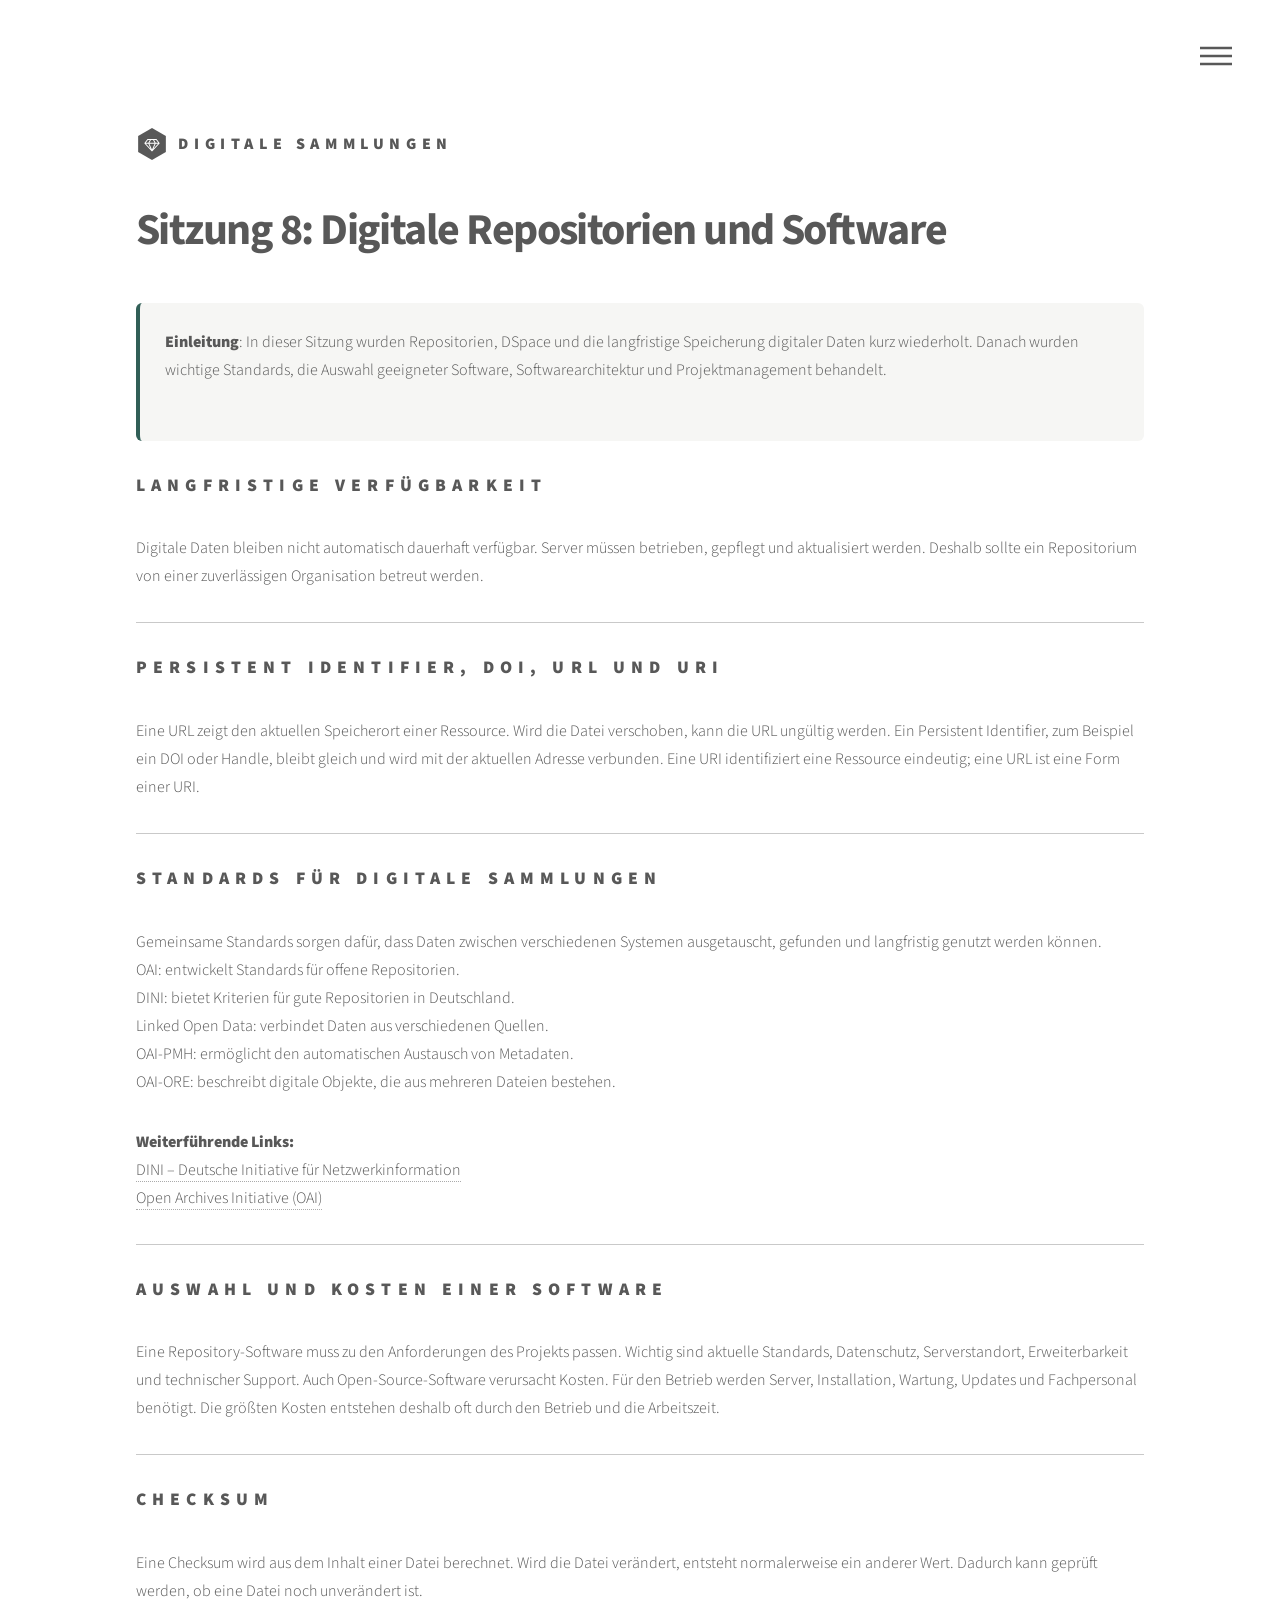
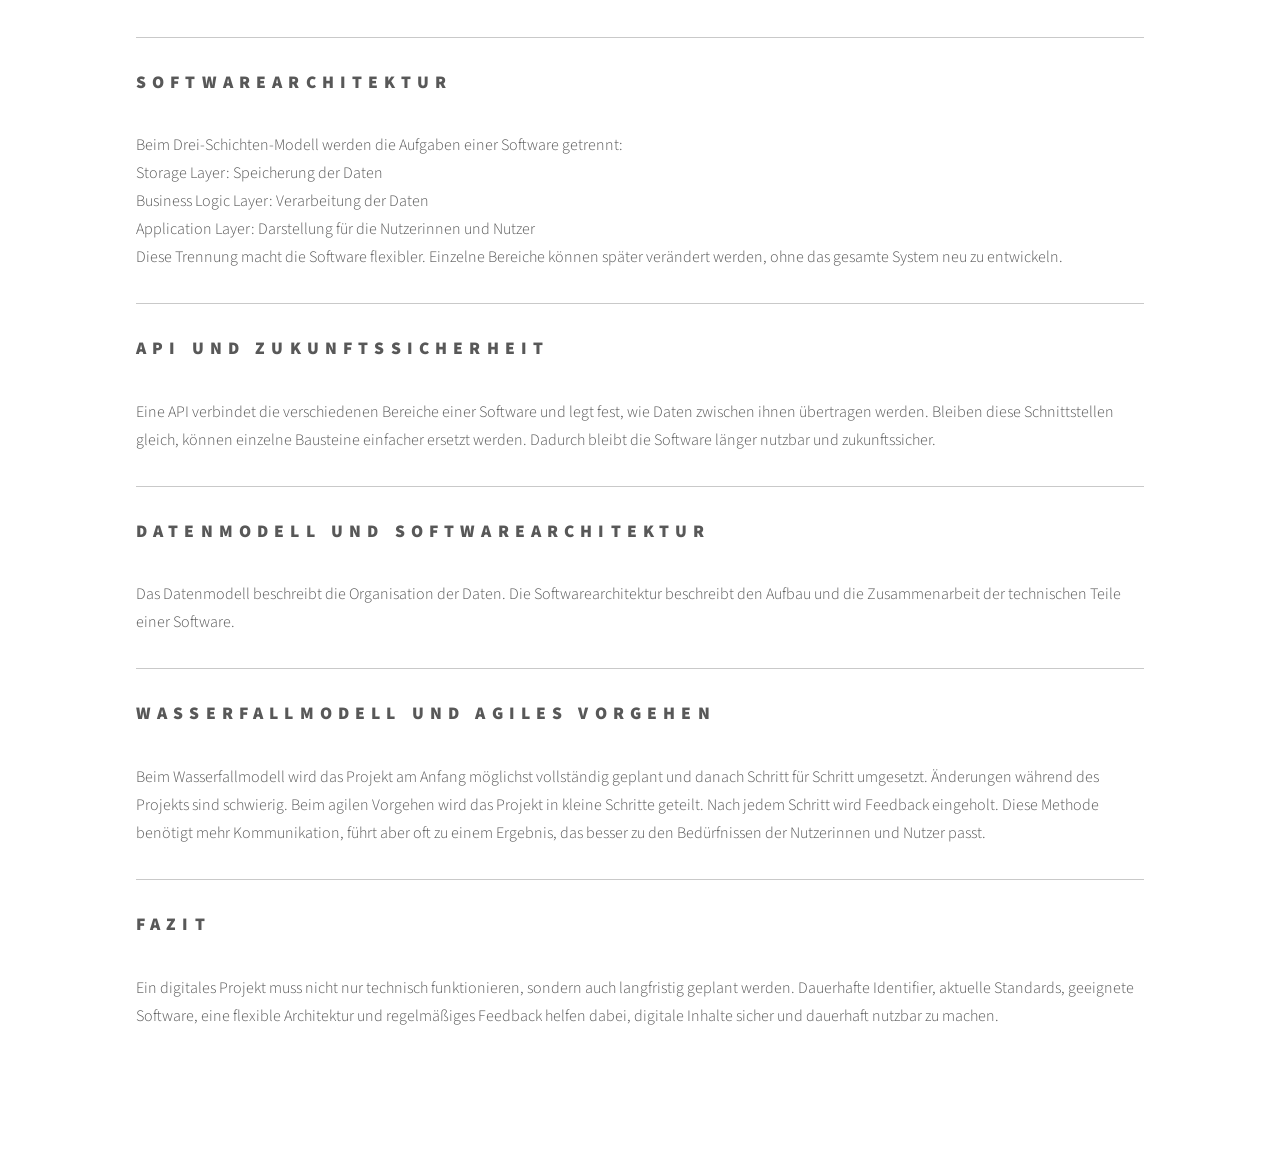
<file: sitzung8.html>
<!DOCTYPE HTML>
<!--
	Phantom by HTML5 UP
	html5up.net | @ajlkn
	Free for personal and commercial use under the CCA 3.0 license (html5up.net/license)
-->
<html lang="de">

<head>
	<title>Digitale Repositorien und Software</title>
	<meta charset="utf-8">
	<meta name="viewport" content="width=device-width, initial-scale=1">
	<link rel="stylesheet" href="assets/css/main.css">
	<noscript>
		<link rel="stylesheet" href="assets/css/noscript.css">
	</noscript>
</head>

<body class="is-preload">
	<!-- Wrapper -->
	<div id="wrapper">

		<!-- Header -->
		<header id="header">
			<div class="inner">

				<!-- Logo -->
				<a href="index.html" class="logo">
					<span class="symbol"><img src="images/logo.svg" alt=""></span><span class="title">Digitale
						Sammlungen</span>
				</a>

				<!-- Nav -->
				<nav>
					<ul>
						<li><a href="#menu">Menu</a></li>
					</ul>
				</nav>

			</div>
		</header>

		<!-- Menu -->
		<nav id="menu">
			<h2>Menu</h2>
			<ul>
				<li><a href="index.html">Home</a></li>
				<li><a href="generic.html">Ipsum veroeros</a></li>
				<li><a href="generic.html">Tempus etiam</a></li>
				<li><a href="generic.html">Consequat dolor</a></li>
				<li><a href="elements.html">Elements</a></li>
			</ul>
		</nav>

		<!-- Main -->
		<div id="main">
			<div class="inner">
				<h1>Sitzung 8: Digitale Repositorien und Software</h1>
				<div class="info-box">
					<p><b>Einleitung</b>: In dieser Sitzung wurden Repositorien, DSpace und die langfristige Speicherung
						digitaler
						Daten kurz wiederholt. Danach wurden wichtige Standards, die Auswahl geeigneter Software,
						Softwarearchitektur und Projektmanagement behandelt.</p>

				</div>

				<h2>Langfristige Verfügbarkeit</h2>
				<p>Digitale Daten bleiben nicht automatisch dauerhaft verfügbar. Server müssen betrieben, gepflegt und
					aktualisiert werden. Deshalb sollte ein Repositorium von einer zuverlässigen Organisation betreut
					werden.</p>

				<hr>

				<h2>Persistent Identifier, DOI, URL und URI</h2>
				<p>Eine URL zeigt den aktuellen Speicherort einer Ressource. Wird die Datei verschoben, kann die URL
					ungültig werden.

					Ein Persistent Identifier, zum Beispiel ein DOI oder Handle, bleibt gleich und wird mit der
					aktuellen Adresse verbunden. Eine URI identifiziert eine Ressource eindeutig; eine URL ist eine Form
					einer URI.</p>

				<hr>

				<h2>Standards für digitale Sammlungen</h2>
				<p>Gemeinsame Standards sorgen dafür, dass Daten zwischen verschiedenen Systemen ausgetauscht, gefunden
					und langfristig genutzt werden können.<br>

					OAI: entwickelt Standards für offene Repositorien.<br>
					DINI: bietet Kriterien für gute Repositorien in Deutschland.<br>
					Linked Open Data: verbindet Daten aus verschiedenen Quellen.<br>
					OAI-PMH: ermöglicht den automatischen Austausch von Metadaten.<br>
					OAI-ORE: beschreibt digitale Objekte, die aus mehreren Dateien bestehen.</p>
				<p>
					<strong>Weiterführende Links:</strong><br>
					<a href="https://dini.de/" target="_blank">
						DINI – Deutsche Initiative für Netzwerkinformation
					</a><br>
					<a href="https://www.openarchives.org/" target="_blank">
						Open Archives Initiative (OAI)
					</a>
				</p>

				<hr>

				<h2>Auswahl und Kosten einer Software</h2>
				<p>Eine Repository-Software muss zu den Anforderungen des Projekts passen. Wichtig sind aktuelle
					Standards, Datenschutz, Serverstandort, Erweiterbarkeit und technischer Support.

					Auch Open-Source-Software verursacht Kosten. Für den Betrieb werden Server, Installation, Wartung,
					Updates und Fachpersonal benötigt. Die größten Kosten entstehen deshalb oft durch den Betrieb und
					die Arbeitszeit.</p>

				<hr>

				<h2>Checksum</h2>
				<p>Eine Checksum wird aus dem Inhalt einer Datei berechnet. Wird die Datei verändert, entsteht
					normalerweise ein anderer Wert. Dadurch kann geprüft werden, ob eine Datei noch unverändert ist.</p>
				<hr>

				<h2>Softwarearchitektur</h2>
				<p>Beim Drei-Schichten-Modell werden die Aufgaben einer Software getrennt:<br>

					Storage Layer: Speicherung der Daten<br>
					Business Logic Layer: Verarbeitung der Daten<br>
					Application Layer: Darstellung für die Nutzerinnen und Nutzer<br>

					Diese Trennung macht die Software flexibler. Einzelne Bereiche können später verändert werden, ohne
					das gesamte System neu zu entwickeln.</p>
				<hr>


				<h2>API und Zukunftssicherheit</h2>
				<p>Eine API verbindet die verschiedenen Bereiche einer Software und legt fest, wie Daten zwischen ihnen
					übertragen werden. Bleiben diese Schnittstellen gleich, können einzelne Bausteine einfacher ersetzt
					werden. Dadurch bleibt die Software länger nutzbar und zukunftssicher.</p>
				<hr>


				<h2>Datenmodell und Softwarearchitektur</h2>
				<p>Das Datenmodell beschreibt die Organisation der Daten. Die Softwarearchitektur beschreibt den Aufbau
					und die Zusammenarbeit der technischen Teile einer Software.</p>
				<hr>

				<h2>Wasserfallmodell und agiles Vorgehen</h2>
				<p>Beim Wasserfallmodell wird das Projekt am Anfang möglichst vollständig geplant und danach Schritt für
					Schritt umgesetzt. Änderungen während des Projekts sind schwierig.

					Beim agilen Vorgehen wird das Projekt in kleine Schritte geteilt. Nach jedem Schritt wird Feedback
					eingeholt. Diese Methode benötigt mehr Kommunikation, führt aber oft zu einem Ergebnis, das besser
					zu den Bedürfnissen der Nutzerinnen und Nutzer passt.</p>
				<hr>

				<h2>Fazit</h2>
				<p>Ein digitales Projekt muss nicht nur technisch funktionieren, sondern auch langfristig geplant
					werden. Dauerhafte Identifier, aktuelle Standards, geeignete Software, eine flexible Architektur und
					regelmäßiges Feedback helfen dabei, digitale Inhalte sicher und dauerhaft nutzbar zu machen.</p>

			</div>
		</div>



	</div>

	<!-- Scripts -->
	<script src="assets/js/jquery.min.js"></script>
	<script src="assets/js/browser.min.js"></script>
	<script src="assets/js/breakpoints.min.js"></script>
	<script src="assets/js/util.js"></script>
	<script src="assets/js/main.js"></script>

</body>

</html>
</file>
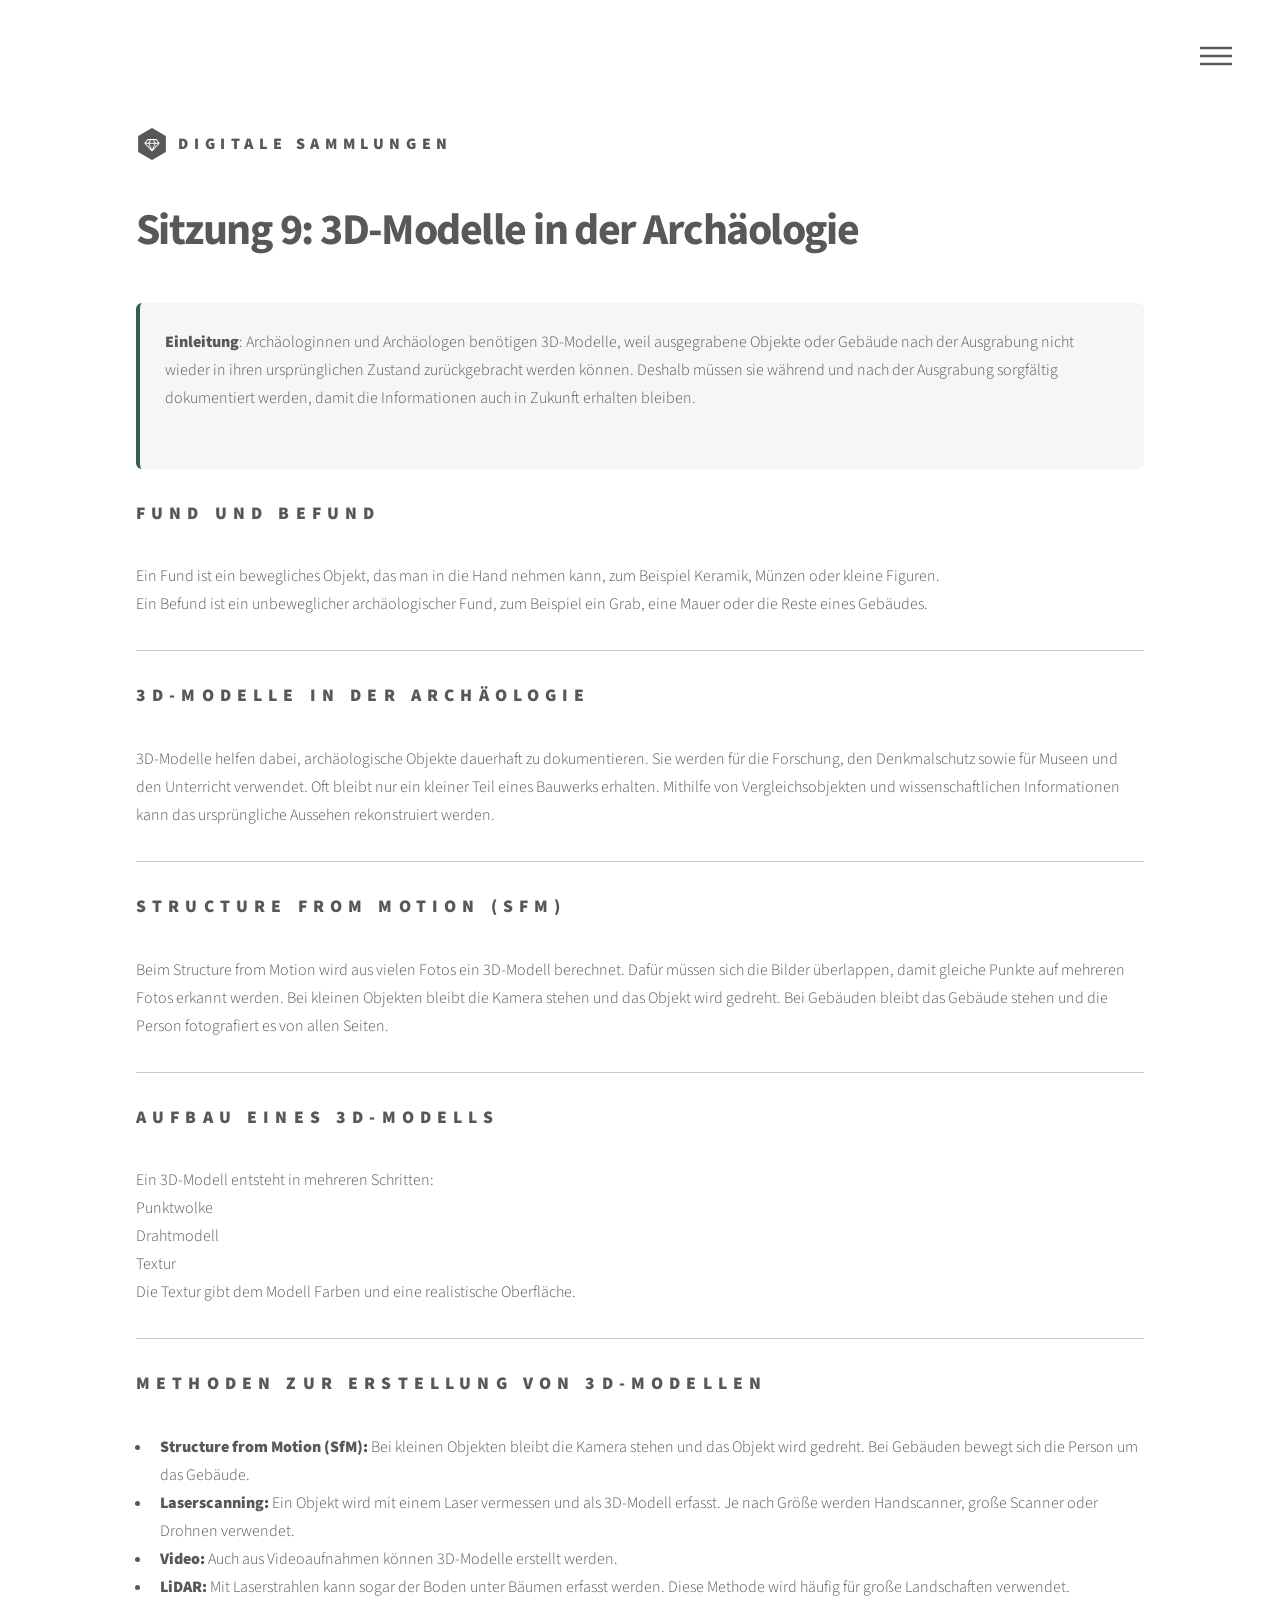
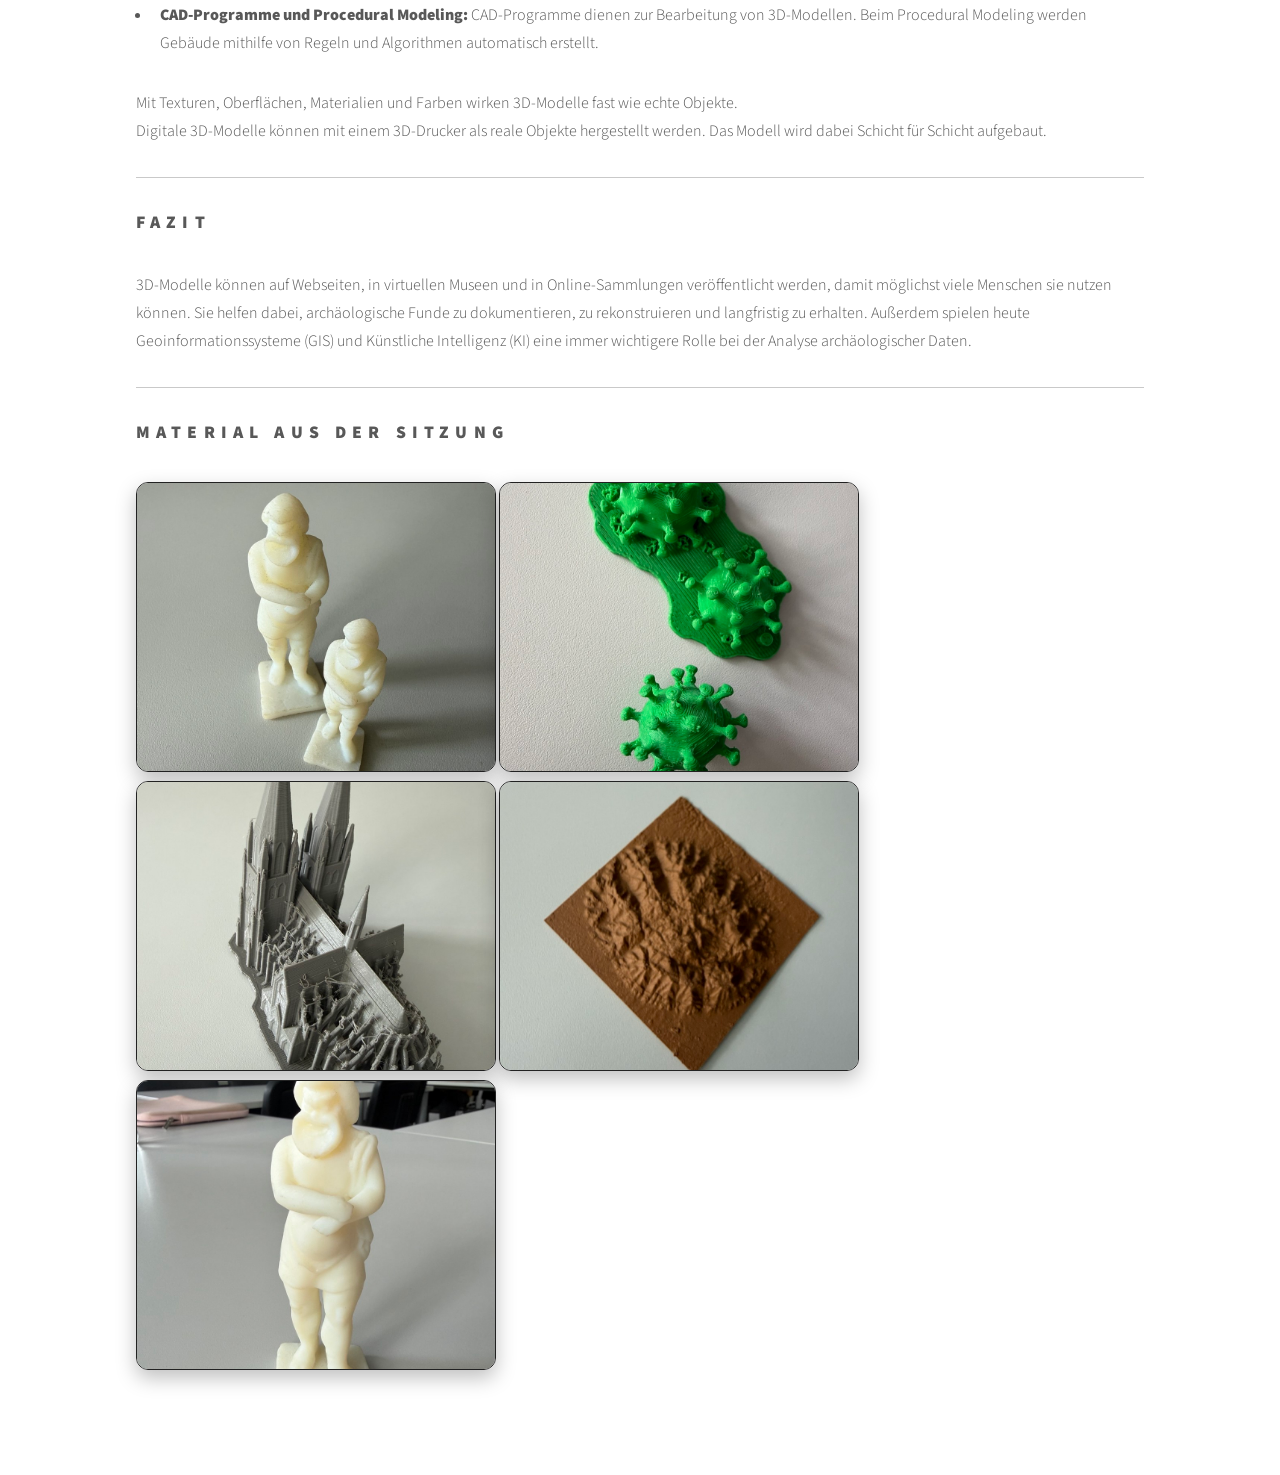
<file: sitzung9.html>
<!DOCTYPE HTML>
<!--
	Phantom by HTML5 UP
	html5up.net | @ajlkn
	Free for personal and commercial use under the CCA 3.0 license (html5up.net/license)
-->
<html lang="de">

<head>
	<title>3D-Modelle in der Archäologie</title>
	<meta charset="utf-8">
	<meta name="viewport" content="width=device-width, initial-scale=1">
	<link rel="stylesheet" href="assets/css/main.css">
	<noscript>
		<link rel="stylesheet" href="assets/css/noscript.css">
	</noscript>
</head>

<body class="is-preload">
	<!-- Wrapper -->
	<div id="wrapper">

		<!-- Header -->
		<header id="header">
			<div class="inner">

				<!-- Logo -->
				<a href="index.html" class="logo">
					<span class="symbol"><img src="images/logo.svg" alt=""></span><span class="title">Digitale
						Sammlungen</span>
				</a>

				<!-- Nav -->
				<nav>
					<ul>
						<li><a href="#menu">Menu</a></li>
					</ul>
				</nav>

			</div>
		</header>

		<!-- Menu -->
		<nav id="menu">
			<h2>Menu</h2>
			<ul>
				<li><a href="index.html">Home</a></li>
				<li><a href="generic.html">Ipsum veroeros</a></li>
				<li><a href="generic.html">Tempus etiam</a></li>
				<li><a href="generic.html">Consequat dolor</a></li>
				<li><a href="elements.html">Elements</a></li>
			</ul>
		</nav>

		<!-- Main -->
		<div id="main">
			<div class="inner">
				<h1>Sitzung 9: 3D-Modelle in der Archäologie</h1>

				<div class="info-box">
					<p><b>Einleitung</b>: Archäologinnen und Archäologen benötigen 3D-Modelle, weil ausgegrabene
						Objekte oder
						Gebäude nach der Ausgrabung nicht wieder in ihren ursprünglichen Zustand zurückgebracht werden
						können. Deshalb müssen sie während und nach der Ausgrabung sorgfältig dokumentiert werden, damit
						die
						Informationen auch in Zukunft erhalten bleiben.</p>


				</div>

				<h2>Fund und Befund</h2>

				<p>Ein Fund ist ein bewegliches Objekt, das man in die Hand nehmen kann, zum Beispiel Keramik, Münzen
					oder kleine Figuren.<br>

					Ein Befund ist ein unbeweglicher archäologischer Fund, zum Beispiel ein Grab, eine Mauer oder die
					Reste eines Gebäudes.</p>

				<hr>

				<h2>3D-Modelle in der Archäologie</h2>

				<p>3D-Modelle helfen dabei, archäologische Objekte dauerhaft zu dokumentieren. Sie werden für die
					Forschung, den Denkmalschutz sowie für Museen und den Unterricht verwendet. Oft bleibt nur ein
					kleiner Teil eines Bauwerks erhalten. Mithilfe von Vergleichsobjekten und wissenschaftlichen
					Informationen kann das ursprüngliche Aussehen rekonstruiert werden.</p>

				<hr>

				<h2>Structure from Motion (SfM)</h2>

				<p>Beim Structure from Motion wird aus vielen Fotos ein 3D-Modell berechnet. Dafür müssen sich die
					Bilder überlappen, damit gleiche Punkte auf mehreren Fotos erkannt werden.

					Bei kleinen Objekten bleibt die Kamera stehen und das Objekt wird gedreht.

					Bei Gebäuden bleibt das Gebäude stehen und die Person fotografiert es von allen Seiten.</p>

				<hr>

				<h2>Aufbau eines 3D-Modells</h2>

				<p>Ein 3D-Modell entsteht in mehreren Schritten:<br>
					Punktwolke <br>
					Drahtmodell<br>
					Textur<br>

					Die Textur gibt dem Modell Farben und eine realistische Oberfläche.</p>

				<hr>
				<h2>Methoden zur Erstellung von 3D-Modellen</h2>

				<ul>
					<li><strong>Structure from Motion (SfM):</strong> Bei kleinen Objekten bleibt die Kamera stehen und
						das Objekt wird gedreht. Bei Gebäuden bewegt sich die Person um das Gebäude.</li>

					<li><strong>Laserscanning:</strong> Ein Objekt wird mit einem Laser vermessen und als 3D-Modell
						erfasst. Je nach Größe werden Handscanner, große Scanner oder Drohnen verwendet.</li>

					<li><strong>Video:</strong> Auch aus Videoaufnahmen können 3D-Modelle erstellt werden.</li>

					<li><strong>LiDAR:</strong> Mit Laserstrahlen kann sogar der Boden unter Bäumen erfasst werden.
						Diese Methode wird häufig für große Landschaften verwendet.</li>

					<li><strong>CAD-Programme und Procedural Modeling:</strong> CAD-Programme dienen zur Bearbeitung von
						3D-Modellen. Beim Procedural Modeling werden Gebäude mithilfe von Regeln und Algorithmen
						automatisch erstellt.</li>
				</ul>

				<p>
					Mit Texturen, Oberflächen, Materialien und Farben wirken 3D-Modelle fast wie echte Objekte.<br>
					Digitale 3D-Modelle können mit einem 3D-Drucker als reale Objekte hergestellt werden. Das Modell
					wird dabei Schicht für Schicht aufgebaut.
				</p>



				<hr>
				<h2>Fazit</h2>

				<p>
					3D-Modelle können auf Webseiten, in virtuellen Museen und in Online-Sammlungen veröffentlicht
					werden, damit möglichst viele Menschen sie nutzen können.
					Sie helfen dabei, archäologische Funde zu dokumentieren, zu rekonstruieren und langfristig zu
					erhalten.
					Außerdem spielen heute Geoinformationssysteme (GIS) und Künstliche Intelligenz (KI) eine immer
					wichtigere Rolle bei der Analyse archäologischer Daten.
				</p>
				<hr>
				<h2>Material aus der Sitzung</h2>

				<div class="gallery">
					<img src="images/sitzung9-1.jpg" alt="" width="400">
					<img src="images/sitzung9-2.jpg" alt="" width="400">
					<img src="images/sitzung9-3.jpg" alt="" width="400">

					<img src="images/sitzung9-4.jpg" alt="" width="400">
					<img src="images/sitzung9-5.jpg" alt="" width="400">


				</div>


			</div>
		</div>



	</div>

	<!-- Scripts -->
	<script src="assets/js/jquery.min.js"></script>
	<script src="assets/js/browser.min.js"></script>
	<script src="assets/js/breakpoints.min.js"></script>
	<script src="assets/js/util.js"></script>
	<script src="assets/js/main.js"></script>

</body>

</html>
</file>
<file: assets/css/noscript.css>
/*
	Phantom by HTML5 UP
	html5up.net | @ajlkn
	Free for personal and commercial use under the CCA 3.0 license (html5up.net/license)
*/

/* Tiles */

	body.is-preload .tiles article {
		-moz-transform: none;
		-webkit-transform: none;
		-ms-transform: none;
		transform: none;
		opacity: 1;
	}
</file>
<file: assets/css/main.css>
@import url(fontawesome-all.min.css);
@import url("https://fonts.googleapis.com/css?family=Source+Sans+Pro:300,700,900");

/*
	Phantom by HTML5 UP
	html5up.net | @ajlkn
	Free for personal and commercial use under the CCA 3.0 license (html5up.net/license)
*/

html, body, div, span, applet, object,
iframe, h1, h2, h3, h4, h5, h6, p, blockquote,
pre, a, abbr, acronym, address, big, cite,
code, del, dfn, em, img, ins, kbd, q, s, samp,
small, strike, strong, sub, sup, tt, var, b,
u, i, center, dl, dt, dd, ol, ul, li, fieldset,
form, label, legend, table, caption, tbody,
tfoot, thead, tr, th, td, article, aside,
canvas, details, embed, figure, figcaption,
footer, header, hgroup, menu, nav, output, ruby,
section, summary, time, mark, audio, video {
	margin: 0;
	padding: 0;
	border: 0;
	font-size: 100%;
	font: inherit;
	vertical-align: baseline;}

article, aside, details, figcaption, figure,
footer, header, hgroup, menu, nav, section {
	display: block;}

body {
	line-height: 1;
}

ol, ul {
	list-style: none;
}

blockquote, q {
	quotes: none;
}

	blockquote:before, blockquote:after, q:before, q:after {
		content: '';
		content: none;
	}

table {
	border-collapse: collapse;
	border-spacing: 0;
}

body {
	-webkit-text-size-adjust: none;
}

mark {
	background-color: transparent;
	color: inherit;
}

input::-moz-focus-inner {
	border: 0;
	padding: 0;
}

input, select, textarea {
	-moz-appearance: none;
	-webkit-appearance: none;
	-ms-appearance: none;
	appearance: none;
}

/* Basic */

	@-ms-viewport {
		width: device-width;
	}

	body {
		-ms-overflow-style: scrollbar;
	}

	@media screen and (max-width: 480px) {

		html, body {
			min-width: 320px;
		}

	}

	html {
		box-sizing: border-box;
	}

	*, *:before, *:after {
		box-sizing: inherit;
	}

	body {
		background: #ffffff;
	}

		body.is-preload *, body.is-preload *:before, body.is-preload *:after {
			-moz-animation: none !important;
			-webkit-animation: none !important;
			-ms-animation: none !important;
			animation: none !important;
			-moz-transition: none !important;
			-webkit-transition: none !important;
			-ms-transition: none !important;
			transition: none !important;
		}

/* Type */

	body, input, select, textarea {
		color: #585858;
		font-family: "Source Sans Pro", Helvetica, sans-serif;
		font-size: 16pt;
		font-weight: 300;
		line-height: 1.75;
	}

		@media screen and (max-width: 1680px) {

			body, input, select, textarea {
				font-size: 14pt;
			}

		}

		@media screen and (max-width: 1280px) {

			body, input, select, textarea {
				font-size: 12pt;
			}

		}

	a {
		-moz-transition: border-bottom-color 0.2s ease, color 0.2s ease;
		-webkit-transition: border-bottom-color 0.2s ease, color 0.2s ease;
		-ms-transition: border-bottom-color 0.2s ease, color 0.2s ease;
		transition: border-bottom-color 0.2s ease, color 0.2s ease;
		text-decoration: none;
		color: #585858;
		border-bottom: dotted 1px rgba(88, 88, 88, 0.5);
	}

		a:hover {
			border-bottom-color: transparent;
			color: #f2849e !important;
		}

	strong, b {
		font-weight: 900;
	}

	em, i {
		font-style: italic;
	}

	p {
		margin: 0 0 2em 0;
	}

	h1 {
		font-size: 2.75em;
		font-weight: 700;
		line-height: 1.3;
		margin: 0 0 1em 0;
		letter-spacing: -0.035em;
	}

		h1 a {
			color: inherit;
		}

		@media screen and (max-width: 736px) {

			h1 {
				font-size: 2em;
				margin: 0 0 1em 0;
			}

		}

		@media screen and (max-width: 360px) {

			h1 {
				font-size: 1.75em;
			}

		}

	h2, h3, h4, h5, h6 {
		font-weight: 900;
		line-height: 1.5;
		margin: 0 0 2em 0;
		text-transform: uppercase;
		letter-spacing: 0.35em;
	}

		h2 a, h3 a, h4 a, h5 a, h6 a {
			color: inherit;
		}

	h2 {
		font-size: 1.1em;
	}

	h3 {
		font-size: 1em;
	}

	h4 {
		font-size: 0.8em;
	}

	h5 {
		font-size: 0.8em;
	}

	h6 {
		font-size: 0.8em;
	}

	@media screen and (max-width: 980px) {

		h1 br, h2 br, h3 br, h4 br, h5 br, h6 br {
			display: none;
		}

	}

	@media screen and (max-width: 736px) {

		h2 {
			font-size: 1em;
		}

		h3 {
			font-size: 0.8em;
		}

	}

	sub {
		font-size: 0.8em;
		position: relative;
		top: 0.5em;
	}

	sup {
		font-size: 0.8em;
		position: relative;
		top: -0.5em;
	}

	blockquote {
		border-left: solid 4px #c9c9c9;
		font-style: italic;
		margin: 0 0 2em 0;
		padding: 0.5em 0 0.5em 2em;
	}

	code {
		background: rgba(144, 144, 144, 0.075);
		border-radius: 4px;
		border: solid 1px #c9c9c9;
		font-family: "Courier New", monospace;
		font-size: 0.9em;
		margin: 0 0.25em;
		padding: 0.25em 0.65em;
	}

	pre {
		-webkit-overflow-scrolling: touch;
		font-family: "Courier New", monospace;
		font-size: 0.9em;
		margin: 0 0 2em 0;
	}

		pre code {
			display: block;
			line-height: 1.75;
			padding: 1em 1.5em;
			overflow-x: auto;
		}

	hr {
		border: 0;
		border-bottom: solid 1px #c9c9c9;
		margin: 2em 0;
	}

		hr.major {
			margin: 3em 0;
		}

	.align-left {
		text-align: left;
	}

	.align-center {
		text-align: center;
	}

	.align-right {
		text-align: right;
	}

/* Row */

	.row {
		display: flex;
		flex-wrap: wrap;
		box-sizing: border-box;
		align-items: stretch;
	}

		.row > * {
			box-sizing: border-box;
		}

		.row.gtr-uniform > * > :last-child {
			margin-bottom: 0;
		}

		.row.aln-left {
			justify-content: flex-start;
		}

		.row.aln-center {
			justify-content: center;
		}

		.row.aln-right {
			justify-content: flex-end;
		}

		.row.aln-top {
			align-items: flex-start;
		}

		.row.aln-middle {
			align-items: center;
		}

		.row.aln-bottom {
			align-items: flex-end;
		}

		.row > .imp {
			order: -1;
		}

		.row > .col-1 {
			width: 8.33333%;
		}

		.row > .off-1 {
			margin-left: 8.33333%;
		}

		.row > .col-2 {
			width: 16.66667%;
		}

		.row > .off-2 {
			margin-left: 16.66667%;
		}

		.row > .col-3 {
			width: 25%;
		}

		.row > .off-3 {
			margin-left: 25%;
		}

		.row > .col-4 {
			width: 33.33333%;
		}

		.row > .off-4 {
			margin-left: 33.33333%;
		}

		.row > .col-5 {
			width: 41.66667%;
		}

		.row > .off-5 {
			margin-left: 41.66667%;
		}

		.row > .col-6 {
			width: 50%;
		}

		.row > .off-6 {
			margin-left: 50%;
		}

		.row > .col-7 {
			width: 58.33333%;
		}

		.row > .off-7 {
			margin-left: 58.33333%;
		}

		.row > .col-8 {
			width: 66.66667%;
		}

		.row > .off-8 {
			margin-left: 66.66667%;
		}

		.row > .col-9 {
			width: 75%;
		}

		.row > .off-9 {
			margin-left: 75%;
		}

		.row > .col-10 {
			width: 83.33333%;
		}

		.row > .off-10 {
			margin-left: 83.33333%;
		}

		.row > .col-11 {
			width: 91.66667%;
		}

		.row > .off-11 {
			margin-left: 91.66667%;
		}

		.row > .col-12 {
			width: 100%;
		}

		.row > .off-12 {
			margin-left: 100%;
		}

		.row.gtr-0 {
			margin-top: 0;
			margin-left: 0em;
		}

			.row.gtr-0 > * {
				padding: 0 0 0 0em;
			}

			.row.gtr-0.gtr-uniform {
				margin-top: 0em;
			}

				.row.gtr-0.gtr-uniform > * {
					padding-top: 0em;
				}

		.row.gtr-25 {
			margin-top: 0;
			margin-left: -0.5em;
		}

			.row.gtr-25 > * {
				padding: 0 0 0 0.5em;
			}

			.row.gtr-25.gtr-uniform {
				margin-top: -0.5em;
			}

				.row.gtr-25.gtr-uniform > * {
					padding-top: 0.5em;
				}

		.row.gtr-50 {
			margin-top: 0;
			margin-left: -1em;
		}

			.row.gtr-50 > * {
				padding: 0 0 0 1em;
			}

			.row.gtr-50.gtr-uniform {
				margin-top: -1em;
			}

				.row.gtr-50.gtr-uniform > * {
					padding-top: 1em;
				}

		.row {
			margin-top: 0;
			margin-left: -2em;
		}

			.row > * {
				padding: 0 0 0 2em;
			}

			.row.gtr-uniform {
				margin-top: -2em;
			}

				.row.gtr-uniform > * {
					padding-top: 2em;
				}

		.row.gtr-150 {
			margin-top: 0;
			margin-left: -3em;
		}

			.row.gtr-150 > * {
				padding: 0 0 0 3em;
			}

			.row.gtr-150.gtr-uniform {
				margin-top: -3em;
			}

				.row.gtr-150.gtr-uniform > * {
					padding-top: 3em;
				}

		.row.gtr-200 {
			margin-top: 0;
			margin-left: -4em;
		}

			.row.gtr-200 > * {
				padding: 0 0 0 4em;
			}

			.row.gtr-200.gtr-uniform {
				margin-top: -4em;
			}

				.row.gtr-200.gtr-uniform > * {
					padding-top: 4em;
				}

		@media screen and (max-width: 1680px) {

			.row {
				display: flex;
				flex-wrap: wrap;
				box-sizing: border-box;
				align-items: stretch;
			}

				.row > * {
					box-sizing: border-box;
				}

				.row.gtr-uniform > * > :last-child {
					margin-bottom: 0;
				}

				.row.aln-left {
					justify-content: flex-start;
				}

				.row.aln-center {
					justify-content: center;
				}

				.row.aln-right {
					justify-content: flex-end;
				}

				.row.aln-top {
					align-items: flex-start;
				}

				.row.aln-middle {
					align-items: center;
				}

				.row.aln-bottom {
					align-items: flex-end;
				}

				.row > .imp-xlarge {
					order: -1;
				}

				.row > .col-1-xlarge {
					width: 8.33333%;
				}

				.row > .off-1-xlarge {
					margin-left: 8.33333%;
				}

				.row > .col-2-xlarge {
					width: 16.66667%;
				}

				.row > .off-2-xlarge {
					margin-left: 16.66667%;
				}

				.row > .col-3-xlarge {
					width: 25%;
				}

				.row > .off-3-xlarge {
					margin-left: 25%;
				}

				.row > .col-4-xlarge {
					width: 33.33333%;
				}

				.row > .off-4-xlarge {
					margin-left: 33.33333%;
				}

				.row > .col-5-xlarge {
					width: 41.66667%;
				}

				.row > .off-5-xlarge {
					margin-left: 41.66667%;
				}

				.row > .col-6-xlarge {
					width: 50%;
				}

				.row > .off-6-xlarge {
					margin-left: 50%;
				}

				.row > .col-7-xlarge {
					width: 58.33333%;
				}

				.row > .off-7-xlarge {
					margin-left: 58.33333%;
				}

				.row > .col-8-xlarge {
					width: 66.66667%;
				}

				.row > .off-8-xlarge {
					margin-left: 66.66667%;
				}

				.row > .col-9-xlarge {
					width: 75%;
				}

				.row > .off-9-xlarge {
					margin-left: 75%;
				}

				.row > .col-10-xlarge {
					width: 83.33333%;
				}

				.row > .off-10-xlarge {
					margin-left: 83.33333%;
				}

				.row > .col-11-xlarge {
					width: 91.66667%;
				}

				.row > .off-11-xlarge {
					margin-left: 91.66667%;
				}

				.row > .col-12-xlarge {
					width: 100%;
				}

				.row > .off-12-xlarge {
					margin-left: 100%;
				}

				.row.gtr-0 {
					margin-top: 0;
					margin-left: 0em;
				}

					.row.gtr-0 > * {
						padding: 0 0 0 0em;
					}

					.row.gtr-0.gtr-uniform {
						margin-top: 0em;
					}

						.row.gtr-0.gtr-uniform > * {
							padding-top: 0em;
						}

				.row.gtr-25 {
					margin-top: 0;
					margin-left: -0.5em;
				}

					.row.gtr-25 > * {
						padding: 0 0 0 0.5em;
					}

					.row.gtr-25.gtr-uniform {
						margin-top: -0.5em;
					}

						.row.gtr-25.gtr-uniform > * {
							padding-top: 0.5em;
						}

				.row.gtr-50 {
					margin-top: 0;
					margin-left: -1em;
				}

					.row.gtr-50 > * {
						padding: 0 0 0 1em;
					}

					.row.gtr-50.gtr-uniform {
						margin-top: -1em;
					}

						.row.gtr-50.gtr-uniform > * {
							padding-top: 1em;
						}

				.row {
					margin-top: 0;
					margin-left: -2em;
				}

					.row > * {
						padding: 0 0 0 2em;
					}

					.row.gtr-uniform {
						margin-top: -2em;
					}

						.row.gtr-uniform > * {
							padding-top: 2em;
						}

				.row.gtr-150 {
					margin-top: 0;
					margin-left: -3em;
				}

					.row.gtr-150 > * {
						padding: 0 0 0 3em;
					}

					.row.gtr-150.gtr-uniform {
						margin-top: -3em;
					}

						.row.gtr-150.gtr-uniform > * {
							padding-top: 3em;
						}

				.row.gtr-200 {
					margin-top: 0;
					margin-left: -4em;
				}

					.row.gtr-200 > * {
						padding: 0 0 0 4em;
					}

					.row.gtr-200.gtr-uniform {
						margin-top: -4em;
					}

						.row.gtr-200.gtr-uniform > * {
							padding-top: 4em;
						}

		}

		@media screen and (max-width: 1280px) {

			.row {
				display: flex;
				flex-wrap: wrap;
				box-sizing: border-box;
				align-items: stretch;
			}

				.row > * {
					box-sizing: border-box;
				}

				.row.gtr-uniform > * > :last-child {
					margin-bottom: 0;
				}

				.row.aln-left {
					justify-content: flex-start;
				}

				.row.aln-center {
					justify-content: center;
				}

				.row.aln-right {
					justify-content: flex-end;
				}

				.row.aln-top {
					align-items: flex-start;
				}

				.row.aln-middle {
					align-items: center;
				}

				.row.aln-bottom {
					align-items: flex-end;
				}

				.row > .imp-large {
					order: -1;
				}

				.row > .col-1-large {
					width: 8.33333%;
				}

				.row > .off-1-large {
					margin-left: 8.33333%;
				}

				.row > .col-2-large {
					width: 16.66667%;
				}

				.row > .off-2-large {
					margin-left: 16.66667%;
				}

				.row > .col-3-large {
					width: 25%;
				}

				.row > .off-3-large {
					margin-left: 25%;
				}

				.row > .col-4-large {
					width: 33.33333%;
				}

				.row > .off-4-large {
					margin-left: 33.33333%;
				}

				.row > .col-5-large {
					width: 41.66667%;
				}

				.row > .off-5-large {
					margin-left: 41.66667%;
				}

				.row > .col-6-large {
					width: 50%;
				}

				.row > .off-6-large {
					margin-left: 50%;
				}

				.row > .col-7-large {
					width: 58.33333%;
				}

				.row > .off-7-large {
					margin-left: 58.33333%;
				}

				.row > .col-8-large {
					width: 66.66667%;
				}

				.row > .off-8-large {
					margin-left: 66.66667%;
				}

				.row > .col-9-large {
					width: 75%;
				}

				.row > .off-9-large {
					margin-left: 75%;
				}

				.row > .col-10-large {
					width: 83.33333%;
				}

				.row > .off-10-large {
					margin-left: 83.33333%;
				}

				.row > .col-11-large {
					width: 91.66667%;
				}

				.row > .off-11-large {
					margin-left: 91.66667%;
				}

				.row > .col-12-large {
					width: 100%;
				}

				.row > .off-12-large {
					margin-left: 100%;
				}

				.row.gtr-0 {
					margin-top: 0;
					margin-left: 0em;
				}

					.row.gtr-0 > * {
						padding: 0 0 0 0em;
					}

					.row.gtr-0.gtr-uniform {
						margin-top: 0em;
					}

						.row.gtr-0.gtr-uniform > * {
							padding-top: 0em;
						}

				.row.gtr-25 {
					margin-top: 0;
					margin-left: -0.5em;
				}

					.row.gtr-25 > * {
						padding: 0 0 0 0.5em;
					}

					.row.gtr-25.gtr-uniform {
						margin-top: -0.5em;
					}

						.row.gtr-25.gtr-uniform > * {
							padding-top: 0.5em;
						}

				.row.gtr-50 {
					margin-top: 0;
					margin-left: -1em;
				}

					.row.gtr-50 > * {
						padding: 0 0 0 1em;
					}

					.row.gtr-50.gtr-uniform {
						margin-top: -1em;
					}

						.row.gtr-50.gtr-uniform > * {
							padding-top: 1em;
						}

				.row {
					margin-top: 0;
					margin-left: -2em;
				}

					.row > * {
						padding: 0 0 0 2em;
					}

					.row.gtr-uniform {
						margin-top: -2em;
					}

						.row.gtr-uniform > * {
							padding-top: 2em;
						}

				.row.gtr-150 {
					margin-top: 0;
					margin-left: -3em;
				}

					.row.gtr-150 > * {
						padding: 0 0 0 3em;
					}

					.row.gtr-150.gtr-uniform {
						margin-top: -3em;
					}

						.row.gtr-150.gtr-uniform > * {
							padding-top: 3em;
						}

				.row.gtr-200 {
					margin-top: 0;
					margin-left: -4em;
				}

					.row.gtr-200 > * {
						padding: 0 0 0 4em;
					}

					.row.gtr-200.gtr-uniform {
						margin-top: -4em;
					}

						.row.gtr-200.gtr-uniform > * {
							padding-top: 4em;
						}

		}

		@media screen and (max-width: 980px) {

			.row {
				display: flex;
				flex-wrap: wrap;
				box-sizing: border-box;
				align-items: stretch;
			}

				.row > * {
					box-sizing: border-box;
				}

				.row.gtr-uniform > * > :last-child {
					margin-bottom: 0;
				}

				.row.aln-left {
					justify-content: flex-start;
				}

				.row.aln-center {
					justify-content: center;
				}

				.row.aln-right {
					justify-content: flex-end;
				}

				.row.aln-top {
					align-items: flex-start;
				}

				.row.aln-middle {
					align-items: center;
				}

				.row.aln-bottom {
					align-items: flex-end;
				}

				.row > .imp-medium {
					order: -1;
				}

				.row > .col-1-medium {
					width: 8.33333%;
				}

				.row > .off-1-medium {
					margin-left: 8.33333%;
				}

				.row > .col-2-medium {
					width: 16.66667%;
				}

				.row > .off-2-medium {
					margin-left: 16.66667%;
				}

				.row > .col-3-medium {
					width: 25%;
				}

				.row > .off-3-medium {
					margin-left: 25%;
				}

				.row > .col-4-medium {
					width: 33.33333%;
				}

				.row > .off-4-medium {
					margin-left: 33.33333%;
				}

				.row > .col-5-medium {
					width: 41.66667%;
				}

				.row > .off-5-medium {
					margin-left: 41.66667%;
				}

				.row > .col-6-medium {
					width: 50%;
				}

				.row > .off-6-medium {
					margin-left: 50%;
				}

				.row > .col-7-medium {
					width: 58.33333%;
				}

				.row > .off-7-medium {
					margin-left: 58.33333%;
				}

				.row > .col-8-medium {
					width: 66.66667%;
				}

				.row > .off-8-medium {
					margin-left: 66.66667%;
				}

				.row > .col-9-medium {
					width: 75%;
				}

				.row > .off-9-medium {
					margin-left: 75%;
				}

				.row > .col-10-medium {
					width: 83.33333%;
				}

				.row > .off-10-medium {
					margin-left: 83.33333%;
				}

				.row > .col-11-medium {
					width: 91.66667%;
				}

				.row > .off-11-medium {
					margin-left: 91.66667%;
				}

				.row > .col-12-medium {
					width: 100%;
				}

				.row > .off-12-medium {
					margin-left: 100%;
				}

				.row.gtr-0 {
					margin-top: 0;
					margin-left: 0em;
				}

					.row.gtr-0 > * {
						padding: 0 0 0 0em;
					}

					.row.gtr-0.gtr-uniform {
						margin-top: 0em;
					}

						.row.gtr-0.gtr-uniform > * {
							padding-top: 0em;
						}

				.row.gtr-25 {
					margin-top: 0;
					margin-left: -0.375em;
				}

					.row.gtr-25 > * {
						padding: 0 0 0 0.375em;
					}

					.row.gtr-25.gtr-uniform {
						margin-top: -0.375em;
					}

						.row.gtr-25.gtr-uniform > * {
							padding-top: 0.375em;
						}

				.row.gtr-50 {
					margin-top: 0;
					margin-left: -0.75em;
				}

					.row.gtr-50 > * {
						padding: 0 0 0 0.75em;
					}

					.row.gtr-50.gtr-uniform {
						margin-top: -0.75em;
					}

						.row.gtr-50.gtr-uniform > * {
							padding-top: 0.75em;
						}

				.row {
					margin-top: 0;
					margin-left: -1.5em;
				}

					.row > * {
						padding: 0 0 0 1.5em;
					}

					.row.gtr-uniform {
						margin-top: -1.5em;
					}

						.row.gtr-uniform > * {
							padding-top: 1.5em;
						}

				.row.gtr-150 {
					margin-top: 0;
					margin-left: -2.25em;
				}

					.row.gtr-150 > * {
						padding: 0 0 0 2.25em;
					}

					.row.gtr-150.gtr-uniform {
						margin-top: -2.25em;
					}

						.row.gtr-150.gtr-uniform > * {
							padding-top: 2.25em;
						}

				.row.gtr-200 {
					margin-top: 0;
					margin-left: -3em;
				}

					.row.gtr-200 > * {
						padding: 0 0 0 3em;
					}

					.row.gtr-200.gtr-uniform {
						margin-top: -3em;
					}

						.row.gtr-200.gtr-uniform > * {
							padding-top: 3em;
						}

		}

		@media screen and (max-width: 736px) {

			.row {
				display: flex;
				flex-wrap: wrap;
				box-sizing: border-box;
				align-items: stretch;
			}

				.row > * {
					box-sizing: border-box;
				}

				.row.gtr-uniform > * > :last-child {
					margin-bottom: 0;
				}

				.row.aln-left {
					justify-content: flex-start;
				}

				.row.aln-center {
					justify-content: center;
				}

				.row.aln-right {
					justify-content: flex-end;
				}

				.row.aln-top {
					align-items: flex-start;
				}

				.row.aln-middle {
					align-items: center;
				}

				.row.aln-bottom {
					align-items: flex-end;
				}

				.row > .imp-small {
					order: -1;
				}

				.row > .col-1-small {
					width: 8.33333%;
				}

				.row > .off-1-small {
					margin-left: 8.33333%;
				}

				.row > .col-2-small {
					width: 16.66667%;
				}

				.row > .off-2-small {
					margin-left: 16.66667%;
				}

				.row > .col-3-small {
					width: 25%;
				}

				.row > .off-3-small {
					margin-left: 25%;
				}

				.row > .col-4-small {
					width: 33.33333%;
				}

				.row > .off-4-small {
					margin-left: 33.33333%;
				}

				.row > .col-5-small {
					width: 41.66667%;
				}

				.row > .off-5-small {
					margin-left: 41.66667%;
				}

				.row > .col-6-small {
					width: 50%;
				}

				.row > .off-6-small {
					margin-left: 50%;
				}

				.row > .col-7-small {
					width: 58.33333%;
				}

				.row > .off-7-small {
					margin-left: 58.33333%;
				}

				.row > .col-8-small {
					width: 66.66667%;
				}

				.row > .off-8-small {
					margin-left: 66.66667%;
				}

				.row > .col-9-small {
					width: 75%;
				}

				.row > .off-9-small {
					margin-left: 75%;
				}

				.row > .col-10-small {
					width: 83.33333%;
				}

				.row > .off-10-small {
					margin-left: 83.33333%;
				}

				.row > .col-11-small {
					width: 91.66667%;
				}

				.row > .off-11-small {
					margin-left: 91.66667%;
				}

				.row > .col-12-small {
					width: 100%;
				}

				.row > .off-12-small {
					margin-left: 100%;
				}

				.row.gtr-0 {
					margin-top: 0;
					margin-left: 0em;
				}

					.row.gtr-0 > * {
						padding: 0 0 0 0em;
					}

					.row.gtr-0.gtr-uniform {
						margin-top: 0em;
					}

						.row.gtr-0.gtr-uniform > * {
							padding-top: 0em;
						}

				.row.gtr-25 {
					margin-top: 0;
					margin-left: -0.25em;
				}

					.row.gtr-25 > * {
						padding: 0 0 0 0.25em;
					}

					.row.gtr-25.gtr-uniform {
						margin-top: -0.25em;
					}

						.row.gtr-25.gtr-uniform > * {
							padding-top: 0.25em;
						}

				.row.gtr-50 {
					margin-top: 0;
					margin-left: -0.5em;
				}

					.row.gtr-50 > * {
						padding: 0 0 0 0.5em;
					}

					.row.gtr-50.gtr-uniform {
						margin-top: -0.5em;
					}

						.row.gtr-50.gtr-uniform > * {
							padding-top: 0.5em;
						}

				.row {
					margin-top: 0;
					margin-left: -1em;
				}

					.row > * {
						padding: 0 0 0 1em;
					}

					.row.gtr-uniform {
						margin-top: -1em;
					}

						.row.gtr-uniform > * {
							padding-top: 1em;
						}

				.row.gtr-150 {
					margin-top: 0;
					margin-left: -1.5em;
				}

					.row.gtr-150 > * {
						padding: 0 0 0 1.5em;
					}

					.row.gtr-150.gtr-uniform {
						margin-top: -1.5em;
					}

						.row.gtr-150.gtr-uniform > * {
							padding-top: 1.5em;
						}

				.row.gtr-200 {
					margin-top: 0;
					margin-left: -2em;
				}

					.row.gtr-200 > * {
						padding: 0 0 0 2em;
					}

					.row.gtr-200.gtr-uniform {
						margin-top: -2em;
					}

						.row.gtr-200.gtr-uniform > * {
							padding-top: 2em;
						}

		}

		@media screen and (max-width: 480px) {

			.row {
				display: flex;
				flex-wrap: wrap;
				box-sizing: border-box;
				align-items: stretch;
			}

				.row > * {
					box-sizing: border-box;
				}

				.row.gtr-uniform > * > :last-child {
					margin-bottom: 0;
				}

				.row.aln-left {
					justify-content: flex-start;
				}

				.row.aln-center {
					justify-content: center;
				}

				.row.aln-right {
					justify-content: flex-end;
				}

				.row.aln-top {
					align-items: flex-start;
				}

				.row.aln-middle {
					align-items: center;
				}

				.row.aln-bottom {
					align-items: flex-end;
				}

				.row > .imp-xsmall {
					order: -1;
				}

				.row > .col-1-xsmall {
					width: 8.33333%;
				}

				.row > .off-1-xsmall {
					margin-left: 8.33333%;
				}

				.row > .col-2-xsmall {
					width: 16.66667%;
				}

				.row > .off-2-xsmall {
					margin-left: 16.66667%;
				}

				.row > .col-3-xsmall {
					width: 25%;
				}

				.row > .off-3-xsmall {
					margin-left: 25%;
				}

				.row > .col-4-xsmall {
					width: 33.33333%;
				}

				.row > .off-4-xsmall {
					margin-left: 33.33333%;
				}

				.row > .col-5-xsmall {
					width: 41.66667%;
				}

				.row > .off-5-xsmall {
					margin-left: 41.66667%;
				}

				.row > .col-6-xsmall {
					width: 50%;
				}

				.row > .off-6-xsmall {
					margin-left: 50%;
				}

				.row > .col-7-xsmall {
					width: 58.33333%;
				}

				.row > .off-7-xsmall {
					margin-left: 58.33333%;
				}

				.row > .col-8-xsmall {
					width: 66.66667%;
				}

				.row > .off-8-xsmall {
					margin-left: 66.66667%;
				}

				.row > .col-9-xsmall {
					width: 75%;
				}

				.row > .off-9-xsmall {
					margin-left: 75%;
				}

				.row > .col-10-xsmall {
					width: 83.33333%;
				}

				.row > .off-10-xsmall {
					margin-left: 83.33333%;
				}

				.row > .col-11-xsmall {
					width: 91.66667%;
				}

				.row > .off-11-xsmall {
					margin-left: 91.66667%;
				}

				.row > .col-12-xsmall {
					width: 100%;
				}

				.row > .off-12-xsmall {
					margin-left: 100%;
				}

				.row.gtr-0 {
					margin-top: 0;
					margin-left: 0em;
				}

					.row.gtr-0 > * {
						padding: 0 0 0 0em;
					}

					.row.gtr-0.gtr-uniform {
						margin-top: 0em;
					}

						.row.gtr-0.gtr-uniform > * {
							padding-top: 0em;
						}

				.row.gtr-25 {
					margin-top: 0;
					margin-left: -0.25em;
				}

					.row.gtr-25 > * {
						padding: 0 0 0 0.25em;
					}

					.row.gtr-25.gtr-uniform {
						margin-top: -0.25em;
					}

						.row.gtr-25.gtr-uniform > * {
							padding-top: 0.25em;
						}

				.row.gtr-50 {
					margin-top: 0;
					margin-left: -0.5em;
				}

					.row.gtr-50 > * {
						padding: 0 0 0 0.5em;
					}

					.row.gtr-50.gtr-uniform {
						margin-top: -0.5em;
					}

						.row.gtr-50.gtr-uniform > * {
							padding-top: 0.5em;
						}

				.row {
					margin-top: 0;
					margin-left: -1em;
				}

					.row > * {
						padding: 0 0 0 1em;
					}

					.row.gtr-uniform {
						margin-top: -1em;
					}

						.row.gtr-uniform > * {
							padding-top: 1em;
						}

				.row.gtr-150 {
					margin-top: 0;
					margin-left: -1.5em;
				}

					.row.gtr-150 > * {
						padding: 0 0 0 1.5em;
					}

					.row.gtr-150.gtr-uniform {
						margin-top: -1.5em;
					}

						.row.gtr-150.gtr-uniform > * {
							padding-top: 1.5em;
						}

				.row.gtr-200 {
					margin-top: 0;
					margin-left: -2em;
				}

					.row.gtr-200 > * {
						padding: 0 0 0 2em;
					}

					.row.gtr-200.gtr-uniform {
						margin-top: -2em;
					}

						.row.gtr-200.gtr-uniform > * {
							padding-top: 2em;
						}

		}

/* Section/Article */

	section.special, article.special {
		text-align: center;
	}

	header p {
		margin-top: -1em;
	}

	@media screen and (max-width: 736px) {

		header p {
			margin-top: 0;
		}

	}

/* Icon */

	.icon {
		text-decoration: none;
		border-bottom: none;
		position: relative;
	}

		.icon:before {
			-moz-osx-font-smoothing: grayscale;
			-webkit-font-smoothing: antialiased;
			display: inline-block;
			font-style: normal;
			font-variant: normal;
			text-rendering: auto;
			line-height: 1;
			text-transform: none !important;
			font-family: 'Font Awesome 5 Free';
			font-weight: 400;
		}

		.icon > .label {
			display: none;
		}

		.icon:before {
			line-height: inherit;
		}

		.icon.solid:before {
			font-weight: 900;
		}

		.icon.brands:before {
			font-family: 'Font Awesome 5 Brands';
		}

		.icon.style2 {
			-moz-transition: background-color 0.2s ease-in-out, color 0.2s ease-in-out, border-color 0.2s ease-in-out;
			-webkit-transition: background-color 0.2s ease-in-out, color 0.2s ease-in-out, border-color 0.2s ease-in-out;
			-ms-transition: background-color 0.2s ease-in-out, color 0.2s ease-in-out, border-color 0.2s ease-in-out;
			transition: background-color 0.2s ease-in-out, color 0.2s ease-in-out, border-color 0.2s ease-in-out;
			background-color: transparent;
			border: solid 1px #c9c9c9;
			border-radius: 4px;
			width: 2.65em;
			height: 2.65em;
			display: inline-block;
			text-align: center;
			line-height: 2.65em;
			color: inherit;
		}

			.icon.style2:before {
				font-size: 1.1em;
			}

			.icon.style2:hover {
				color: #f2849e;
				border-color: #f2849e;
			}

			.icon.style2:active {
				background-color: rgba(242, 132, 158, 0.1);
			}

/* List */

	ol {
		list-style: decimal;
		margin: 0 0 2em 0;
		padding-left: 1.25em;
	}

		ol li {
			padding-left: 0.25em;
		}

	ul {
		list-style: disc;
		margin: 0 0 2em 0;
		padding-left: 1em;
	}

		ul li {
			padding-left: 0.5em;
		}

		ul.alt {
			list-style: none;
			padding-left: 0;
		}

			ul.alt li {
				border-top: solid 1px #c9c9c9;
				padding: 0.5em 0;
			}

				ul.alt li:first-child {
					border-top: 0;
					padding-top: 0;
				}

	dl {
		margin: 0 0 2em 0;
	}

		dl dt {
			display: block;
			font-weight: 900;
			margin: 0 0 1em 0;
		}

		dl dd {
			margin-left: 2em;
		}

/* Actions */

	ul.actions {
		display: -moz-flex;
		display: -webkit-flex;
		display: -ms-flex;
		display: flex;
		cursor: default;
		list-style: none;
		margin-left: -1em;
		padding-left: 0;
	}

		ul.actions li {
			padding: 0 0 0 1em;
			vertical-align: middle;
		}

		ul.actions.special {
			-moz-justify-content: center;
			-webkit-justify-content: center;
			-ms-justify-content: center;
			justify-content: center;
			width: 100%;
			margin-left: 0;
		}

			ul.actions.special li:first-child {
				padding-left: 0;
			}

		ul.actions.stacked {
			-moz-flex-direction: column;
			-webkit-flex-direction: column;
			-ms-flex-direction: column;
			flex-direction: column;
			margin-left: 0;
		}

			ul.actions.stacked li {
				padding: 1.3em 0 0 0;
			}

				ul.actions.stacked li:first-child {
					padding-top: 0;
				}

		ul.actions.fit {
			width: calc(100% + 1em);
		}

			ul.actions.fit li {
				-moz-flex-grow: 1;
				-webkit-flex-grow: 1;
				-ms-flex-grow: 1;
				flex-grow: 1;
				-moz-flex-shrink: 1;
				-webkit-flex-shrink: 1;
				-ms-flex-shrink: 1;
				flex-shrink: 1;
				width: 100%;
			}

				ul.actions.fit li > * {
					width: 100%;
				}

			ul.actions.fit.stacked {
				width: 100%;
			}

		@media screen and (max-width: 480px) {

			ul.actions:not(.fixed) {
				-moz-flex-direction: column;
				-webkit-flex-direction: column;
				-ms-flex-direction: column;
				flex-direction: column;
				margin-left: 0;
				width: 100% !important;
			}

				ul.actions:not(.fixed) li {
					-moz-flex-grow: 1;
					-webkit-flex-grow: 1;
					-ms-flex-grow: 1;
					flex-grow: 1;
					-moz-flex-shrink: 1;
					-webkit-flex-shrink: 1;
					-ms-flex-shrink: 1;
					flex-shrink: 1;
					padding: 1em 0 0 0;
					text-align: center;
					width: 100%;
				}

					ul.actions:not(.fixed) li > * {
						width: 100%;
					}

					ul.actions:not(.fixed) li:first-child {
						padding-top: 0;
					}

					ul.actions:not(.fixed) li input[type="submit"],
					ul.actions:not(.fixed) li input[type="reset"],
					ul.actions:not(.fixed) li input[type="button"],
					ul.actions:not(.fixed) li button,
					ul.actions:not(.fixed) li .button {
						width: 100%;
					}

						ul.actions:not(.fixed) li input[type="submit"].icon:before,
						ul.actions:not(.fixed) li input[type="reset"].icon:before,
						ul.actions:not(.fixed) li input[type="button"].icon:before,
						ul.actions:not(.fixed) li button.icon:before,
						ul.actions:not(.fixed) li .button.icon:before {
							margin-left: -0.5rem;
						}

		}

/* Icons */

	ul.icons {
		cursor: default;
		list-style: none;
		padding-left: 0;
		margin: -1em 0 2em -1em;
	}

		ul.icons li {
			display: inline-block;
			padding: 1em 0 0 1em;
		}

/* Form */

	form {
		margin: 0 0 2em 0;
		overflow-x: hidden;
	}

		form > :last-child {
			margin-bottom: 0;
		}

		form > .fields {
			display: -moz-flex;
			display: -webkit-flex;
			display: -ms-flex;
			display: flex;
			-moz-flex-wrap: wrap;
			-webkit-flex-wrap: wrap;
			-ms-flex-wrap: wrap;
			flex-wrap: wrap;
			width: calc(100% + 3em);
			margin: -1.5em 0 2em -1.5em;
		}

			form > .fields > .field {
				-moz-flex-grow: 0;
				-webkit-flex-grow: 0;
				-ms-flex-grow: 0;
				flex-grow: 0;
				-moz-flex-shrink: 0;
				-webkit-flex-shrink: 0;
				-ms-flex-shrink: 0;
				flex-shrink: 0;
				padding: 1.5em 0 0 1.5em;
				width: calc(100% - 1.5em);
			}

				form > .fields > .field.half {
					width: calc(50% - 0.75em);
				}

				form > .fields > .field.third {
					width: calc(100%/3 - 0.5em);
				}

				form > .fields > .field.quarter {
					width: calc(25% - 0.375em);
				}

		@media screen and (max-width: 480px) {

			form > .fields {
				width: calc(100% + 3em);
				margin: -1.5em 0 2em -1.5em;
			}

				form > .fields > .field {
					padding: 1.5em 0 0 1.5em;
					width: calc(100% - 1.5em);
				}

					form > .fields > .field.half {
						width: calc(100% - 1.5em);
					}

					form > .fields > .field.third {
						width: calc(100% - 1.5em);
					}

					form > .fields > .field.quarter {
						width: calc(100% - 1.5em);
					}

		}

	label {
		display: block;
		font-size: 0.9em;
		font-weight: 900;
		margin: 0 0 1em 0;
	}

	input[type="text"],
	input[type="password"],
	input[type="email"],
	input[type="tel"],
	select,
	textarea {
		-moz-appearance: none;
		-webkit-appearance: none;
		-ms-appearance: none;
		appearance: none;
		background-color: transparent;
		border: none;
		border-radius: 0;
		border-bottom: solid 1px #c9c9c9;
		color: inherit;
		display: block;
		outline: 0;
		padding: 0;
		text-decoration: none;
		width: 100%;
	}

		input[type="text"]:invalid,
		input[type="password"]:invalid,
		input[type="email"]:invalid,
		input[type="tel"]:invalid,
		select:invalid,
		textarea:invalid {
			box-shadow: none;
		}

		input[type="text"]:focus,
		input[type="password"]:focus,
		input[type="email"]:focus,
		input[type="tel"]:focus,
		select:focus,
		textarea:focus {
			border-bottom-color: #f2849e;
			box-shadow: inset 0 -1px 0 0 #f2849e;
		}

	select {
		background-image: url("data:image/svg+xml;charset=utf8,%3Csvg xmlns='http://www.w3.org/2000/svg' width='40' height='40' preserveAspectRatio='none' viewBox='0 0 40 40'%3E%3Cpath d='M9.4,12.3l10.4,10.4l10.4-10.4c0.2-0.2,0.5-0.4,0.9-0.4c0.3,0,0.6,0.1,0.9,0.4l3.3,3.3c0.2,0.2,0.4,0.5,0.4,0.9 c0,0.4-0.1,0.6-0.4,0.9L20.7,31.9c-0.2,0.2-0.5,0.4-0.9,0.4c-0.3,0-0.6-0.1-0.9-0.4L4.3,17.3c-0.2-0.2-0.4-0.5-0.4-0.9 c0-0.4,0.1-0.6,0.4-0.9l3.3-3.3c0.2-0.2,0.5-0.4,0.9-0.4S9.1,12.1,9.4,12.3z' fill='%23c9c9c9' /%3E%3C/svg%3E");
		background-size: 1.25rem;
		background-repeat: no-repeat;
		background-position: calc(100% - 1rem) center;
		height: 3em;
		padding-right: 3em;
		text-overflow: ellipsis;
	}

		select option {
			background: #ffffff;
		}

		select:focus::-ms-value {
			background-color: transparent;
		}

		select::-ms-expand {
			display: none;
		}

	input[type="text"],
	input[type="password"],
	input[type="email"],
	select {
		height: 3em;
	}

	textarea {
		padding: 0;
		min-height: 3.75em;
	}

	input[type="checkbox"],
	input[type="radio"] {
		-moz-appearance: none;
		-webkit-appearance: none;
		-ms-appearance: none;
		appearance: none;
		display: block;
		float: left;
		margin-right: -2em;
		opacity: 0;
		width: 1em;
		z-index: -1;
	}

		input[type="checkbox"] + label,
		input[type="radio"] + label {
			text-decoration: none;
			color: #585858;
			cursor: pointer;
			display: inline-block;
			font-size: 1em;
			font-weight: 300;
			padding-left: 2.55em;
			padding-right: 0.75em;
			position: relative;
		}

			input[type="checkbox"] + label:before,
			input[type="radio"] + label:before {
				-moz-osx-font-smoothing: grayscale;
				-webkit-font-smoothing: antialiased;
				display: inline-block;
				font-style: normal;
				font-variant: normal;
				text-rendering: auto;
				line-height: 1;
				text-transform: none !important;
				font-family: 'Font Awesome 5 Free';
				font-weight: 900;
			}

			input[type="checkbox"] + label:before,
			input[type="radio"] + label:before {
				border-radius: 4px;
				border: solid 1px #c9c9c9;
				content: '';
				display: inline-block;
				font-size: 0.8em;
				height: 2.25em;
				left: 0;
				line-height: 2.25em;
				position: absolute;
				text-align: center;
				top: 0;
				width: 2.25em;
			}

		input[type="checkbox"]:checked + label:before,
		input[type="radio"]:checked + label:before {
			background: #585858;
			border-color: #585858;
			color: #ffffff;
			content: '\f00c';
		}

		input[type="checkbox"]:focus + label:before,
		input[type="radio"]:focus + label:before {
			border-color: #f2849e;
			box-shadow: 0 0 0 1px #f2849e;
		}

	input[type="checkbox"] + label:before {
		border-radius: 4px;
	}

	input[type="radio"] + label:before {
		border-radius: 100%;
	}

/* Box */

	.box {
		border-radius: 4px;
		border: solid 1px #c9c9c9;
		margin-bottom: 2em;
		padding: 1.5em;
	}

		.box > :last-child,
		.box > :last-child > :last-child,
		.box > :last-child > :last-child > :last-child {
			margin-bottom: 0;
		}

		.box.alt {
			border: 0;
			border-radius: 0;
			padding: 0;
		}

/* Image */

	.image {
		border-radius: 4px;
		border: 0;
		display: inline-block;
		position: relative;
		
	}

		.image img {
			border-radius: 4px;
			display: block;
		}

		.image.left, .image.right {
			max-width: 40%;
		}

			.image.left img, .image.right img {
				width: 100%;
			}

		.image.left {
			float: left;
			padding: 0 1.5em 1em 0;
			top: 0.25em;
		}

		.image.right {
			float: right;
			padding: 0 0 1em 1.5em;
			top: 0.25em;
		}

		.image.fit {
			display: block;
			margin: 0 0 2em 0;
			width: 100%;
		}

			.image.fit img {
				width: 100%;
			}

		.image.main {
			display: block;
			margin: 0 0 3em 0;
			width: 100%;
		}

			.image.main img {
				width: 100%;
			}

			@media screen and (max-width: 736px) {

				.image.main {
					margin: 0 0 2em 0;
				}
				

			}

/* Table */

	.table-wrapper {
		-webkit-overflow-scrolling: touch;
		overflow-x: auto;
	}

	table {
		margin: 0 0 2em 0;
		width: 100%;
	}

		table tbody tr {
			border: solid 1px #c9c9c9;
			border-left: 0;
			border-right: 0;
		}

			table tbody tr:nth-child(2n + 1) {
				background-color: rgba(144, 144, 144, 0.075);
			}

		table td {
			padding: 0.75em 0.75em;
		}

		table th {
			font-size: 0.9em;
			font-weight: 900;
			padding: 0 0.75em 0.75em 0.75em;
			text-align: left;
		}

		table thead {
			border-bottom: solid 2px #c9c9c9;
		}

		table tfoot {
			border-top: solid 2px #c9c9c9;
		}

		table.alt {
			border-collapse: separate;
		}

			table.alt tbody tr td {
				border: solid 1px #c9c9c9;
				border-left-width: 0;
				border-top-width: 0;
			}

				table.alt tbody tr td:first-child {
					border-left-width: 1px;
				}

			table.alt tbody tr:first-child td {
				border-top-width: 1px;
			}

			table.alt thead {
				border-bottom: 0;
			}

			table.alt tfoot {
				border-top: 0;
			}

/* Button */

	input[type="submit"],
	input[type="reset"],
	input[type="button"],
	button,
	.button {
		-moz-appearance: none;
		-webkit-appearance: none;
		-ms-appearance: none;
		appearance: none;
		-moz-transition: background-color 0.2s ease-in-out, color 0.2s ease-in-out, box-shadow 0.2s ease-in-out;
		-webkit-transition: background-color 0.2s ease-in-out, color 0.2s ease-in-out, box-shadow 0.2s ease-in-out;
		-ms-transition: background-color 0.2s ease-in-out, color 0.2s ease-in-out, box-shadow 0.2s ease-in-out;
		transition: background-color 0.2s ease-in-out, color 0.2s ease-in-out, box-shadow 0.2s ease-in-out;
		background-color: transparent;
		border-radius: 4px;
		border: 0;
		box-shadow: inset 0 0 0 2px #585858;
		color: #585858 !important;
		cursor: pointer;
		display: inline-block;
		font-size: 0.8em;
		font-weight: 900;
		height: 3.5em;
		letter-spacing: 0.35em;
		line-height: 3.45em;
		overflow: hidden;
		padding: 0 1.25em 0 1.6em;
		text-align: center;
		text-decoration: none;
		text-overflow: ellipsis;
		text-transform: uppercase;
		white-space: nowrap;
	}

		input[type="submit"].icon:before,
		input[type="reset"].icon:before,
		input[type="button"].icon:before,
		button.icon:before,
		.button.icon:before {
			margin-right: 0.5em;
		}

		input[type="submit"].fit,
		input[type="reset"].fit,
		input[type="button"].fit,
		button.fit,
		.button.fit {
			width: 100%;
		}

		input[type="submit"]:hover,
		input[type="reset"]:hover,
		input[type="button"]:hover,
		button:hover,
		.button:hover {
			color: #f2849e !important;
			box-shadow: inset 0 0 0 2px #f2849e;
		}

		input[type="submit"]:active,
		input[type="reset"]:active,
		input[type="button"]:active,
		button:active,
		.button:active {
			background-color: rgba(242, 132, 158, 0.1);
		}

		input[type="submit"].small,
		input[type="reset"].small,
		input[type="button"].small,
		button.small,
		.button.small {
			font-size: 0.6em;
		}

		input[type="submit"].large,
		input[type="reset"].large,
		input[type="button"].large,
		button.large,
		.button.large {
			font-size: 1em;
		}

		input[type="submit"].primary,
		input[type="reset"].primary,
		input[type="button"].primary,
		button.primary,
		.button.primary {
			box-shadow: none;
			background-color: #585858;
			color: #ffffff !important;
		}

			input[type="submit"].primary:hover,
			input[type="reset"].primary:hover,
			input[type="button"].primary:hover,
			button.primary:hover,
			.button.primary:hover {
				background-color: #f2849e;
			}

			input[type="submit"].primary:active,
			input[type="reset"].primary:active,
			input[type="button"].primary:active,
			button.primary:active,
			.button.primary:active {
				background-color: #ee5f81;
			}

		input[type="submit"].disabled, input[type="submit"]:disabled,
		input[type="reset"].disabled,
		input[type="reset"]:disabled,
		input[type="button"].disabled,
		input[type="button"]:disabled,
		button.disabled,
		button:disabled,
		.button.disabled,
		.button:disabled {
			pointer-events: none;
			opacity: 0.25;
		}

/* Tiles */

	.tiles {
		display: -moz-flex;
		display: -webkit-flex;
		display: -ms-flex;
		display: flex;
		-moz-flex-wrap: wrap;
		-webkit-flex-wrap: wrap;
		-ms-flex-wrap: wrap;
		flex-wrap: wrap;
		position: relative;
		margin: -2.5em 0 0 -2.5em;
	}

		.tiles article {
			-moz-transition: -moz-transform 0.5s ease, opacity 0.5s ease;
			-webkit-transition: -webkit-transform 0.5s ease, opacity 0.5s ease;
			-ms-transition: -ms-transform 0.5s ease, opacity 0.5s ease;
			transition: transform 0.5s ease, opacity 0.5s ease;
			position: relative;
			width: calc(33.33333% - 2.5em);
			margin: 2.5em 0 0 2.5em;
		}

			.tiles article > .image {
				-moz-transition: -moz-transform 0.5s ease;
				-webkit-transition: -webkit-transform 0.5s ease;
				-ms-transition: -ms-transform 0.5s ease;
				transition: transform 0.5s ease;
				position: relative;
				display: block;
				width: 100%;
				border-radius: 4px;
				overflow: hidden;
			}

				.tiles article > .image img {
					display: block;
					width: 100%;
					 height: 300px;
    overflow: hidden;
				}

				.tiles article > .image:before {
					pointer-events: none;
					-moz-transition: background-color 0.5s ease, opacity 0.5s ease;
					-webkit-transition: background-color 0.5s ease, opacity 0.5s ease;
					-ms-transition: background-color 0.5s ease, opacity 0.5s ease;
					transition: background-color 0.5s ease, opacity 0.5s ease;
					content: '';
					display: block;
					position: absolute;
					top: 0;
					left: 0;
					width: 100%;
					height: 100%;
					opacity: 1.0;
					z-index: 1;
					opacity: 0;
				}

				.tiles article > .image:after {
					pointer-events: none;
					-moz-transition: opacity 0.5s ease;
					-webkit-transition: opacity 0.5s ease;
					-ms-transition: opacity 0.5s ease;
					transition: opacity 0.5s ease;
					content: '';
					display: block;
					position: absolute;
					top: 0;
					left: 0;
					width: 100%;
					height: 100%;
					background-image: url("data:image/svg+xml;charset=utf8,%3Csvg xmlns='http://www.w3.org/2000/svg' width='100' height='100' viewBox='0 0 100 100' preserveAspectRatio='none'%3E%3Cstyle%3Eline %7B stroke-width: 0.25px%3B stroke: %23ffffff%3B %7D%3C/style%3E%3Cline x1='0' y1='0' x2='100' y2='100' /%3E%3Cline x1='100' y1='0' x2='0' y2='100' /%3E%3C/svg%3E");
					background-position: center;
					background-repeat: no-repeat;
					background-size: 100% 100%;
					opacity: 0;
					z-index: 2;
				}

			.tiles article > a {
				display: -moz-flex;
				display: -webkit-flex;
				display: -ms-flex;
				display: flex;
				-moz-flex-direction: column;
				-webkit-flex-direction: column;
				-ms-flex-direction: column;
				flex-direction: column;
				-moz-align-items: center;
				-webkit-align-items: center;
				-ms-align-items: center;
				align-items: center;
				-moz-justify-content: center;
				-webkit-justify-content: center;
				-ms-justify-content: center;
				justify-content: center;
				-moz-transition: background-color 0.5s ease, -moz-transform 0.5s ease;
				-webkit-transition: background-color 0.5s ease, -webkit-transform 0.5s ease;
				-ms-transition: background-color 0.5s ease, -ms-transform 0.5s ease;
				transition: background-color 0.5s ease, transform 0.5s ease;
				position: absolute;
				top: 0;
				left: 0;
				width: 100%;
				height: 100%;
				padding: 1em;
				border-radius: 4px;
				border-bottom: 0;
				color: #ffffff;
				text-align: center;
				text-decoration: none;
				z-index: 3;
			}

				.tiles article > a > :last-child {
					margin: 0;
				}

				.tiles article > a:hover {
					color: #ffffff !important;
				}

				.tiles article > a h2 {
					margin: 0;
				}

				.tiles article > a .content {
					-moz-transition: max-height 0.5s ease, opacity 0.5s ease;
					-webkit-transition: max-height 0.5s ease, opacity 0.5s ease;
					-ms-transition: max-height 0.5s ease, opacity 0.5s ease;
					transition: max-height 0.5s ease, opacity 0.5s ease;
					width: 100%;
					max-height: 0;
					line-height: 1.5;
					margin-top: 0.35em;
					opacity: 0;
				}

					.tiles article > a .content > :last-child {
						margin-bottom: 0;
					}

			.tiles article.style1 > .image:before {
				background-color: #f2849e;
			}

			.tiles article.style2 > .image:before {
				background-color: #7ecaf6;
			}

			.tiles article.style3 > .image:before {
				background-color: #7bd0c1;
			}

			.tiles article.style4 > .image:before {
				background-color: #c75b9b;
			}

			.tiles article.style5 > .image:before {
				background-color: #ae85ca;
			}

			.tiles article.style6 > .image:before {
				background-color: #8499e7;
			}

			body:not(.is-touch) .tiles article:hover > .image {
				-moz-transform: scale(1.1);
				-webkit-transform: scale(1.1);
				-ms-transform: scale(1.1);
				transform: scale(1.1);
			}

				body:not(.is-touch) .tiles article:hover > .image:before {
					background-color: #333333;
					opacity: 0.35;
				}

				body:not(.is-touch) .tiles article:hover > .image:after {
					opacity: 0;
				}

			body:not(.is-touch) .tiles article:hover .content {
				max-height: 15em;
				opacity: 1;
			}

		* + .tiles {
			margin-top: 2em;
		}

		body.is-preload .tiles article {
			-moz-transform: scale(0.9);
			-webkit-transform: scale(0.9);
			-ms-transform: scale(0.9);
			transform: scale(0.9);
			opacity: 0;
		}

		body.is-touch .tiles article .content {
			max-height: 15em;
			opacity: 1;
		}

		@media screen and (max-width: 1280px) {

			.tiles {
				margin: -1.25em 0 0 -1.25em;
			}

				.tiles article {
					width: calc(33.33333% - 1.25em);
					margin: 1.25em 0 0 1.25em;
				}

		}

		@media screen and (max-width: 980px) {

			.tiles {
				margin: -2.5em 0 0 -2.5em;
			}

				.tiles article {
					width: calc(50% - 2.5em);
					margin: 2.5em 0 0 2.5em;
				}

		}

		@media screen and (max-width: 736px) {

			.tiles {
				margin: -1.25em 0 0 -1.25em;
			}

				.tiles article {
					width: calc(50% - 1.25em);
					margin: 1.25em 0 0 1.25em;
				}

					.tiles article:hover > .image {
						-moz-transform: scale(1.0);
						-webkit-transform: scale(1.0);
						-ms-transform: scale(1.0);
						transform: scale(1.0);
					}

		}

		@media screen and (max-width: 480px) {

			.tiles {
				margin: 0;
			}

				.tiles article {
					width: 100%;
					margin: 1.25em 0 0 0;
				}

		}

/* Header */

	#header {
		padding: 8em 0 0.1em 0 ;
	}

		#header .logo {
			display: block;
			border-bottom: 0;
			color: inherit;
			font-weight: 900;
			letter-spacing: 0.35em;
			margin: 0 0 2.5em 0;
			text-decoration: none;
			text-transform: uppercase;
			display: inline-block;
		}

			#header .logo > * {
				display: inline-block;
				vertical-align: middle;
			}

			#header .logo .symbol {
				margin-right: 0.65em;
			}

				#header .logo .symbol img {
					display: block;
					width: 2em;
					height: 2em;
				}

		#header nav {
			position: fixed;
			right: 2em;
			top: 2em;
			z-index: 10000;
		}

			#header nav ul {
				display: -moz-flex;
				display: -webkit-flex;
				display: -ms-flex;
				display: flex;
				-moz-align-items: center;
				-webkit-align-items: center;
				-ms-align-items: center;
				align-items: center;
				list-style: none;
				margin: 0;
				padding: 0;
			}

				#header nav ul li {
					display: block;
					padding: 0;
				}

					#header nav ul li a {
						display: block;
						position: relative;
						height: 3em;
						line-height: 3em;
						padding: 0 1.5em;
						background-color: rgba(255, 255, 255, 0.5);
						border-radius: 4px;
						border: 0;
						font-size: 0.8em;
						font-weight: 900;
						letter-spacing: 0.35em;
						text-transform: uppercase;
					}

					#header nav ul li a[href="#menu"] {
						-webkit-tap-highlight-color: transparent;
						width: 4em;
						text-indent: 4em;
						font-size: 1em;
						overflow: hidden;
						padding: 0;
						white-space: nowrap;
					}

						#header nav ul li a[href="#menu"]:before, #header nav ul li a[href="#menu"]:after {
							-moz-transition: opacity 0.2s ease;
							-webkit-transition: opacity 0.2s ease;
							-ms-transition: opacity 0.2s ease;
							transition: opacity 0.2s ease;
							content: '';
							display: block;
							position: absolute;
							top: 0;
							left: 0;
							width: 100%;
							height: 100%;
							background-position: center;
							background-repeat: no-repeat;
							background-size: 2em 2em;
						}

						#header nav ul li a[href="#menu"]:before {
							background-image: url("data:image/svg+xml;charset=utf8,%3Csvg xmlns='http://www.w3.org/2000/svg' width='100' height='100' viewBox='0 0 100 100' preserveAspectRatio='none'%3E%3Cstyle%3Eline %7B stroke-width: 8px%3B stroke: %23f2849e%3B %7D%3C/style%3E%3Cline x1='0' y1='25' x2='100' y2='25' /%3E%3Cline x1='0' y1='50' x2='100' y2='50' /%3E%3Cline x1='0' y1='75' x2='100' y2='75' /%3E%3C/svg%3E");
							opacity: 0;
						}

						#header nav ul li a[href="#menu"]:after {
							background-image: url("data:image/svg+xml;charset=utf8,%3Csvg xmlns='http://www.w3.org/2000/svg' width='100' height='100' viewBox='0 0 100 100' preserveAspectRatio='none'%3E%3Cstyle%3Eline %7B stroke-width: 8px%3B stroke: %23585858%3B %7D%3C/style%3E%3Cline x1='0' y1='25' x2='100' y2='25' /%3E%3Cline x1='0' y1='50' x2='100' y2='50' /%3E%3Cline x1='0' y1='75' x2='100' y2='75' /%3E%3C/svg%3E");
							opacity: 1;
						}

						#header nav ul li a[href="#menu"]:hover:before {
							opacity: 1;
						}

						#header nav ul li a[href="#menu"]:hover:after {
							opacity: 0;
						}

		@media screen and (max-width: 736px) {

			#header {
				padding: 4em 0 0.1em 0 ;
			}

				#header nav {
					right: 0.5em;
					top: 0.5em;
				}

					#header nav ul li a[href="#menu"]:before, #header nav ul li a[href="#menu"]:after {
						background-size: 1.5em 1.5em;
					}

		}

/* Menu */

	#wrapper {
		-moz-transition: opacity 0.45s ease;
		-webkit-transition: opacity 0.45s ease;
		-ms-transition: opacity 0.45s ease;
		transition: opacity 0.45s ease;
		opacity: 1;
	}

	#menu {
		-moz-transform: translateX(22em);
		-webkit-transform: translateX(22em);
		-ms-transform: translateX(22em);
		transform: translateX(22em);
		-moz-transition: -moz-transform 0.45s ease, visibility 0.45s;
		-webkit-transition: -webkit-transform 0.45s ease, visibility 0.45s;
		-ms-transition: -ms-transform 0.45s ease, visibility 0.45s;
		transition: transform 0.45s ease, visibility 0.45s;
		position: fixed;
		top: 0;
		right: 0;
		width: 22em;
		max-width: 80%;
		height: 100%;
		-webkit-overflow-scrolling: touch;
		background: #585858;
		color: #ffffff;
		cursor: default;
		visibility: hidden;
		z-index: 10002;
	}

		#menu > .inner {
			-moz-transition: opacity 0.45s ease;
			-webkit-transition: opacity 0.45s ease;
			-ms-transition: opacity 0.45s ease;
			transition: opacity 0.45s ease;
			-webkit-overflow-scrolling: touch;
			position: absolute;
			top: 0;
			left: 0;
			width: 100%;
			height: 100%;
			padding: 2.75em;
			opacity: 0;
			overflow-y: auto;
		}

			#menu > .inner > ul {
				list-style: none;
				margin: 0 0 1em 0;
				padding: 0;
			}

				#menu > .inner > ul > li {
					padding: 0;
					border-top: solid 1px rgba(255, 255, 255, 0.15);
				}

					#menu > .inner > ul > li a {
						display: block;
						padding: 1em 0;
						line-height: 1.5;
						border: 0;
						color: inherit;
					}

					#menu > .inner > ul > li:first-child {
						border-top: 0;
						margin-top: -1em;
					}

		#menu > .close {
			-moz-transition: opacity 0.45s ease, -moz-transform 0.45s ease;
			-webkit-transition: opacity 0.45s ease, -webkit-transform 0.45s ease;
			-ms-transition: opacity 0.45s ease, -ms-transform 0.45s ease;
			transition: opacity 0.45s ease, transform 0.45s ease;
			-moz-transform: scale(0.25) rotate(180deg);
			-webkit-transform: scale(0.25) rotate(180deg);
			-ms-transform: scale(0.25) rotate(180deg);
			transform: scale(0.25) rotate(180deg);
			-webkit-tap-highlight-color: transparent;
			display: block;
			position: absolute;
			top: 2em;
			left: -6em;
			width: 6em;
			text-indent: 6em;
			height: 3em;
			border: 0;
			font-size: 1em;
			opacity: 0;
			overflow: hidden;
			padding: 0;
			white-space: nowrap;
		}

			#menu > .close:before, #menu > .close:after {
				-moz-transition: opacity 0.2s ease;
				-webkit-transition: opacity 0.2s ease;
				-ms-transition: opacity 0.2s ease;
				transition: opacity 0.2s ease;
				content: '';
				display: block;
				position: absolute;
				top: 0;
				left: 0;
				width: 100%;
				height: 100%;
				background-position: center;
				background-repeat: no-repeat;
				background-size: 2em 2em;
			}

			#menu > .close:before {
				background-image: url("data:image/svg+xml;charset=utf8,%3Csvg xmlns='http://www.w3.org/2000/svg' width='100' height='100' viewBox='0 0 100 100' preserveAspectRatio='none'%3E%3Cstyle%3Eline %7B stroke-width: 8px%3B stroke: %23f2849e%3B %7D%3C/style%3E%3Cline x1='15' y1='15' x2='85' y2='85' /%3E%3Cline x1='85' y1='15' x2='15' y2='85' /%3E%3C/svg%3E");
				opacity: 0;
			}

			#menu > .close:after {
				background-image: url("data:image/svg+xml;charset=utf8,%3Csvg xmlns='http://www.w3.org/2000/svg' width='100' height='100' viewBox='0 0 100 100' preserveAspectRatio='none'%3E%3Cstyle%3Eline %7B stroke-width: 8px%3B stroke: %23585858%3B %7D%3C/style%3E%3Cline x1='15' y1='15' x2='85' y2='85' /%3E%3Cline x1='85' y1='15' x2='15' y2='85' /%3E%3C/svg%3E");
				opacity: 1;
			}

			#menu > .close:hover:before {
				opacity: 1;
			}

			#menu > .close:hover:after {
				opacity: 0;
			}

		@media screen and (max-width: 736px) {

			#menu {
				-moz-transform: translateX(16.5em);
				-webkit-transform: translateX(16.5em);
				-ms-transform: translateX(16.5em);
				transform: translateX(16.5em);
				width: 16.5em;
			}

				#menu > .inner {
					padding: 2.75em 1.5em;
				}

				#menu > .close {
					top: 0.5em;
					left: -4.25em;
					width: 4.25em;
					text-indent: 4.25em;
				}

					#menu > .close:before, #menu > .close:after {
						background-size: 1.5em 1.5em;
					}

		}

	body.is-menu-visible #wrapper {
		pointer-events: none;
		cursor: default;
		opacity: 0.25;
	}

	body.is-menu-visible #menu {
		-moz-transform: translateX(0);
		-webkit-transform: translateX(0);
		-ms-transform: translateX(0);
		transform: translateX(0);
		visibility: visible;
	}

		body.is-menu-visible #menu > * {
			opacity: 1;
		}

		body.is-menu-visible #menu .close {
			-moz-transform: scale(1.0) rotate(0deg);
			-webkit-transform: scale(1.0) rotate(0deg);
			-ms-transform: scale(1.0) rotate(0deg);
			transform: scale(1.0) rotate(0deg);
			opacity: 1;
		}

/* Main */

	#main {
		padding: 0em 0 6em 0 ;
	}

		@media screen and (max-width: 736px) {

			#main {
				padding: 0em 0 4em 0 ;
			}

		}

/* Footer */

	#footer {
		padding: 5em 0 6em 0 ;
		background-color: #f6f6f6;
	}

		#footer > .inner {
			display: -moz-flex;
			display: -webkit-flex;
			display: -ms-flex;
			display: flex;
			-moz-flex-wrap: wrap;
			-webkit-flex-wrap: wrap;
			-ms-flex-wrap: wrap;
			flex-wrap: wrap;
			-moz-flex-direction: row;
			-webkit-flex-direction: row;
			-ms-flex-direction: row;
			flex-direction: row;
		}

			#footer > .inner > * > :last-child {
				margin-bottom: 0;
			}

			#footer > .inner section:nth-child(1) {
				width: calc(66% - 2.5em);
				margin-right: 2.5em;
			}

			#footer > .inner section:nth-child(2) {
				width: calc(33% - 2.5em);
				margin-left: 2.5em;
			}

			#footer > .inner .copyright {
				width: 100%;
				padding: 0;
				margin-top: 5em;
				list-style: none;
				font-size: 0.8em;
				color: rgba(88, 88, 88, 0.5);
			}

				#footer > .inner .copyright a {
					color: inherit;
				}

				#footer > .inner .copyright li {
					display: inline-block;
					border-left: solid 1px rgba(88, 88, 88, 0.15);
					line-height: 1;
					padding: 0 0 0 1em;
					margin: 0 0 0 1em;
				}

					#footer > .inner .copyright li:first-child {
						border-left: 0;
						padding-left: 0;
						margin-left: 0;
					}

		@media screen and (max-width: 1280px) {

			#footer {
				padding: 5em 0 3em 0 ;
			}

				#footer > .inner section:nth-child(1) {
					width: calc(66% - 1.25em);
					margin-right: 1.25em;
				}

				#footer > .inner section:nth-child(2) {
					width: calc(33% - 1.25em);
					margin-left: 1.25em;
				}

		}

		@media screen and (max-width: 980px) {

			#footer > .inner section:nth-child(1) {
				width: 66%;
				margin-right: 0;
			}

			#footer > .inner section:nth-child(2) {
				width: calc(33% - 2.5em);
				margin-left: 2.5em;
			}

		}

		@media screen and (max-width: 736px) {

			#footer {
				padding: 3em 0 1em 0 ;
			}

				#footer > .inner {
					-moz-flex-direction: column;
					-webkit-flex-direction: column;
					-ms-flex-direction: column;
					flex-direction: column;
				}

					#footer > .inner section:nth-child(1) {
						width: 100%;
						margin-right: 0;
						margin: 3em 0 0 0;
					}

					#footer > .inner section:nth-child(2) {
						-moz-order: -1;
						-webkit-order: -1;
						-ms-order: -1;
						order: -1;
						width: 100%;
						margin-left: 0;
					}

					#footer > .inner .copyright {
						margin-top: 3em;
					}

		}

		@media screen and (max-width: 480px) {

			#footer > .inner .copyright {
				margin-top: 3em;
			}

				#footer > .inner .copyright li {
					border-left: 0;
					padding-left: 0;
					margin: 0.75em 0 0 0;
					display: block;
					line-height: inherit;
				}

					#footer > .inner .copyright li:first-child {
						margin-top: 0;
					}

		}

/* Wrapper */

	#wrapper > * > .inner {
		width: 100%;
		max-width: 68em;
		margin: 0 auto;
		padding: 0 2.5em;
	}

		@media screen and (max-width: 736px) {

			#wrapper > * > .inner {
				padding: 0 1.25em;
				
			}
			
			
			

		}
		.gallery img {
	width: 360px;
	height: 290px;
	object-fit: cover;
	border-radius: 12px;
	border: 1px solid #222;
	box-shadow: 0 8px 20px rgba(0,0,0,.25);
	transition: .3s;
}

.gallery img:hover {
	transform: translateY(-4px);
	box-shadow: 0 12px 28px rgba(0,0,0,.35);
}


/* Introduction Box */

.info-box {
	background: #f6f6f4;
	padding: 25px;
	margin: 0 0 2em 0;
	border-left: 4px solid #315f57;
	border-radius: 6px;
}
</file>
